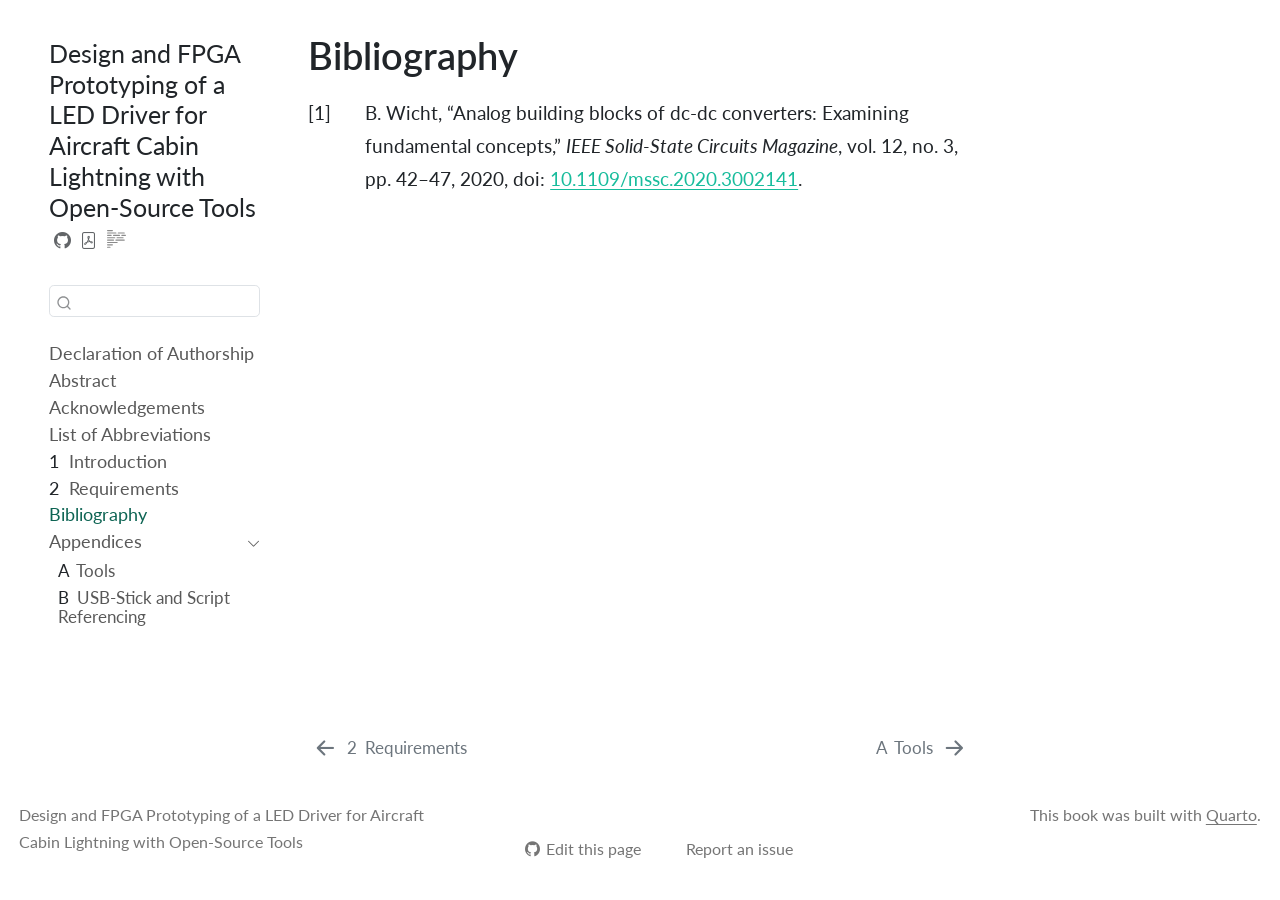
<file: references.html>
<!DOCTYPE html>
<html xmlns="http://www.w3.org/1999/xhtml" lang="en" xml:lang="en"><head>

<meta charset="utf-8">
<meta name="generator" content="quarto-1.10.19">

<meta name="viewport" content="width=device-width, initial-scale=1.0, user-scalable=yes">


<title>Bibliography – Design and FPGA Prototyping of a LED Driver for Aircraft Cabin Lightning with Open-Source Tools</title>
<style>
/* Default styles provided by pandoc.
** See https://pandoc.org/MANUAL.html#variables-for-html for config info.
*/
span.smallcaps{font-variant: small-caps;}
div.columns{display: flex; gap: 1.5em;}
div.column{flex: auto;}
@media screen {
div.columns{gap: min(4vw, 1.5em);}
div.column{overflow-x: auto;}
}
div.hanging-indent{margin-left: 1.5em; text-indent: -1.5em;}
ul.task-list{list-style: none;}
ul.task-list li input[type="checkbox"] {
  width: 0.8em;
  margin: 0 0.8em 0.2em -1em; /* quarto-specific, see https://github.com/quarto-dev/quarto-cli/issues/4556 */ 
  vertical-align: middle;
}
/* CSS for citations */
div.csl-bib-body { }
div.csl-entry {
  clear: both;
}
.hanging-indent div.csl-entry {
  margin-left:2em;
  text-indent:-2em;
}
div.csl-left-margin {
  min-width:2em;
  float:left;
}
div.csl-right-inline {
  margin-left:2em;
  padding-left:1em;
}
div.csl-indent {
  margin-left: 2em;
}</style>


<script src="site_libs/quarto-nav/quarto-nav.js"></script>
<script src="site_libs/quarto-nav/headroom.min.js"></script>
<script src="site_libs/clipboard/clipboard.min.js"></script>
<script src="site_libs/quarto-search/autocomplete.umd.js"></script>
<script src="site_libs/quarto-search/fuse.min.js"></script>
<script src="site_libs/quarto-search/quarto-search.js"></script>
<meta name="quarto:offset" content="./">
<link href="./appendix/appendix_A.html" rel="next">
<link href="./content/02_requirements.html" rel="prev">
<script src="site_libs/quarto-html/quarto.js" type="module"></script>
<script src="site_libs/quarto-html/tabsets/tabsets.js" type="module"></script>
<script src="site_libs/quarto-html/popper.min.js"></script>
<script src="site_libs/quarto-html/tippy.umd.min.js"></script>
<script src="site_libs/quarto-html/anchor.min.js"></script>
<link href="site_libs/quarto-html/tippy.css" rel="stylesheet">
<link href="site_libs/quarto-html/quarto-syntax-highlighting-5c1318cf63eba56dbef7ba16bc7d56f5.css" rel="stylesheet" id="quarto-text-highlighting-styles">
<script src="site_libs/bootstrap/bootstrap.min.js"></script>
<link href="site_libs/bootstrap/bootstrap-icons.css" rel="stylesheet">
<link href="site_libs/bootstrap/bootstrap-9d76ca62eed1c98cead66c40863d9800.min.css" rel="stylesheet" append-hash="true" id="quarto-bootstrap" data-mode="light">
<script id="quarto-search-options" type="application/json">{
  "location": "sidebar",
  "copy-button": false,
  "collapse-after": 3,
  "panel-placement": "start",
  "type": "textbox",
  "limit": 50,
  "keyboard-shortcut": [
    "f",
    "/",
    "s"
  ],
  "show-item-context": false,
  "language": {
    "search-no-results-text": "No results",
    "search-matching-documents-text": "matching documents",
    "search-copy-link-title": "Copy link to search",
    "search-hide-matches-text": "Hide additional matches",
    "search-more-match-text": "more match in this document",
    "search-more-matches-text": "more matches in this document",
    "search-clear-button-title": "Clear",
    "search-text-placeholder": "",
    "search-detached-cancel-button-title": "Cancel",
    "search-submit-button-title": "Submit",
    "search-label": "Search"
  }
}</script>


</head>

<body class="nav-sidebar floating quarto-light">

<div id="quarto-search-results"></div>
  <header id="quarto-header" class="headroom fixed-top">
  <nav class="quarto-secondary-nav">
    <div class="container-fluid d-flex">
      <button type="button" class="quarto-btn-toggle btn" data-bs-toggle="collapse" role="button" data-bs-target=".quarto-sidebar-collapse-item" aria-controls="quarto-sidebar" aria-expanded="false" aria-label="Toggle sidebar navigation" onclick="if (window.quartoToggleHeadroom) { window.quartoToggleHeadroom(); }">
        <i class="bi bi-layout-text-sidebar-reverse"></i>
      </button>
        <nav class="quarto-page-breadcrumbs" aria-label="breadcrumb"><ol class="breadcrumb"><li class="breadcrumb-item"><a href="./references.html">Bibliography</a></li></ol></nav>
        <a class="flex-grow-1" role="navigation" data-bs-toggle="collapse" data-bs-target=".quarto-sidebar-collapse-item" aria-controls="quarto-sidebar" aria-expanded="false" aria-label="Toggle sidebar navigation" onclick="if (window.quartoToggleHeadroom) { window.quartoToggleHeadroom(); }">      
        </a>
      <button type="button" class="btn quarto-search-button" aria-label="Search" onclick="window.quartoOpenSearch();">
        <i class="bi bi-search"></i>
      </button>
    </div>
  </nav>
</header>
<!-- content -->
<div id="quarto-content" class="quarto-container page-columns page-rows-contents page-layout-article">
<!-- sidebar -->
  <nav id="quarto-sidebar" class="sidebar collapse collapse-horizontal quarto-sidebar-collapse-item sidebar-navigation floating overflow-auto">
    <div class="pt-lg-2 mt-2 text-left sidebar-header">
    <div class="sidebar-title mb-0 py-0">
      <a href="./">Design and FPGA Prototyping of a LED Driver for Aircraft Cabin Lightning with Open-Source Tools</a> 
        <div class="sidebar-tools-main tools-wide">
    <a href="https://github.com/snehashree499/thesis_sneha" title="Source Code" class="quarto-navigation-tool px-1" aria-label="Source Code"><i class="bi bi-github"></i></a>
    <a href="./thesis_ssk.pdf" title="Download PDF" class="quarto-navigation-tool px-1" aria-label="Download PDF"><i class="bi bi-file-pdf"></i></a>
  <a href="" class="quarto-reader-toggle quarto-navigation-tool px-1" onclick="window.quartoToggleReader(); return false;" title="Toggle reader mode">
  <div class="quarto-reader-toggle-btn">
  <i class="bi"></i>
  </div>
</a>
</div>
    </div>
      </div>
        <div class="mt-2 flex-shrink-0 align-items-center">
        <div class="sidebar-search">
        <div id="quarto-search" class="" title="Search"></div>
        </div>
        </div>
    <div class="sidebar-menu-container"> 
    <ul class="list-unstyled mt-1">
        <li class="sidebar-item">
  <div class="sidebar-item-container"> 
  <a href="./frontmatter/02-declaration.html" class="sidebar-item-text sidebar-link">
 <span class="menu-text">Declaration of Authorship</span></a>
  </div>
</li>
        <li class="sidebar-item">
  <div class="sidebar-item-container"> 
  <a href="./frontmatter/03-abstract.html" class="sidebar-item-text sidebar-link">
 <span class="menu-text">Abstract</span></a>
  </div>
</li>
        <li class="sidebar-item">
  <div class="sidebar-item-container"> 
  <a href="./frontmatter/04-acknowledgements.html" class="sidebar-item-text sidebar-link">
 <span class="menu-text">Acknowledgements</span></a>
  </div>
</li>
        <li class="sidebar-item">
  <div class="sidebar-item-container"> 
  <a href="./index.html" class="sidebar-item-text sidebar-link">
 <span class="menu-text">List of Abbreviations</span></a>
  </div>
</li>
        <li class="sidebar-item">
  <div class="sidebar-item-container"> 
  <a href="./content/01_introduction.html" class="sidebar-item-text sidebar-link">
 <span class="menu-text"><span class="chapter-number">1</span>&nbsp; <span class="chapter-title">Introduction</span></span></a>
  </div>
</li>
        <li class="sidebar-item">
  <div class="sidebar-item-container"> 
  <a href="./content/02_requirements.html" class="sidebar-item-text sidebar-link">
 <span class="menu-text"><span class="chapter-number">2</span>&nbsp; <span class="chapter-title">Requirements</span></span></a>
  </div>
</li>
        <li class="sidebar-item">
  <div class="sidebar-item-container"> 
  <a href="./references.html" class="sidebar-item-text sidebar-link active">
 <span class="menu-text">Bibliography</span></a>
  </div>
</li>
        <li class="sidebar-item sidebar-item-section">
      <div class="sidebar-item-container"> 
            <a class="sidebar-item-text sidebar-link text-start" data-bs-toggle="collapse" data-bs-target="#quarto-sidebar-section-1" role="navigation" aria-expanded="true">
 <span class="menu-text">Appendices</span></a>
          <a class="sidebar-item-toggle text-start" data-bs-toggle="collapse" data-bs-target="#quarto-sidebar-section-1" role="navigation" aria-expanded="true" aria-label="Toggle section">
            <i class="bi bi-chevron-right ms-2"></i>
          </a> 
      </div>
      <ul id="quarto-sidebar-section-1" class="collapse list-unstyled sidebar-section depth1 show">  
          <li class="sidebar-item">
  <div class="sidebar-item-container"> 
  <a href="./appendix/appendix_A.html" class="sidebar-item-text sidebar-link">
 <span class="menu-text"><span class="chapter-number">A</span>&nbsp; <span class="chapter-title">Tools</span></span></a>
  </div>
</li>
          <li class="sidebar-item">
  <div class="sidebar-item-container"> 
  <a href="./appendix/appendix_B.html" class="sidebar-item-text sidebar-link">
 <span class="menu-text"><span class="chapter-number">B</span>&nbsp; <span class="chapter-title">USB-Stick and Script Referencing</span></span></a>
  </div>
</li>
      </ul>
  </li>
    </ul>
    </div>
</nav>
<div id="quarto-sidebar-glass" class="quarto-sidebar-collapse-item" data-bs-toggle="collapse" data-bs-target=".quarto-sidebar-collapse-item"></div>
<!-- margin-sidebar -->
    <div id="quarto-margin-sidebar" class="sidebar margin-sidebar zindex-bottom">
        
    </div>
<!-- main -->
<main class="content" id="quarto-document-content">

<header id="title-block-header" class="quarto-title-block default">
<div class="quarto-title">
<h1 class="title">Bibliography</h1>
</div>



<div class="quarto-title-meta">

    
  
    
  </div>
  


</header>


<div id="refs" class="references csl-bib-body" data-entry-spacing="0" role="list">
<div id="ref-wicht2020" class="csl-entry" role="listitem">
<div class="csl-left-margin">[1] </div><div class="csl-right-inline">B.
Wicht, <span>“Analog building blocks of dc-dc converters: Examining
fundamental concepts,”</span> <em><span>IEEE</span> Solid-State Circuits
Magazine</em>, vol. 12, no. 3, pp. 42–47, 2020, doi: <a href="https://doi.org/10.1109/mssc.2020.3002141">10.1109/mssc.2020.3002141</a>.</div>
</div>
</div>



</main> <!-- /main -->
<script id="quarto-html-after-body" type="application/javascript">
  window.document.addEventListener("DOMContentLoaded", function (event) {
    const icon = "";
    const anchorJS = new window.AnchorJS();
    anchorJS.options = {
      placement: 'right',
      icon: icon
    };
    anchorJS.add('.anchored');
    const isCodeAnnotation = (el) => {
      for (const clz of el.classList) {
        if (clz.startsWith('code-annotation-')) {                     
          return true;
        }
      }
      return false;
    }
    const onCopySuccess = function(e) {
      // button target
      const button = e.trigger;
      // don't keep focus
      button.blur();
      // flash "checked"
      button.classList.add('code-copy-button-checked');
      var currentTitle = button.getAttribute("title");
      button.setAttribute("title", "Copied!");
      let tooltip;
      if (window.bootstrap) {
        button.setAttribute("data-bs-toggle", "tooltip");
        button.setAttribute("data-bs-placement", "left");
        button.setAttribute("data-bs-title", "Copied!");
        tooltip = new bootstrap.Tooltip(button, 
          { trigger: "manual", 
            customClass: "code-copy-button-tooltip",
            offset: [0, -8]});
        tooltip.show();    
      }
      setTimeout(function() {
        if (tooltip) {
          tooltip.hide();
          button.removeAttribute("data-bs-title");
          button.removeAttribute("data-bs-toggle");
          button.removeAttribute("data-bs-placement");
        }
        button.setAttribute("title", currentTitle);
        button.classList.remove('code-copy-button-checked');
      }, 1000);
      // clear code selection
      e.clearSelection();
    }
    const getTextToCopy = function(trigger) {
      const outerScaffold = trigger.parentElement.cloneNode(true);
      const codeEl = outerScaffold.querySelector('code');
      for (const childEl of codeEl.children) {
        if (isCodeAnnotation(childEl)) {
          childEl.remove();
        }
      }
      return codeEl.innerText;
    }
    const clipboard = new window.ClipboardJS('.code-copy-button:not([data-in-quarto-modal])', {
      text: getTextToCopy
    });
    clipboard.on('success', onCopySuccess);
    if (window.document.getElementById('quarto-embedded-source-code-modal')) {
      const clipboardModal = new window.ClipboardJS('.code-copy-button[data-in-quarto-modal]', {
        text: getTextToCopy,
        container: window.document.getElementById('quarto-embedded-source-code-modal')
      });
      clipboardModal.on('success', onCopySuccess);
    }
      var localhostRegex = new RegExp(/^(?:http|https):\/\/localhost\:?[0-9]*\//);
      var mailtoRegex = new RegExp(/^mailto:/);
        var filterRegex = new RegExp('/' + window.location.host + '/');
      var isInternal = (href) => {
          return filterRegex.test(href) || localhostRegex.test(href) || mailtoRegex.test(href);
      }
      // Inspect non-navigation links and adorn them if external
     var links = window.document.querySelectorAll('a[href]:not(.nav-link):not(.navbar-brand):not(.toc-action):not(.sidebar-link):not(.sidebar-item-toggle):not(.pagination-link):not(.no-external):not([aria-hidden]):not(.dropdown-item):not(.quarto-navigation-tool):not(.about-link)');
      for (var i=0; i<links.length; i++) {
        const link = links[i];
        if (!isInternal(link.href)) {
          // undo the damage that might have been done by quarto-nav.js in the case of
          // links that we want to consider external
          if (link.dataset.originalHref !== undefined) {
            link.href = link.dataset.originalHref;
          }
        }
      }
    function tippyHover(el, contentFn, onTriggerFn, onUntriggerFn) {
      const config = {
        allowHTML: true,
        maxWidth: 500,
        delay: 100,
        arrow: false,
        appendTo: function(el) {
            return el.parentElement;
        },
        interactive: true,
        interactiveBorder: 10,
        theme: 'quarto',
        placement: 'bottom-start',
      };
      if (contentFn) {
        config.content = contentFn;
      }
      if (onTriggerFn) {
        config.onTrigger = onTriggerFn;
      }
      if (onUntriggerFn) {
        config.onUntrigger = onUntriggerFn;
      }
      window.tippy(el, config); 
    }
    const noterefs = window.document.querySelectorAll('a[role="doc-noteref"]');
    for (var i=0; i<noterefs.length; i++) {
      const ref = noterefs[i];
      tippyHover(ref, function() {
        // use id or data attribute instead here
        let href = ref.getAttribute('data-footnote-href') || ref.getAttribute('href');
        try { href = new URL(href).hash; } catch {}
        const id = href.replace(/^#\/?/, "");
        const note = window.document.getElementById(id);
        if (note) {
          return note.innerHTML;
        } else {
          return "";
        }
      });
    }
    const xrefs = window.document.querySelectorAll('a.quarto-xref');
    const processXRef = (id, note) => {
      // Strip column container classes
      const stripColumnClz = (el) => {
        el.classList.remove("page-full", "page-columns");
        if (el.children) {
          for (const child of el.children) {
            stripColumnClz(child);
          }
        }
      }
      stripColumnClz(note)
      if (id === null || id.startsWith('sec-')) {
        // Special case sections, only their first couple elements
        const container = document.createElement("div");
        if (note.children && note.children.length > 2) {
          container.appendChild(note.children[0].cloneNode(true));
          for (let i = 1; i < note.children.length; i++) {
            const child = note.children[i];
            if (child.tagName === "P" && child.innerText === "") {
              continue;
            } else {
              container.appendChild(child.cloneNode(true));
              break;
            }
          }
          if (window.Quarto?.typesetMath) {
            window.Quarto.typesetMath(container);
          }
          return container.innerHTML
        } else {
          if (window.Quarto?.typesetMath) {
            window.Quarto.typesetMath(note);
          }
          return note.innerHTML;
        }
      } else {
        // Remove any anchor links if they are present
        const anchorLink = note.querySelector('a.anchorjs-link');
        if (anchorLink) {
          anchorLink.remove();
        }
        if (window.Quarto?.typesetMath) {
          window.Quarto.typesetMath(note);
        }
        if (note.classList.contains("callout")) {
          return note.outerHTML;
        } else {
          return note.innerHTML;
        }
      }
    }
    for (var i=0; i<xrefs.length; i++) {
      const xref = xrefs[i];
      tippyHover(xref, undefined, function(instance) {
        instance.disable();
        let url = xref.getAttribute('href');
        let hash = undefined; 
        if (url.startsWith('#')) {
          hash = url;
        } else {
          try { hash = new URL(url).hash; } catch {}
        }
        if (hash) {
          const id = hash.replace(/^#\/?/, "");
          const note = window.document.getElementById(id);
          if (note !== null) {
            try {
              const html = processXRef(id, note.cloneNode(true));
              instance.setContent(html);
            } finally {
              instance.enable();
              instance.show();
            }
          } else {
            // See if we can fetch this
            fetch(url.split('#')[0])
            .then(res => res.text())
            .then(html => {
              const parser = new DOMParser();
              const htmlDoc = parser.parseFromString(html, "text/html");
              const note = htmlDoc.getElementById(id);
              if (note !== null) {
                const html = processXRef(id, note);
                instance.setContent(html);
              } 
            }).finally(() => {
              instance.enable();
              instance.show();
            });
          }
        } else {
          // See if we can fetch a full url (with no hash to target)
          // This is a special case and we should probably do some content thinning / targeting
          fetch(url)
          .then(res => res.text())
          .then(html => {
            const parser = new DOMParser();
            const htmlDoc = parser.parseFromString(html, "text/html");
            const note = htmlDoc.querySelector('main.content');
            if (note !== null) {
              // This should only happen for chapter cross references
              // (since there is no id in the URL)
              // remove the first header
              if (note.children.length > 0 && note.children[0].tagName === "HEADER") {
                note.children[0].remove();
              }
              const html = processXRef(null, note);
              instance.setContent(html);
            } 
          }).finally(() => {
            instance.enable();
            instance.show();
          });
        }
      }, function(instance) {
      });
    }
        let selectedAnnoteEl;
        const selectorForAnnotation = ( cell, annotation) => {
          let cellAttr = 'data-code-cell="' + cell + '"';
          let lineAttr = 'data-code-annotation="' +  annotation + '"';
          const selector = 'span[' + cellAttr + '][' + lineAttr + ']';
          return selector;
        }
        const selectCodeLines = (annoteEl) => {
          const doc = window.document;
          const targetCell = annoteEl.getAttribute("data-target-cell");
          const targetAnnotation = annoteEl.getAttribute("data-target-annotation");
          const annoteSpan = window.document.querySelector(selectorForAnnotation(targetCell, targetAnnotation));
          const lines = annoteSpan.getAttribute("data-code-lines").split(",");
          const lineIds = lines.map((line) => {
            return targetCell + "-" + line;
          })
          let top = null;
          let height = null;
          let parent = null;
          if (lineIds.length > 0) {
              //compute the position of the single el (top and bottom and make a div)
              const el = window.document.getElementById(lineIds[0]);
              top = el.offsetTop;
              height = el.offsetHeight;
              parent = el.parentElement.parentElement;
            if (lineIds.length > 1) {
              const lastEl = window.document.getElementById(lineIds[lineIds.length - 1]);
              const bottom = lastEl.offsetTop + lastEl.offsetHeight;
              height = bottom - top;
            }
            if (top !== null && height !== null && parent !== null) {
              // cook up a div (if necessary) and position it 
              let div = window.document.getElementById("code-annotation-line-highlight");
              if (div === null) {
                div = window.document.createElement("div");
                div.setAttribute("id", "code-annotation-line-highlight");
                div.style.position = 'absolute';
                parent.appendChild(div);
              }
              div.style.top = top - 2 + "px";
              div.style.height = height + 4 + "px";
              div.style.left = 0;
              let gutterDiv = window.document.getElementById("code-annotation-line-highlight-gutter");
              if (gutterDiv === null) {
                gutterDiv = window.document.createElement("div");
                gutterDiv.setAttribute("id", "code-annotation-line-highlight-gutter");
                gutterDiv.style.position = 'absolute';
                const codeCell = window.document.getElementById(targetCell);
                const gutter = codeCell.querySelector('.code-annotation-gutter');
                gutter.appendChild(gutterDiv);
              }
              gutterDiv.style.top = top - 2 + "px";
              gutterDiv.style.height = height + 4 + "px";
            }
            selectedAnnoteEl = annoteEl;
          }
        };
        const unselectCodeLines = () => {
          const elementsIds = ["code-annotation-line-highlight", "code-annotation-line-highlight-gutter"];
          elementsIds.forEach((elId) => {
            const div = window.document.getElementById(elId);
            if (div) {
              div.remove();
            }
          });
          selectedAnnoteEl = undefined;
        };
          // Handle positioning of the toggle
      window.addEventListener(
        "resize",
        throttle(() => {
          elRect = undefined;
          if (selectedAnnoteEl) {
            selectCodeLines(selectedAnnoteEl);
          }
        }, 10)
      );
      function throttle(fn, ms) {
      let throttle = false;
      let timer;
        return (...args) => {
          if(!throttle) { // first call gets through
              fn.apply(this, args);
              throttle = true;
          } else { // all the others get throttled
              if(timer) clearTimeout(timer); // cancel #2
              timer = setTimeout(() => {
                fn.apply(this, args);
                timer = throttle = false;
              }, ms);
          }
        };
      }
        // Attach click handler to the DT
        const annoteDls = window.document.querySelectorAll('dt[data-target-cell]');
        for (const annoteDlNode of annoteDls) {
          annoteDlNode.addEventListener('click', (event) => {
            const clickedEl = event.target;
            if (clickedEl !== selectedAnnoteEl) {
              unselectCodeLines();
              const activeEl = window.document.querySelector('dt[data-target-cell].code-annotation-active');
              if (activeEl) {
                activeEl.classList.remove('code-annotation-active');
              }
              selectCodeLines(clickedEl);
              clickedEl.classList.add('code-annotation-active');
            } else {
              // Unselect the line
              unselectCodeLines();
              clickedEl.classList.remove('code-annotation-active');
            }
          });
        }
    const findCites = (el) => {
      const parentEl = el.parentElement;
      if (parentEl) {
        const cites = parentEl.dataset.cites;
        if (cites) {
          return {
            el,
            cites: cites.split(' ')
          };
        } else {
          return findCites(el.parentElement)
        }
      } else {
        return undefined;
      }
    };
    var bibliorefs = window.document.querySelectorAll('a[role="doc-biblioref"]');
    for (var i=0; i<bibliorefs.length; i++) {
      const ref = bibliorefs[i];
      const citeInfo = findCites(ref);
      if (citeInfo) {
        tippyHover(citeInfo.el, function() {
          var popup = window.document.createElement('div');
          citeInfo.cites.forEach(function(cite) {
            var citeDiv = window.document.createElement('div');
            citeDiv.classList.add('hanging-indent');
            citeDiv.classList.add('csl-entry');
            var biblioDiv = window.document.getElementById('ref-' + cite);
            if (biblioDiv) {
              citeDiv.innerHTML = biblioDiv.innerHTML;
            }
            popup.appendChild(citeDiv);
          });
          return popup.innerHTML;
        });
      }
    }
  });
  </script>
<nav class="page-navigation">
  <div class="nav-page nav-page-previous">
      <a href="./content/02_requirements.html" class="pagination-link" aria-label="Requirements">
        <i class="bi bi-arrow-left-short"></i> <span class="nav-page-text"><span class="chapter-number">2</span>&nbsp; <span class="chapter-title">Requirements</span></span>
      </a>          
  </div>
  <div class="nav-page nav-page-next">
      <a href="./appendix/appendix_A.html" class="pagination-link" aria-label="Tools">
        <span class="nav-page-text"><span class="chapter-number">A</span>&nbsp; <span class="chapter-title">Tools</span></span> <i class="bi bi-arrow-right-short"></i>
      </a>
  </div>
</nav>
</div> <!-- /content -->
<footer class="footer">
  <div class="nav-footer">
    <div class="nav-footer-left">
<p>Design and FPGA Prototyping of a LED Driver for Aircraft Cabin Lightning with Open-Source Tools</p>
</div>   
    <div class="nav-footer-center">
      &nbsp;
    <div class="toc-actions"><ul><li><a href="https://github.com/snehashree499/thesis_sneha/edit/main/references.qmd" class="toc-action"><i class="bi bi-github"></i>Edit this page</a></li><li><a href="https://github.com/snehashree499/thesis_sneha/issues/new" class="toc-action"><i class="bi empty"></i>Report an issue</a></li></ul></div></div>
    <div class="nav-footer-right">
<p>This book was built with <a href="https://quarto.org/">Quarto</a>.</p>
</div>
  </div>
</footer>




</body></html>
</file>
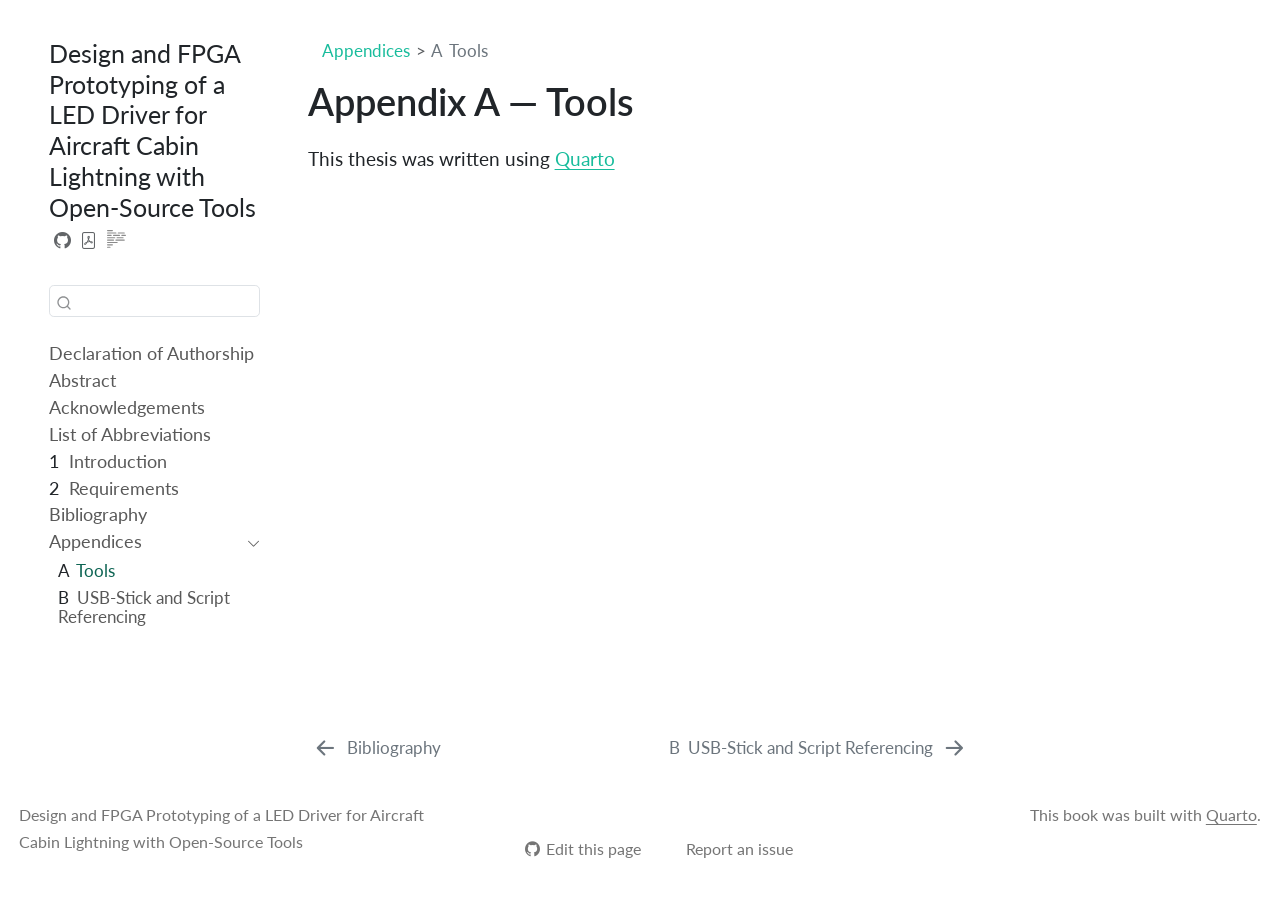
<file: appendix/appendix_A.html>
<!DOCTYPE html>
<html xmlns="http://www.w3.org/1999/xhtml" lang="en" xml:lang="en"><head>

<meta charset="utf-8">
<meta name="generator" content="quarto-1.10.19">

<meta name="viewport" content="width=device-width, initial-scale=1.0, user-scalable=yes">


<title>Appendix A — Tools – Design and FPGA Prototyping of a LED Driver for Aircraft Cabin Lightning with Open-Source Tools</title>
<style>
/* Default styles provided by pandoc.
** See https://pandoc.org/MANUAL.html#variables-for-html for config info.
*/
span.smallcaps{font-variant: small-caps;}
div.columns{display: flex; gap: 1.5em;}
div.column{flex: auto;}
@media screen {
div.columns{gap: min(4vw, 1.5em);}
div.column{overflow-x: auto;}
}
div.hanging-indent{margin-left: 1.5em; text-indent: -1.5em;}
ul.task-list{list-style: none;}
ul.task-list li input[type="checkbox"] {
  width: 0.8em;
  margin: 0 0.8em 0.2em -1em; /* quarto-specific, see https://github.com/quarto-dev/quarto-cli/issues/4556 */ 
  vertical-align: middle;
}
</style>


<script src="../site_libs/quarto-nav/quarto-nav.js"></script>
<script src="../site_libs/quarto-nav/headroom.min.js"></script>
<script src="../site_libs/clipboard/clipboard.min.js"></script>
<script src="../site_libs/quarto-search/autocomplete.umd.js"></script>
<script src="../site_libs/quarto-search/fuse.min.js"></script>
<script src="../site_libs/quarto-search/quarto-search.js"></script>
<meta name="quarto:offset" content="../">
<link href="../appendix/appendix_B.html" rel="next">
<link href="../references.html" rel="prev">
<script src="../site_libs/quarto-html/quarto.js" type="module"></script>
<script src="../site_libs/quarto-html/tabsets/tabsets.js" type="module"></script>
<script src="../site_libs/quarto-html/popper.min.js"></script>
<script src="../site_libs/quarto-html/tippy.umd.min.js"></script>
<script src="../site_libs/quarto-html/anchor.min.js"></script>
<link href="../site_libs/quarto-html/tippy.css" rel="stylesheet">
<link href="../site_libs/quarto-html/quarto-syntax-highlighting-5c1318cf63eba56dbef7ba16bc7d56f5.css" rel="stylesheet" id="quarto-text-highlighting-styles">
<script src="../site_libs/bootstrap/bootstrap.min.js"></script>
<link href="../site_libs/bootstrap/bootstrap-icons.css" rel="stylesheet">
<link href="../site_libs/bootstrap/bootstrap-9d76ca62eed1c98cead66c40863d9800.min.css" rel="stylesheet" append-hash="true" id="quarto-bootstrap" data-mode="light">
<script id="quarto-search-options" type="application/json">{
  "location": "sidebar",
  "copy-button": false,
  "collapse-after": 3,
  "panel-placement": "start",
  "type": "textbox",
  "limit": 50,
  "keyboard-shortcut": [
    "f",
    "/",
    "s"
  ],
  "show-item-context": false,
  "language": {
    "search-no-results-text": "No results",
    "search-matching-documents-text": "matching documents",
    "search-copy-link-title": "Copy link to search",
    "search-hide-matches-text": "Hide additional matches",
    "search-more-match-text": "more match in this document",
    "search-more-matches-text": "more matches in this document",
    "search-clear-button-title": "Clear",
    "search-text-placeholder": "",
    "search-detached-cancel-button-title": "Cancel",
    "search-submit-button-title": "Submit",
    "search-label": "Search"
  }
}</script>


</head>

<body class="nav-sidebar floating quarto-light">

<div id="quarto-search-results"></div>
  <header id="quarto-header" class="headroom fixed-top">
  <nav class="quarto-secondary-nav">
    <div class="container-fluid d-flex">
      <button type="button" class="quarto-btn-toggle btn" data-bs-toggle="collapse" role="button" data-bs-target=".quarto-sidebar-collapse-item" aria-controls="quarto-sidebar" aria-expanded="false" aria-label="Toggle sidebar navigation" onclick="if (window.quartoToggleHeadroom) { window.quartoToggleHeadroom(); }">
        <i class="bi bi-layout-text-sidebar-reverse"></i>
      </button>
        <nav class="quarto-page-breadcrumbs" aria-label="breadcrumb"><ol class="breadcrumb"><li class="breadcrumb-item"><a href="../appendix/appendix_A.html">Appendices</a></li><li class="breadcrumb-item"><a href="../appendix/appendix_A.html"><span class="chapter-number">A</span>&nbsp; <span class="chapter-title">Tools</span></a></li></ol></nav>
        <a class="flex-grow-1" role="navigation" data-bs-toggle="collapse" data-bs-target=".quarto-sidebar-collapse-item" aria-controls="quarto-sidebar" aria-expanded="false" aria-label="Toggle sidebar navigation" onclick="if (window.quartoToggleHeadroom) { window.quartoToggleHeadroom(); }">      
        </a>
      <button type="button" class="btn quarto-search-button" aria-label="Search" onclick="window.quartoOpenSearch();">
        <i class="bi bi-search"></i>
      </button>
    </div>
  </nav>
</header>
<!-- content -->
<div id="quarto-content" class="quarto-container page-columns page-rows-contents page-layout-article">
<!-- sidebar -->
  <nav id="quarto-sidebar" class="sidebar collapse collapse-horizontal quarto-sidebar-collapse-item sidebar-navigation floating overflow-auto">
    <div class="pt-lg-2 mt-2 text-left sidebar-header">
    <div class="sidebar-title mb-0 py-0">
      <a href="../">Design and FPGA Prototyping of a LED Driver for Aircraft Cabin Lightning with Open-Source Tools</a> 
        <div class="sidebar-tools-main tools-wide">
    <a href="https://github.com/snehashree499/thesis_sneha" title="Source Code" class="quarto-navigation-tool px-1" aria-label="Source Code"><i class="bi bi-github"></i></a>
    <a href="../thesis_ssk.pdf" title="Download PDF" class="quarto-navigation-tool px-1" aria-label="Download PDF"><i class="bi bi-file-pdf"></i></a>
  <a href="" class="quarto-reader-toggle quarto-navigation-tool px-1" onclick="window.quartoToggleReader(); return false;" title="Toggle reader mode">
  <div class="quarto-reader-toggle-btn">
  <i class="bi"></i>
  </div>
</a>
</div>
    </div>
      </div>
        <div class="mt-2 flex-shrink-0 align-items-center">
        <div class="sidebar-search">
        <div id="quarto-search" class="" title="Search"></div>
        </div>
        </div>
    <div class="sidebar-menu-container"> 
    <ul class="list-unstyled mt-1">
        <li class="sidebar-item">
  <div class="sidebar-item-container"> 
  <a href="../frontmatter/02-declaration.html" class="sidebar-item-text sidebar-link">
 <span class="menu-text">Declaration of Authorship</span></a>
  </div>
</li>
        <li class="sidebar-item">
  <div class="sidebar-item-container"> 
  <a href="../frontmatter/03-abstract.html" class="sidebar-item-text sidebar-link">
 <span class="menu-text">Abstract</span></a>
  </div>
</li>
        <li class="sidebar-item">
  <div class="sidebar-item-container"> 
  <a href="../frontmatter/04-acknowledgements.html" class="sidebar-item-text sidebar-link">
 <span class="menu-text">Acknowledgements</span></a>
  </div>
</li>
        <li class="sidebar-item">
  <div class="sidebar-item-container"> 
  <a href="../index.html" class="sidebar-item-text sidebar-link">
 <span class="menu-text">List of Abbreviations</span></a>
  </div>
</li>
        <li class="sidebar-item">
  <div class="sidebar-item-container"> 
  <a href="../content/01_introduction.html" class="sidebar-item-text sidebar-link">
 <span class="menu-text"><span class="chapter-number">1</span>&nbsp; <span class="chapter-title">Introduction</span></span></a>
  </div>
</li>
        <li class="sidebar-item">
  <div class="sidebar-item-container"> 
  <a href="../content/02_requirements.html" class="sidebar-item-text sidebar-link">
 <span class="menu-text"><span class="chapter-number">2</span>&nbsp; <span class="chapter-title">Requirements</span></span></a>
  </div>
</li>
        <li class="sidebar-item">
  <div class="sidebar-item-container"> 
  <a href="../references.html" class="sidebar-item-text sidebar-link">
 <span class="menu-text">Bibliography</span></a>
  </div>
</li>
        <li class="sidebar-item sidebar-item-section">
      <div class="sidebar-item-container"> 
            <a class="sidebar-item-text sidebar-link text-start" data-bs-toggle="collapse" data-bs-target="#quarto-sidebar-section-1" role="navigation" aria-expanded="true">
 <span class="menu-text">Appendices</span></a>
          <a class="sidebar-item-toggle text-start" data-bs-toggle="collapse" data-bs-target="#quarto-sidebar-section-1" role="navigation" aria-expanded="true" aria-label="Toggle section">
            <i class="bi bi-chevron-right ms-2"></i>
          </a> 
      </div>
      <ul id="quarto-sidebar-section-1" class="collapse list-unstyled sidebar-section depth1 show">  
          <li class="sidebar-item">
  <div class="sidebar-item-container"> 
  <a href="../appendix/appendix_A.html" class="sidebar-item-text sidebar-link active">
 <span class="menu-text"><span class="chapter-number">A</span>&nbsp; <span class="chapter-title">Tools</span></span></a>
  </div>
</li>
          <li class="sidebar-item">
  <div class="sidebar-item-container"> 
  <a href="../appendix/appendix_B.html" class="sidebar-item-text sidebar-link">
 <span class="menu-text"><span class="chapter-number">B</span>&nbsp; <span class="chapter-title">USB-Stick and Script Referencing</span></span></a>
  </div>
</li>
      </ul>
  </li>
    </ul>
    </div>
</nav>
<div id="quarto-sidebar-glass" class="quarto-sidebar-collapse-item" data-bs-toggle="collapse" data-bs-target=".quarto-sidebar-collapse-item"></div>
<!-- margin-sidebar -->
    <div id="quarto-margin-sidebar" class="sidebar margin-sidebar zindex-bottom">
        
    </div>
<!-- main -->
<main class="content" id="quarto-document-content">

<header id="title-block-header" class="quarto-title-block default"><nav class="quarto-page-breadcrumbs quarto-title-breadcrumbs d-none d-lg-block" aria-label="breadcrumb"><ol class="breadcrumb"><li class="breadcrumb-item"><a href="../appendix/appendix_A.html">Appendices</a></li><li class="breadcrumb-item"><a href="../appendix/appendix_A.html"><span class="chapter-number">A</span>&nbsp; <span class="chapter-title">Tools</span></a></li></ol></nav>
<div class="quarto-title">
<h1 class="title"><span id="sec-tools" class="quarto-section-identifier">Appendix A — Tools</span></h1>
</div>



<div class="quarto-title-meta">

    
  
    
  </div>
  


</header>


<p>This thesis was written using <a href="https://quarto.org/">Quarto</a></p>



</main> <!-- /main -->
<script id="quarto-html-after-body" type="application/javascript">
  window.document.addEventListener("DOMContentLoaded", function (event) {
    const icon = "";
    const anchorJS = new window.AnchorJS();
    anchorJS.options = {
      placement: 'right',
      icon: icon
    };
    anchorJS.add('.anchored');
    const isCodeAnnotation = (el) => {
      for (const clz of el.classList) {
        if (clz.startsWith('code-annotation-')) {                     
          return true;
        }
      }
      return false;
    }
    const onCopySuccess = function(e) {
      // button target
      const button = e.trigger;
      // don't keep focus
      button.blur();
      // flash "checked"
      button.classList.add('code-copy-button-checked');
      var currentTitle = button.getAttribute("title");
      button.setAttribute("title", "Copied!");
      let tooltip;
      if (window.bootstrap) {
        button.setAttribute("data-bs-toggle", "tooltip");
        button.setAttribute("data-bs-placement", "left");
        button.setAttribute("data-bs-title", "Copied!");
        tooltip = new bootstrap.Tooltip(button, 
          { trigger: "manual", 
            customClass: "code-copy-button-tooltip",
            offset: [0, -8]});
        tooltip.show();    
      }
      setTimeout(function() {
        if (tooltip) {
          tooltip.hide();
          button.removeAttribute("data-bs-title");
          button.removeAttribute("data-bs-toggle");
          button.removeAttribute("data-bs-placement");
        }
        button.setAttribute("title", currentTitle);
        button.classList.remove('code-copy-button-checked');
      }, 1000);
      // clear code selection
      e.clearSelection();
    }
    const getTextToCopy = function(trigger) {
      const outerScaffold = trigger.parentElement.cloneNode(true);
      const codeEl = outerScaffold.querySelector('code');
      for (const childEl of codeEl.children) {
        if (isCodeAnnotation(childEl)) {
          childEl.remove();
        }
      }
      return codeEl.innerText;
    }
    const clipboard = new window.ClipboardJS('.code-copy-button:not([data-in-quarto-modal])', {
      text: getTextToCopy
    });
    clipboard.on('success', onCopySuccess);
    if (window.document.getElementById('quarto-embedded-source-code-modal')) {
      const clipboardModal = new window.ClipboardJS('.code-copy-button[data-in-quarto-modal]', {
        text: getTextToCopy,
        container: window.document.getElementById('quarto-embedded-source-code-modal')
      });
      clipboardModal.on('success', onCopySuccess);
    }
      var localhostRegex = new RegExp(/^(?:http|https):\/\/localhost\:?[0-9]*\//);
      var mailtoRegex = new RegExp(/^mailto:/);
        var filterRegex = new RegExp('/' + window.location.host + '/');
      var isInternal = (href) => {
          return filterRegex.test(href) || localhostRegex.test(href) || mailtoRegex.test(href);
      }
      // Inspect non-navigation links and adorn them if external
     var links = window.document.querySelectorAll('a[href]:not(.nav-link):not(.navbar-brand):not(.toc-action):not(.sidebar-link):not(.sidebar-item-toggle):not(.pagination-link):not(.no-external):not([aria-hidden]):not(.dropdown-item):not(.quarto-navigation-tool):not(.about-link)');
      for (var i=0; i<links.length; i++) {
        const link = links[i];
        if (!isInternal(link.href)) {
          // undo the damage that might have been done by quarto-nav.js in the case of
          // links that we want to consider external
          if (link.dataset.originalHref !== undefined) {
            link.href = link.dataset.originalHref;
          }
        }
      }
    function tippyHover(el, contentFn, onTriggerFn, onUntriggerFn) {
      const config = {
        allowHTML: true,
        maxWidth: 500,
        delay: 100,
        arrow: false,
        appendTo: function(el) {
            return el.parentElement;
        },
        interactive: true,
        interactiveBorder: 10,
        theme: 'quarto',
        placement: 'bottom-start',
      };
      if (contentFn) {
        config.content = contentFn;
      }
      if (onTriggerFn) {
        config.onTrigger = onTriggerFn;
      }
      if (onUntriggerFn) {
        config.onUntrigger = onUntriggerFn;
      }
      window.tippy(el, config); 
    }
    const noterefs = window.document.querySelectorAll('a[role="doc-noteref"]');
    for (var i=0; i<noterefs.length; i++) {
      const ref = noterefs[i];
      tippyHover(ref, function() {
        // use id or data attribute instead here
        let href = ref.getAttribute('data-footnote-href') || ref.getAttribute('href');
        try { href = new URL(href).hash; } catch {}
        const id = href.replace(/^#\/?/, "");
        const note = window.document.getElementById(id);
        if (note) {
          return note.innerHTML;
        } else {
          return "";
        }
      });
    }
    const xrefs = window.document.querySelectorAll('a.quarto-xref');
    const processXRef = (id, note) => {
      // Strip column container classes
      const stripColumnClz = (el) => {
        el.classList.remove("page-full", "page-columns");
        if (el.children) {
          for (const child of el.children) {
            stripColumnClz(child);
          }
        }
      }
      stripColumnClz(note)
      if (id === null || id.startsWith('sec-')) {
        // Special case sections, only their first couple elements
        const container = document.createElement("div");
        if (note.children && note.children.length > 2) {
          container.appendChild(note.children[0].cloneNode(true));
          for (let i = 1; i < note.children.length; i++) {
            const child = note.children[i];
            if (child.tagName === "P" && child.innerText === "") {
              continue;
            } else {
              container.appendChild(child.cloneNode(true));
              break;
            }
          }
          if (window.Quarto?.typesetMath) {
            window.Quarto.typesetMath(container);
          }
          return container.innerHTML
        } else {
          if (window.Quarto?.typesetMath) {
            window.Quarto.typesetMath(note);
          }
          return note.innerHTML;
        }
      } else {
        // Remove any anchor links if they are present
        const anchorLink = note.querySelector('a.anchorjs-link');
        if (anchorLink) {
          anchorLink.remove();
        }
        if (window.Quarto?.typesetMath) {
          window.Quarto.typesetMath(note);
        }
        if (note.classList.contains("callout")) {
          return note.outerHTML;
        } else {
          return note.innerHTML;
        }
      }
    }
    for (var i=0; i<xrefs.length; i++) {
      const xref = xrefs[i];
      tippyHover(xref, undefined, function(instance) {
        instance.disable();
        let url = xref.getAttribute('href');
        let hash = undefined; 
        if (url.startsWith('#')) {
          hash = url;
        } else {
          try { hash = new URL(url).hash; } catch {}
        }
        if (hash) {
          const id = hash.replace(/^#\/?/, "");
          const note = window.document.getElementById(id);
          if (note !== null) {
            try {
              const html = processXRef(id, note.cloneNode(true));
              instance.setContent(html);
            } finally {
              instance.enable();
              instance.show();
            }
          } else {
            // See if we can fetch this
            fetch(url.split('#')[0])
            .then(res => res.text())
            .then(html => {
              const parser = new DOMParser();
              const htmlDoc = parser.parseFromString(html, "text/html");
              const note = htmlDoc.getElementById(id);
              if (note !== null) {
                const html = processXRef(id, note);
                instance.setContent(html);
              } 
            }).finally(() => {
              instance.enable();
              instance.show();
            });
          }
        } else {
          // See if we can fetch a full url (with no hash to target)
          // This is a special case and we should probably do some content thinning / targeting
          fetch(url)
          .then(res => res.text())
          .then(html => {
            const parser = new DOMParser();
            const htmlDoc = parser.parseFromString(html, "text/html");
            const note = htmlDoc.querySelector('main.content');
            if (note !== null) {
              // This should only happen for chapter cross references
              // (since there is no id in the URL)
              // remove the first header
              if (note.children.length > 0 && note.children[0].tagName === "HEADER") {
                note.children[0].remove();
              }
              const html = processXRef(null, note);
              instance.setContent(html);
            } 
          }).finally(() => {
            instance.enable();
            instance.show();
          });
        }
      }, function(instance) {
      });
    }
        let selectedAnnoteEl;
        const selectorForAnnotation = ( cell, annotation) => {
          let cellAttr = 'data-code-cell="' + cell + '"';
          let lineAttr = 'data-code-annotation="' +  annotation + '"';
          const selector = 'span[' + cellAttr + '][' + lineAttr + ']';
          return selector;
        }
        const selectCodeLines = (annoteEl) => {
          const doc = window.document;
          const targetCell = annoteEl.getAttribute("data-target-cell");
          const targetAnnotation = annoteEl.getAttribute("data-target-annotation");
          const annoteSpan = window.document.querySelector(selectorForAnnotation(targetCell, targetAnnotation));
          const lines = annoteSpan.getAttribute("data-code-lines").split(",");
          const lineIds = lines.map((line) => {
            return targetCell + "-" + line;
          })
          let top = null;
          let height = null;
          let parent = null;
          if (lineIds.length > 0) {
              //compute the position of the single el (top and bottom and make a div)
              const el = window.document.getElementById(lineIds[0]);
              top = el.offsetTop;
              height = el.offsetHeight;
              parent = el.parentElement.parentElement;
            if (lineIds.length > 1) {
              const lastEl = window.document.getElementById(lineIds[lineIds.length - 1]);
              const bottom = lastEl.offsetTop + lastEl.offsetHeight;
              height = bottom - top;
            }
            if (top !== null && height !== null && parent !== null) {
              // cook up a div (if necessary) and position it 
              let div = window.document.getElementById("code-annotation-line-highlight");
              if (div === null) {
                div = window.document.createElement("div");
                div.setAttribute("id", "code-annotation-line-highlight");
                div.style.position = 'absolute';
                parent.appendChild(div);
              }
              div.style.top = top - 2 + "px";
              div.style.height = height + 4 + "px";
              div.style.left = 0;
              let gutterDiv = window.document.getElementById("code-annotation-line-highlight-gutter");
              if (gutterDiv === null) {
                gutterDiv = window.document.createElement("div");
                gutterDiv.setAttribute("id", "code-annotation-line-highlight-gutter");
                gutterDiv.style.position = 'absolute';
                const codeCell = window.document.getElementById(targetCell);
                const gutter = codeCell.querySelector('.code-annotation-gutter');
                gutter.appendChild(gutterDiv);
              }
              gutterDiv.style.top = top - 2 + "px";
              gutterDiv.style.height = height + 4 + "px";
            }
            selectedAnnoteEl = annoteEl;
          }
        };
        const unselectCodeLines = () => {
          const elementsIds = ["code-annotation-line-highlight", "code-annotation-line-highlight-gutter"];
          elementsIds.forEach((elId) => {
            const div = window.document.getElementById(elId);
            if (div) {
              div.remove();
            }
          });
          selectedAnnoteEl = undefined;
        };
          // Handle positioning of the toggle
      window.addEventListener(
        "resize",
        throttle(() => {
          elRect = undefined;
          if (selectedAnnoteEl) {
            selectCodeLines(selectedAnnoteEl);
          }
        }, 10)
      );
      function throttle(fn, ms) {
      let throttle = false;
      let timer;
        return (...args) => {
          if(!throttle) { // first call gets through
              fn.apply(this, args);
              throttle = true;
          } else { // all the others get throttled
              if(timer) clearTimeout(timer); // cancel #2
              timer = setTimeout(() => {
                fn.apply(this, args);
                timer = throttle = false;
              }, ms);
          }
        };
      }
        // Attach click handler to the DT
        const annoteDls = window.document.querySelectorAll('dt[data-target-cell]');
        for (const annoteDlNode of annoteDls) {
          annoteDlNode.addEventListener('click', (event) => {
            const clickedEl = event.target;
            if (clickedEl !== selectedAnnoteEl) {
              unselectCodeLines();
              const activeEl = window.document.querySelector('dt[data-target-cell].code-annotation-active');
              if (activeEl) {
                activeEl.classList.remove('code-annotation-active');
              }
              selectCodeLines(clickedEl);
              clickedEl.classList.add('code-annotation-active');
            } else {
              // Unselect the line
              unselectCodeLines();
              clickedEl.classList.remove('code-annotation-active');
            }
          });
        }
    const findCites = (el) => {
      const parentEl = el.parentElement;
      if (parentEl) {
        const cites = parentEl.dataset.cites;
        if (cites) {
          return {
            el,
            cites: cites.split(' ')
          };
        } else {
          return findCites(el.parentElement)
        }
      } else {
        return undefined;
      }
    };
    var bibliorefs = window.document.querySelectorAll('a[role="doc-biblioref"]');
    for (var i=0; i<bibliorefs.length; i++) {
      const ref = bibliorefs[i];
      const citeInfo = findCites(ref);
      if (citeInfo) {
        tippyHover(citeInfo.el, function() {
          var popup = window.document.createElement('div');
          citeInfo.cites.forEach(function(cite) {
            var citeDiv = window.document.createElement('div');
            citeDiv.classList.add('hanging-indent');
            citeDiv.classList.add('csl-entry');
            var biblioDiv = window.document.getElementById('ref-' + cite);
            if (biblioDiv) {
              citeDiv.innerHTML = biblioDiv.innerHTML;
            }
            popup.appendChild(citeDiv);
          });
          return popup.innerHTML;
        });
      }
    }
  });
  </script>
<nav class="page-navigation">
  <div class="nav-page nav-page-previous">
      <a href="../references.html" class="pagination-link" aria-label="Bibliography">
        <i class="bi bi-arrow-left-short"></i> <span class="nav-page-text">Bibliography</span>
      </a>          
  </div>
  <div class="nav-page nav-page-next">
      <a href="../appendix/appendix_B.html" class="pagination-link" aria-label="USB-Stick and Script Referencing">
        <span class="nav-page-text"><span class="chapter-number">B</span>&nbsp; <span class="chapter-title">USB-Stick and Script Referencing</span></span> <i class="bi bi-arrow-right-short"></i>
      </a>
  </div>
</nav>
</div> <!-- /content -->
<footer class="footer">
  <div class="nav-footer">
    <div class="nav-footer-left">
<p>Design and FPGA Prototyping of a LED Driver for Aircraft Cabin Lightning with Open-Source Tools</p>
</div>   
    <div class="nav-footer-center">
      &nbsp;
    <div class="toc-actions"><ul><li><a href="https://github.com/snehashree499/thesis_sneha/edit/main/appendix/appendix_A.qmd" class="toc-action"><i class="bi bi-github"></i>Edit this page</a></li><li><a href="https://github.com/snehashree499/thesis_sneha/issues/new" class="toc-action"><i class="bi empty"></i>Report an issue</a></li></ul></div></div>
    <div class="nav-footer-right">
<p>This book was built with <a href="https://quarto.org/">Quarto</a>.</p>
</div>
  </div>
</footer>




</body></html>
</file>
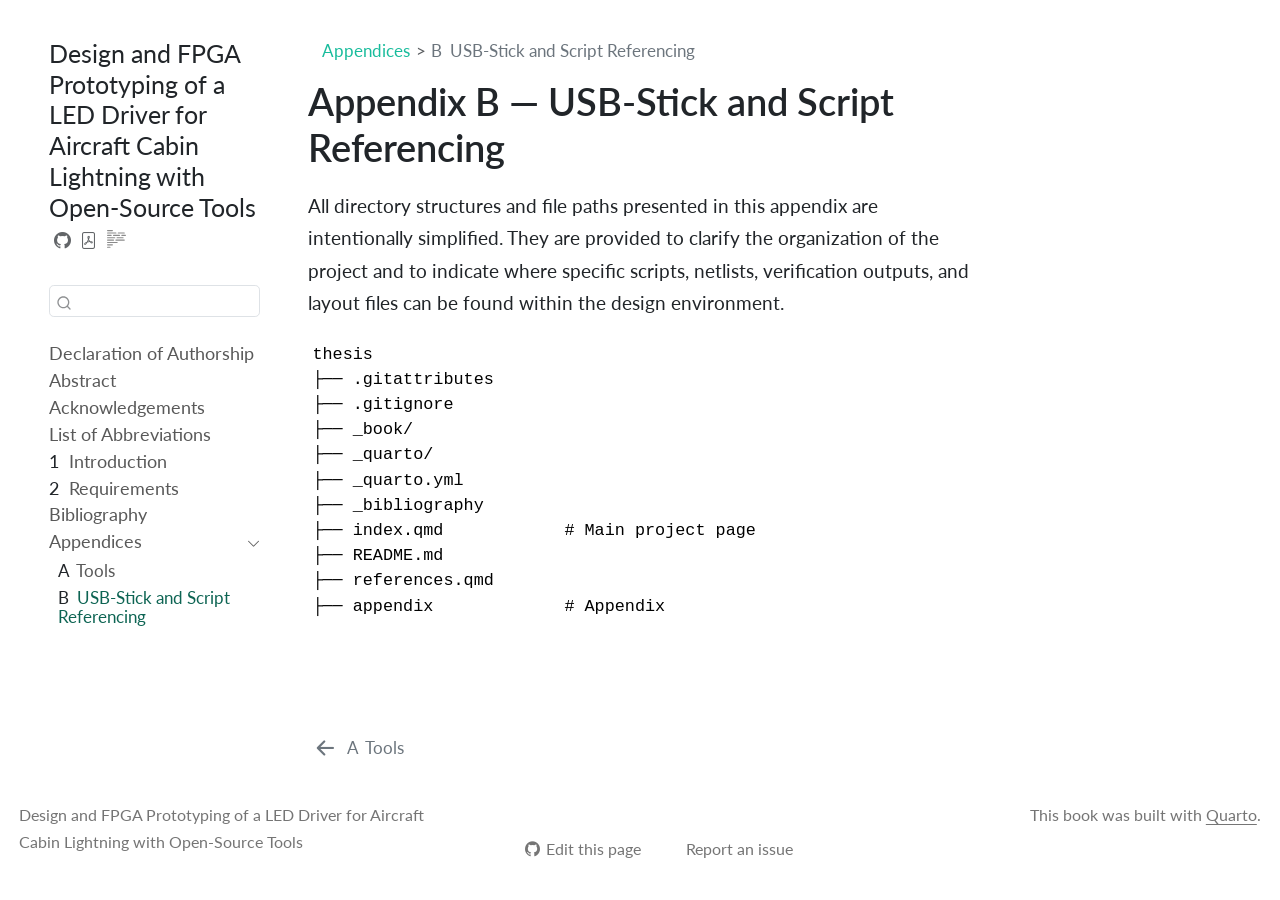
<file: appendix/appendix_B.html>
<!DOCTYPE html>
<html xmlns="http://www.w3.org/1999/xhtml" lang="en" xml:lang="en"><head>

<meta charset="utf-8">
<meta name="generator" content="quarto-1.10.19">

<meta name="viewport" content="width=device-width, initial-scale=1.0, user-scalable=yes">


<title>Appendix B — USB-Stick and Script Referencing – Design and FPGA Prototyping of a LED Driver for Aircraft Cabin Lightning with Open-Source Tools</title>
<style>
/* Default styles provided by pandoc.
** See https://pandoc.org/MANUAL.html#variables-for-html for config info.
*/
span.smallcaps{font-variant: small-caps;}
div.columns{display: flex; gap: 1.5em;}
div.column{flex: auto;}
@media screen {
div.columns{gap: min(4vw, 1.5em);}
div.column{overflow-x: auto;}
}
div.hanging-indent{margin-left: 1.5em; text-indent: -1.5em;}
ul.task-list{list-style: none;}
ul.task-list li input[type="checkbox"] {
  width: 0.8em;
  margin: 0 0.8em 0.2em -1em; /* quarto-specific, see https://github.com/quarto-dev/quarto-cli/issues/4556 */ 
  vertical-align: middle;
}
</style>


<script src="../site_libs/quarto-nav/quarto-nav.js"></script>
<script src="../site_libs/quarto-nav/headroom.min.js"></script>
<script src="../site_libs/clipboard/clipboard.min.js"></script>
<script src="../site_libs/quarto-search/autocomplete.umd.js"></script>
<script src="../site_libs/quarto-search/fuse.min.js"></script>
<script src="../site_libs/quarto-search/quarto-search.js"></script>
<meta name="quarto:offset" content="../">
<link href="../appendix/appendix_A.html" rel="prev">
<script src="../site_libs/quarto-html/quarto.js" type="module"></script>
<script src="../site_libs/quarto-html/tabsets/tabsets.js" type="module"></script>
<script src="../site_libs/quarto-html/popper.min.js"></script>
<script src="../site_libs/quarto-html/tippy.umd.min.js"></script>
<script src="../site_libs/quarto-html/anchor.min.js"></script>
<link href="../site_libs/quarto-html/tippy.css" rel="stylesheet">
<link href="../site_libs/quarto-html/quarto-syntax-highlighting-5c1318cf63eba56dbef7ba16bc7d56f5.css" rel="stylesheet" id="quarto-text-highlighting-styles">
<script src="../site_libs/bootstrap/bootstrap.min.js"></script>
<link href="../site_libs/bootstrap/bootstrap-icons.css" rel="stylesheet">
<link href="../site_libs/bootstrap/bootstrap-9d76ca62eed1c98cead66c40863d9800.min.css" rel="stylesheet" append-hash="true" id="quarto-bootstrap" data-mode="light">
<script id="quarto-search-options" type="application/json">{
  "location": "sidebar",
  "copy-button": false,
  "collapse-after": 3,
  "panel-placement": "start",
  "type": "textbox",
  "limit": 50,
  "keyboard-shortcut": [
    "f",
    "/",
    "s"
  ],
  "show-item-context": false,
  "language": {
    "search-no-results-text": "No results",
    "search-matching-documents-text": "matching documents",
    "search-copy-link-title": "Copy link to search",
    "search-hide-matches-text": "Hide additional matches",
    "search-more-match-text": "more match in this document",
    "search-more-matches-text": "more matches in this document",
    "search-clear-button-title": "Clear",
    "search-text-placeholder": "",
    "search-detached-cancel-button-title": "Cancel",
    "search-submit-button-title": "Submit",
    "search-label": "Search"
  }
}</script>


</head>

<body class="nav-sidebar floating quarto-light">

<div id="quarto-search-results"></div>
  <header id="quarto-header" class="headroom fixed-top">
  <nav class="quarto-secondary-nav">
    <div class="container-fluid d-flex">
      <button type="button" class="quarto-btn-toggle btn" data-bs-toggle="collapse" role="button" data-bs-target=".quarto-sidebar-collapse-item" aria-controls="quarto-sidebar" aria-expanded="false" aria-label="Toggle sidebar navigation" onclick="if (window.quartoToggleHeadroom) { window.quartoToggleHeadroom(); }">
        <i class="bi bi-layout-text-sidebar-reverse"></i>
      </button>
        <nav class="quarto-page-breadcrumbs" aria-label="breadcrumb"><ol class="breadcrumb"><li class="breadcrumb-item"><a href="../appendix/appendix_A.html">Appendices</a></li><li class="breadcrumb-item"><a href="../appendix/appendix_B.html"><span class="chapter-number">B</span>&nbsp; <span class="chapter-title">USB-Stick and Script Referencing</span></a></li></ol></nav>
        <a class="flex-grow-1" role="navigation" data-bs-toggle="collapse" data-bs-target=".quarto-sidebar-collapse-item" aria-controls="quarto-sidebar" aria-expanded="false" aria-label="Toggle sidebar navigation" onclick="if (window.quartoToggleHeadroom) { window.quartoToggleHeadroom(); }">      
        </a>
      <button type="button" class="btn quarto-search-button" aria-label="Search" onclick="window.quartoOpenSearch();">
        <i class="bi bi-search"></i>
      </button>
    </div>
  </nav>
</header>
<!-- content -->
<div id="quarto-content" class="quarto-container page-columns page-rows-contents page-layout-article">
<!-- sidebar -->
  <nav id="quarto-sidebar" class="sidebar collapse collapse-horizontal quarto-sidebar-collapse-item sidebar-navigation floating overflow-auto">
    <div class="pt-lg-2 mt-2 text-left sidebar-header">
    <div class="sidebar-title mb-0 py-0">
      <a href="../">Design and FPGA Prototyping of a LED Driver for Aircraft Cabin Lightning with Open-Source Tools</a> 
        <div class="sidebar-tools-main tools-wide">
    <a href="https://github.com/snehashree499/thesis_sneha" title="Source Code" class="quarto-navigation-tool px-1" aria-label="Source Code"><i class="bi bi-github"></i></a>
    <a href="../thesis_ssk.pdf" title="Download PDF" class="quarto-navigation-tool px-1" aria-label="Download PDF"><i class="bi bi-file-pdf"></i></a>
  <a href="" class="quarto-reader-toggle quarto-navigation-tool px-1" onclick="window.quartoToggleReader(); return false;" title="Toggle reader mode">
  <div class="quarto-reader-toggle-btn">
  <i class="bi"></i>
  </div>
</a>
</div>
    </div>
      </div>
        <div class="mt-2 flex-shrink-0 align-items-center">
        <div class="sidebar-search">
        <div id="quarto-search" class="" title="Search"></div>
        </div>
        </div>
    <div class="sidebar-menu-container"> 
    <ul class="list-unstyled mt-1">
        <li class="sidebar-item">
  <div class="sidebar-item-container"> 
  <a href="../frontmatter/02-declaration.html" class="sidebar-item-text sidebar-link">
 <span class="menu-text">Declaration of Authorship</span></a>
  </div>
</li>
        <li class="sidebar-item">
  <div class="sidebar-item-container"> 
  <a href="../frontmatter/03-abstract.html" class="sidebar-item-text sidebar-link">
 <span class="menu-text">Abstract</span></a>
  </div>
</li>
        <li class="sidebar-item">
  <div class="sidebar-item-container"> 
  <a href="../frontmatter/04-acknowledgements.html" class="sidebar-item-text sidebar-link">
 <span class="menu-text">Acknowledgements</span></a>
  </div>
</li>
        <li class="sidebar-item">
  <div class="sidebar-item-container"> 
  <a href="../index.html" class="sidebar-item-text sidebar-link">
 <span class="menu-text">List of Abbreviations</span></a>
  </div>
</li>
        <li class="sidebar-item">
  <div class="sidebar-item-container"> 
  <a href="../content/01_introduction.html" class="sidebar-item-text sidebar-link">
 <span class="menu-text"><span class="chapter-number">1</span>&nbsp; <span class="chapter-title">Introduction</span></span></a>
  </div>
</li>
        <li class="sidebar-item">
  <div class="sidebar-item-container"> 
  <a href="../content/02_requirements.html" class="sidebar-item-text sidebar-link">
 <span class="menu-text"><span class="chapter-number">2</span>&nbsp; <span class="chapter-title">Requirements</span></span></a>
  </div>
</li>
        <li class="sidebar-item">
  <div class="sidebar-item-container"> 
  <a href="../references.html" class="sidebar-item-text sidebar-link">
 <span class="menu-text">Bibliography</span></a>
  </div>
</li>
        <li class="sidebar-item sidebar-item-section">
      <div class="sidebar-item-container"> 
            <a class="sidebar-item-text sidebar-link text-start" data-bs-toggle="collapse" data-bs-target="#quarto-sidebar-section-1" role="navigation" aria-expanded="true">
 <span class="menu-text">Appendices</span></a>
          <a class="sidebar-item-toggle text-start" data-bs-toggle="collapse" data-bs-target="#quarto-sidebar-section-1" role="navigation" aria-expanded="true" aria-label="Toggle section">
            <i class="bi bi-chevron-right ms-2"></i>
          </a> 
      </div>
      <ul id="quarto-sidebar-section-1" class="collapse list-unstyled sidebar-section depth1 show">  
          <li class="sidebar-item">
  <div class="sidebar-item-container"> 
  <a href="../appendix/appendix_A.html" class="sidebar-item-text sidebar-link">
 <span class="menu-text"><span class="chapter-number">A</span>&nbsp; <span class="chapter-title">Tools</span></span></a>
  </div>
</li>
          <li class="sidebar-item">
  <div class="sidebar-item-container"> 
  <a href="../appendix/appendix_B.html" class="sidebar-item-text sidebar-link active">
 <span class="menu-text"><span class="chapter-number">B</span>&nbsp; <span class="chapter-title">USB-Stick and Script Referencing</span></span></a>
  </div>
</li>
      </ul>
  </li>
    </ul>
    </div>
</nav>
<div id="quarto-sidebar-glass" class="quarto-sidebar-collapse-item" data-bs-toggle="collapse" data-bs-target=".quarto-sidebar-collapse-item"></div>
<!-- margin-sidebar -->
    <div id="quarto-margin-sidebar" class="sidebar margin-sidebar zindex-bottom">
        
    </div>
<!-- main -->
<main class="content" id="quarto-document-content">

<header id="title-block-header" class="quarto-title-block default"><nav class="quarto-page-breadcrumbs quarto-title-breadcrumbs d-none d-lg-block" aria-label="breadcrumb"><ol class="breadcrumb"><li class="breadcrumb-item"><a href="../appendix/appendix_A.html">Appendices</a></li><li class="breadcrumb-item"><a href="../appendix/appendix_B.html"><span class="chapter-number">B</span>&nbsp; <span class="chapter-title">USB-Stick and Script Referencing</span></a></li></ol></nav>
<div class="quarto-title">
<h1 class="title">Appendix B — USB-Stick and Script Referencing</h1>
</div>



<div class="quarto-title-meta">

    
  
    
  </div>
  


</header>


<p>All directory structures and file paths presented in this appendix are intentionally simplified. They are provided to clarify the organization of the project and to indicate where specific scripts, netlists, verification outputs, and layout files can be found within the design environment.</p>
<pre class="t"><code>thesis
├── .gitattributes
├── .gitignore
├── _book/
├── _quarto/
├── _quarto.yml
├── _bibliography
├── index.qmd            # Main project page
├── README.md
├── references.qmd
├── appendix             # Appendix</code></pre>



</main> <!-- /main -->
<script id="quarto-html-after-body" type="application/javascript">
  window.document.addEventListener("DOMContentLoaded", function (event) {
    const icon = "";
    const anchorJS = new window.AnchorJS();
    anchorJS.options = {
      placement: 'right',
      icon: icon
    };
    anchorJS.add('.anchored');
    const isCodeAnnotation = (el) => {
      for (const clz of el.classList) {
        if (clz.startsWith('code-annotation-')) {                     
          return true;
        }
      }
      return false;
    }
    const onCopySuccess = function(e) {
      // button target
      const button = e.trigger;
      // don't keep focus
      button.blur();
      // flash "checked"
      button.classList.add('code-copy-button-checked');
      var currentTitle = button.getAttribute("title");
      button.setAttribute("title", "Copied!");
      let tooltip;
      if (window.bootstrap) {
        button.setAttribute("data-bs-toggle", "tooltip");
        button.setAttribute("data-bs-placement", "left");
        button.setAttribute("data-bs-title", "Copied!");
        tooltip = new bootstrap.Tooltip(button, 
          { trigger: "manual", 
            customClass: "code-copy-button-tooltip",
            offset: [0, -8]});
        tooltip.show();    
      }
      setTimeout(function() {
        if (tooltip) {
          tooltip.hide();
          button.removeAttribute("data-bs-title");
          button.removeAttribute("data-bs-toggle");
          button.removeAttribute("data-bs-placement");
        }
        button.setAttribute("title", currentTitle);
        button.classList.remove('code-copy-button-checked');
      }, 1000);
      // clear code selection
      e.clearSelection();
    }
    const getTextToCopy = function(trigger) {
      const outerScaffold = trigger.parentElement.cloneNode(true);
      const codeEl = outerScaffold.querySelector('code');
      for (const childEl of codeEl.children) {
        if (isCodeAnnotation(childEl)) {
          childEl.remove();
        }
      }
      return codeEl.innerText;
    }
    const clipboard = new window.ClipboardJS('.code-copy-button:not([data-in-quarto-modal])', {
      text: getTextToCopy
    });
    clipboard.on('success', onCopySuccess);
    if (window.document.getElementById('quarto-embedded-source-code-modal')) {
      const clipboardModal = new window.ClipboardJS('.code-copy-button[data-in-quarto-modal]', {
        text: getTextToCopy,
        container: window.document.getElementById('quarto-embedded-source-code-modal')
      });
      clipboardModal.on('success', onCopySuccess);
    }
      var localhostRegex = new RegExp(/^(?:http|https):\/\/localhost\:?[0-9]*\//);
      var mailtoRegex = new RegExp(/^mailto:/);
        var filterRegex = new RegExp('/' + window.location.host + '/');
      var isInternal = (href) => {
          return filterRegex.test(href) || localhostRegex.test(href) || mailtoRegex.test(href);
      }
      // Inspect non-navigation links and adorn them if external
     var links = window.document.querySelectorAll('a[href]:not(.nav-link):not(.navbar-brand):not(.toc-action):not(.sidebar-link):not(.sidebar-item-toggle):not(.pagination-link):not(.no-external):not([aria-hidden]):not(.dropdown-item):not(.quarto-navigation-tool):not(.about-link)');
      for (var i=0; i<links.length; i++) {
        const link = links[i];
        if (!isInternal(link.href)) {
          // undo the damage that might have been done by quarto-nav.js in the case of
          // links that we want to consider external
          if (link.dataset.originalHref !== undefined) {
            link.href = link.dataset.originalHref;
          }
        }
      }
    function tippyHover(el, contentFn, onTriggerFn, onUntriggerFn) {
      const config = {
        allowHTML: true,
        maxWidth: 500,
        delay: 100,
        arrow: false,
        appendTo: function(el) {
            return el.parentElement;
        },
        interactive: true,
        interactiveBorder: 10,
        theme: 'quarto',
        placement: 'bottom-start',
      };
      if (contentFn) {
        config.content = contentFn;
      }
      if (onTriggerFn) {
        config.onTrigger = onTriggerFn;
      }
      if (onUntriggerFn) {
        config.onUntrigger = onUntriggerFn;
      }
      window.tippy(el, config); 
    }
    const noterefs = window.document.querySelectorAll('a[role="doc-noteref"]');
    for (var i=0; i<noterefs.length; i++) {
      const ref = noterefs[i];
      tippyHover(ref, function() {
        // use id or data attribute instead here
        let href = ref.getAttribute('data-footnote-href') || ref.getAttribute('href');
        try { href = new URL(href).hash; } catch {}
        const id = href.replace(/^#\/?/, "");
        const note = window.document.getElementById(id);
        if (note) {
          return note.innerHTML;
        } else {
          return "";
        }
      });
    }
    const xrefs = window.document.querySelectorAll('a.quarto-xref');
    const processXRef = (id, note) => {
      // Strip column container classes
      const stripColumnClz = (el) => {
        el.classList.remove("page-full", "page-columns");
        if (el.children) {
          for (const child of el.children) {
            stripColumnClz(child);
          }
        }
      }
      stripColumnClz(note)
      if (id === null || id.startsWith('sec-')) {
        // Special case sections, only their first couple elements
        const container = document.createElement("div");
        if (note.children && note.children.length > 2) {
          container.appendChild(note.children[0].cloneNode(true));
          for (let i = 1; i < note.children.length; i++) {
            const child = note.children[i];
            if (child.tagName === "P" && child.innerText === "") {
              continue;
            } else {
              container.appendChild(child.cloneNode(true));
              break;
            }
          }
          if (window.Quarto?.typesetMath) {
            window.Quarto.typesetMath(container);
          }
          return container.innerHTML
        } else {
          if (window.Quarto?.typesetMath) {
            window.Quarto.typesetMath(note);
          }
          return note.innerHTML;
        }
      } else {
        // Remove any anchor links if they are present
        const anchorLink = note.querySelector('a.anchorjs-link');
        if (anchorLink) {
          anchorLink.remove();
        }
        if (window.Quarto?.typesetMath) {
          window.Quarto.typesetMath(note);
        }
        if (note.classList.contains("callout")) {
          return note.outerHTML;
        } else {
          return note.innerHTML;
        }
      }
    }
    for (var i=0; i<xrefs.length; i++) {
      const xref = xrefs[i];
      tippyHover(xref, undefined, function(instance) {
        instance.disable();
        let url = xref.getAttribute('href');
        let hash = undefined; 
        if (url.startsWith('#')) {
          hash = url;
        } else {
          try { hash = new URL(url).hash; } catch {}
        }
        if (hash) {
          const id = hash.replace(/^#\/?/, "");
          const note = window.document.getElementById(id);
          if (note !== null) {
            try {
              const html = processXRef(id, note.cloneNode(true));
              instance.setContent(html);
            } finally {
              instance.enable();
              instance.show();
            }
          } else {
            // See if we can fetch this
            fetch(url.split('#')[0])
            .then(res => res.text())
            .then(html => {
              const parser = new DOMParser();
              const htmlDoc = parser.parseFromString(html, "text/html");
              const note = htmlDoc.getElementById(id);
              if (note !== null) {
                const html = processXRef(id, note);
                instance.setContent(html);
              } 
            }).finally(() => {
              instance.enable();
              instance.show();
            });
          }
        } else {
          // See if we can fetch a full url (with no hash to target)
          // This is a special case and we should probably do some content thinning / targeting
          fetch(url)
          .then(res => res.text())
          .then(html => {
            const parser = new DOMParser();
            const htmlDoc = parser.parseFromString(html, "text/html");
            const note = htmlDoc.querySelector('main.content');
            if (note !== null) {
              // This should only happen for chapter cross references
              // (since there is no id in the URL)
              // remove the first header
              if (note.children.length > 0 && note.children[0].tagName === "HEADER") {
                note.children[0].remove();
              }
              const html = processXRef(null, note);
              instance.setContent(html);
            } 
          }).finally(() => {
            instance.enable();
            instance.show();
          });
        }
      }, function(instance) {
      });
    }
        let selectedAnnoteEl;
        const selectorForAnnotation = ( cell, annotation) => {
          let cellAttr = 'data-code-cell="' + cell + '"';
          let lineAttr = 'data-code-annotation="' +  annotation + '"';
          const selector = 'span[' + cellAttr + '][' + lineAttr + ']';
          return selector;
        }
        const selectCodeLines = (annoteEl) => {
          const doc = window.document;
          const targetCell = annoteEl.getAttribute("data-target-cell");
          const targetAnnotation = annoteEl.getAttribute("data-target-annotation");
          const annoteSpan = window.document.querySelector(selectorForAnnotation(targetCell, targetAnnotation));
          const lines = annoteSpan.getAttribute("data-code-lines").split(",");
          const lineIds = lines.map((line) => {
            return targetCell + "-" + line;
          })
          let top = null;
          let height = null;
          let parent = null;
          if (lineIds.length > 0) {
              //compute the position of the single el (top and bottom and make a div)
              const el = window.document.getElementById(lineIds[0]);
              top = el.offsetTop;
              height = el.offsetHeight;
              parent = el.parentElement.parentElement;
            if (lineIds.length > 1) {
              const lastEl = window.document.getElementById(lineIds[lineIds.length - 1]);
              const bottom = lastEl.offsetTop + lastEl.offsetHeight;
              height = bottom - top;
            }
            if (top !== null && height !== null && parent !== null) {
              // cook up a div (if necessary) and position it 
              let div = window.document.getElementById("code-annotation-line-highlight");
              if (div === null) {
                div = window.document.createElement("div");
                div.setAttribute("id", "code-annotation-line-highlight");
                div.style.position = 'absolute';
                parent.appendChild(div);
              }
              div.style.top = top - 2 + "px";
              div.style.height = height + 4 + "px";
              div.style.left = 0;
              let gutterDiv = window.document.getElementById("code-annotation-line-highlight-gutter");
              if (gutterDiv === null) {
                gutterDiv = window.document.createElement("div");
                gutterDiv.setAttribute("id", "code-annotation-line-highlight-gutter");
                gutterDiv.style.position = 'absolute';
                const codeCell = window.document.getElementById(targetCell);
                const gutter = codeCell.querySelector('.code-annotation-gutter');
                gutter.appendChild(gutterDiv);
              }
              gutterDiv.style.top = top - 2 + "px";
              gutterDiv.style.height = height + 4 + "px";
            }
            selectedAnnoteEl = annoteEl;
          }
        };
        const unselectCodeLines = () => {
          const elementsIds = ["code-annotation-line-highlight", "code-annotation-line-highlight-gutter"];
          elementsIds.forEach((elId) => {
            const div = window.document.getElementById(elId);
            if (div) {
              div.remove();
            }
          });
          selectedAnnoteEl = undefined;
        };
          // Handle positioning of the toggle
      window.addEventListener(
        "resize",
        throttle(() => {
          elRect = undefined;
          if (selectedAnnoteEl) {
            selectCodeLines(selectedAnnoteEl);
          }
        }, 10)
      );
      function throttle(fn, ms) {
      let throttle = false;
      let timer;
        return (...args) => {
          if(!throttle) { // first call gets through
              fn.apply(this, args);
              throttle = true;
          } else { // all the others get throttled
              if(timer) clearTimeout(timer); // cancel #2
              timer = setTimeout(() => {
                fn.apply(this, args);
                timer = throttle = false;
              }, ms);
          }
        };
      }
        // Attach click handler to the DT
        const annoteDls = window.document.querySelectorAll('dt[data-target-cell]');
        for (const annoteDlNode of annoteDls) {
          annoteDlNode.addEventListener('click', (event) => {
            const clickedEl = event.target;
            if (clickedEl !== selectedAnnoteEl) {
              unselectCodeLines();
              const activeEl = window.document.querySelector('dt[data-target-cell].code-annotation-active');
              if (activeEl) {
                activeEl.classList.remove('code-annotation-active');
              }
              selectCodeLines(clickedEl);
              clickedEl.classList.add('code-annotation-active');
            } else {
              // Unselect the line
              unselectCodeLines();
              clickedEl.classList.remove('code-annotation-active');
            }
          });
        }
    const findCites = (el) => {
      const parentEl = el.parentElement;
      if (parentEl) {
        const cites = parentEl.dataset.cites;
        if (cites) {
          return {
            el,
            cites: cites.split(' ')
          };
        } else {
          return findCites(el.parentElement)
        }
      } else {
        return undefined;
      }
    };
    var bibliorefs = window.document.querySelectorAll('a[role="doc-biblioref"]');
    for (var i=0; i<bibliorefs.length; i++) {
      const ref = bibliorefs[i];
      const citeInfo = findCites(ref);
      if (citeInfo) {
        tippyHover(citeInfo.el, function() {
          var popup = window.document.createElement('div');
          citeInfo.cites.forEach(function(cite) {
            var citeDiv = window.document.createElement('div');
            citeDiv.classList.add('hanging-indent');
            citeDiv.classList.add('csl-entry');
            var biblioDiv = window.document.getElementById('ref-' + cite);
            if (biblioDiv) {
              citeDiv.innerHTML = biblioDiv.innerHTML;
            }
            popup.appendChild(citeDiv);
          });
          return popup.innerHTML;
        });
      }
    }
  });
  </script>
<nav class="page-navigation">
  <div class="nav-page nav-page-previous">
      <a href="../appendix/appendix_A.html" class="pagination-link" aria-label="Tools">
        <i class="bi bi-arrow-left-short"></i> <span class="nav-page-text"><span class="chapter-number">A</span>&nbsp; <span class="chapter-title">Tools</span></span>
      </a>          
  </div>
  <div class="nav-page nav-page-next">
  </div>
</nav>
</div> <!-- /content -->
<footer class="footer">
  <div class="nav-footer">
    <div class="nav-footer-left">
<p>Design and FPGA Prototyping of a LED Driver for Aircraft Cabin Lightning with Open-Source Tools</p>
</div>   
    <div class="nav-footer-center">
      &nbsp;
    <div class="toc-actions"><ul><li><a href="https://github.com/snehashree499/thesis_sneha/edit/main/appendix/appendix_B.qmd" class="toc-action"><i class="bi bi-github"></i>Edit this page</a></li><li><a href="https://github.com/snehashree499/thesis_sneha/issues/new" class="toc-action"><i class="bi empty"></i>Report an issue</a></li></ul></div></div>
    <div class="nav-footer-right">
<p>This book was built with <a href="https://quarto.org/">Quarto</a>.</p>
</div>
  </div>
</footer>




</body></html>
</file>
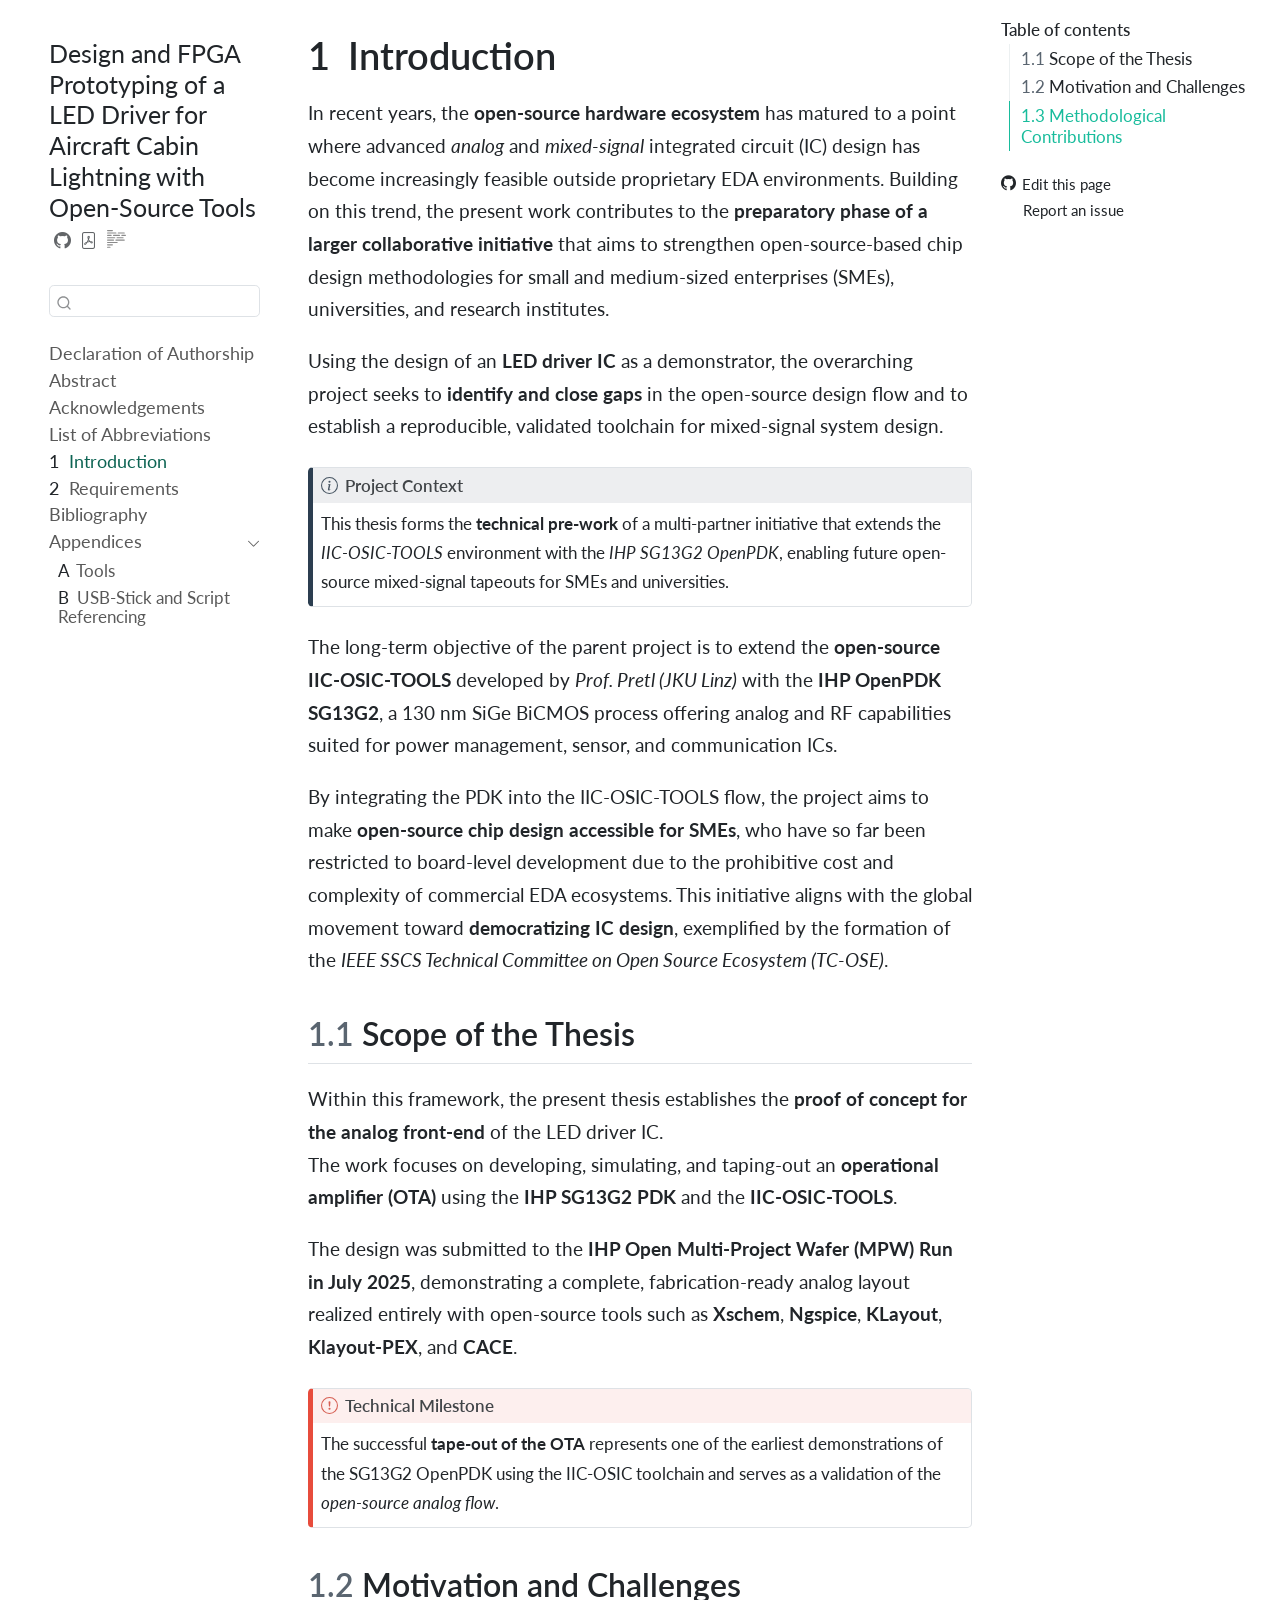
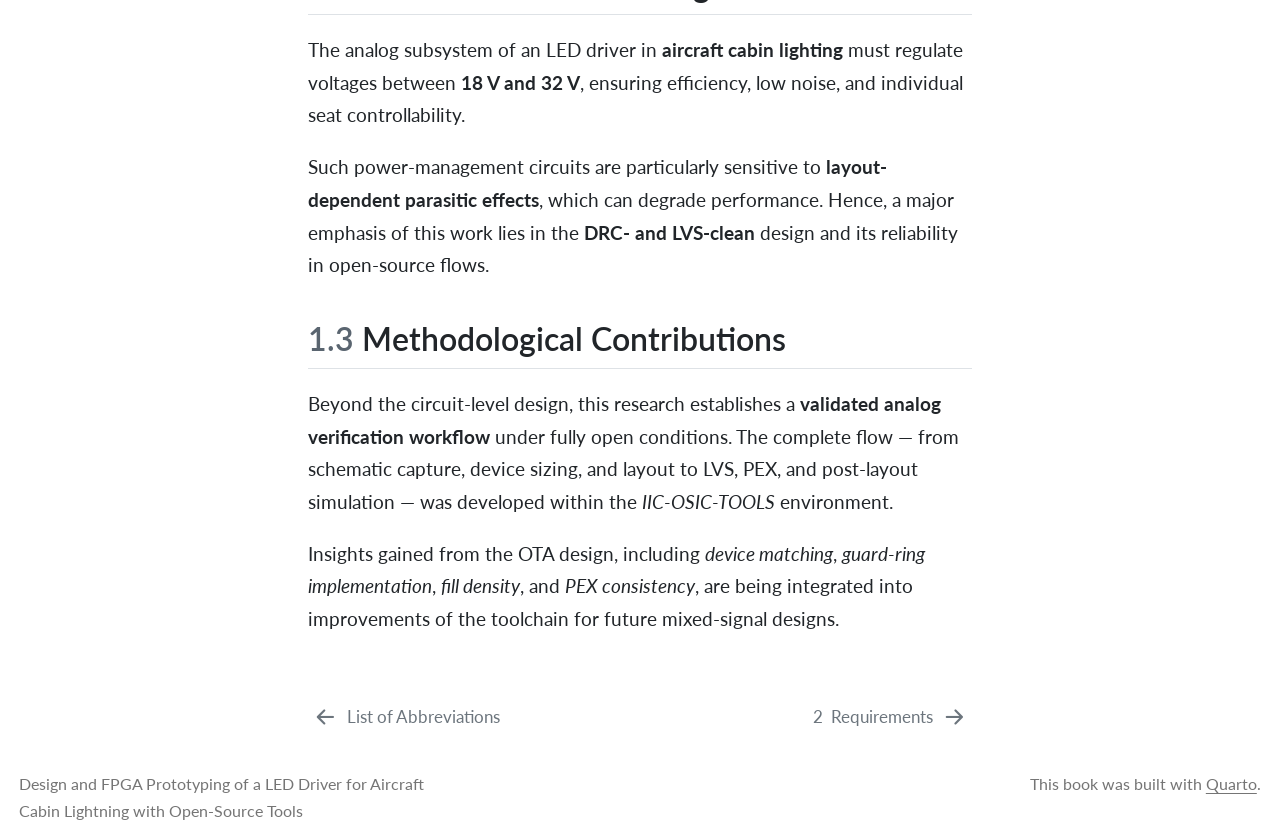
<file: content/01_introduction.html>
<!DOCTYPE html>
<html xmlns="http://www.w3.org/1999/xhtml" lang="en" xml:lang="en"><head>

<meta charset="utf-8">
<meta name="generator" content="quarto-1.10.19">

<meta name="viewport" content="width=device-width, initial-scale=1.0, user-scalable=yes">


<title>1&nbsp; Introduction – Design and FPGA Prototyping of a LED Driver for Aircraft Cabin Lightning with Open-Source Tools</title>
<style>
/* Default styles provided by pandoc.
** See https://pandoc.org/MANUAL.html#variables-for-html for config info.
*/
span.smallcaps{font-variant: small-caps;}
div.columns{display: flex; gap: 1.5em;}
div.column{flex: auto;}
@media screen {
div.columns{gap: min(4vw, 1.5em);}
div.column{overflow-x: auto;}
}
div.hanging-indent{margin-left: 1.5em; text-indent: -1.5em;}
ul.task-list{list-style: none;}
ul.task-list li input[type="checkbox"] {
  width: 0.8em;
  margin: 0 0.8em 0.2em -1em; /* quarto-specific, see https://github.com/quarto-dev/quarto-cli/issues/4556 */ 
  vertical-align: middle;
}
</style>


<script src="../site_libs/quarto-nav/quarto-nav.js"></script>
<script src="../site_libs/quarto-nav/headroom.min.js"></script>
<script src="../site_libs/clipboard/clipboard.min.js"></script>
<script src="../site_libs/quarto-search/autocomplete.umd.js"></script>
<script src="../site_libs/quarto-search/fuse.min.js"></script>
<script src="../site_libs/quarto-search/quarto-search.js"></script>
<meta name="quarto:offset" content="../">
<link href="../content/02_requirements.html" rel="next">
<link href="../index.html" rel="prev">
<script src="../site_libs/quarto-html/quarto.js" type="module"></script>
<script src="../site_libs/quarto-html/tabsets/tabsets.js" type="module"></script>
<script src="../site_libs/quarto-html/popper.min.js"></script>
<script src="../site_libs/quarto-html/tippy.umd.min.js"></script>
<script src="../site_libs/quarto-html/anchor.min.js"></script>
<link href="../site_libs/quarto-html/tippy.css" rel="stylesheet">
<link href="../site_libs/quarto-html/quarto-syntax-highlighting-5c1318cf63eba56dbef7ba16bc7d56f5.css" rel="stylesheet" id="quarto-text-highlighting-styles">
<script src="../site_libs/bootstrap/bootstrap.min.js"></script>
<link href="../site_libs/bootstrap/bootstrap-icons.css" rel="stylesheet">
<link href="../site_libs/bootstrap/bootstrap-9d76ca62eed1c98cead66c40863d9800.min.css" rel="stylesheet" append-hash="true" id="quarto-bootstrap" data-mode="light">
<script id="quarto-search-options" type="application/json">{
  "location": "sidebar",
  "copy-button": false,
  "collapse-after": 3,
  "panel-placement": "start",
  "type": "textbox",
  "limit": 50,
  "keyboard-shortcut": [
    "f",
    "/",
    "s"
  ],
  "show-item-context": false,
  "language": {
    "search-no-results-text": "No results",
    "search-matching-documents-text": "matching documents",
    "search-copy-link-title": "Copy link to search",
    "search-hide-matches-text": "Hide additional matches",
    "search-more-match-text": "more match in this document",
    "search-more-matches-text": "more matches in this document",
    "search-clear-button-title": "Clear",
    "search-text-placeholder": "",
    "search-detached-cancel-button-title": "Cancel",
    "search-submit-button-title": "Submit",
    "search-label": "Search"
  }
}</script>


</head>

<body class="nav-sidebar floating quarto-light">

<div id="quarto-search-results"></div>
  <header id="quarto-header" class="headroom fixed-top">
  <nav class="quarto-secondary-nav">
    <div class="container-fluid d-flex">
      <button type="button" class="quarto-btn-toggle btn" data-bs-toggle="collapse" role="button" data-bs-target=".quarto-sidebar-collapse-item" aria-controls="quarto-sidebar" aria-expanded="false" aria-label="Toggle sidebar navigation" onclick="if (window.quartoToggleHeadroom) { window.quartoToggleHeadroom(); }">
        <i class="bi bi-layout-text-sidebar-reverse"></i>
      </button>
        <nav class="quarto-page-breadcrumbs" aria-label="breadcrumb"><ol class="breadcrumb"><li class="breadcrumb-item"><a href="../content/01_introduction.html"><span class="chapter-number">1</span>&nbsp; <span class="chapter-title">Introduction</span></a></li></ol></nav>
        <a class="flex-grow-1" role="navigation" data-bs-toggle="collapse" data-bs-target=".quarto-sidebar-collapse-item" aria-controls="quarto-sidebar" aria-expanded="false" aria-label="Toggle sidebar navigation" onclick="if (window.quartoToggleHeadroom) { window.quartoToggleHeadroom(); }">      
        </a>
      <button type="button" class="btn quarto-search-button" aria-label="Search" onclick="window.quartoOpenSearch();">
        <i class="bi bi-search"></i>
      </button>
    </div>
  </nav>
</header>
<!-- content -->
<div id="quarto-content" class="quarto-container page-columns page-rows-contents page-layout-article">
<!-- sidebar -->
  <nav id="quarto-sidebar" class="sidebar collapse collapse-horizontal quarto-sidebar-collapse-item sidebar-navigation floating overflow-auto">
    <div class="pt-lg-2 mt-2 text-left sidebar-header">
    <div class="sidebar-title mb-0 py-0">
      <a href="../">Design and FPGA Prototyping of a LED Driver for Aircraft Cabin Lightning with Open-Source Tools</a> 
        <div class="sidebar-tools-main tools-wide">
    <a href="https://github.com/snehashree499/thesis_sneha" title="Source Code" class="quarto-navigation-tool px-1" aria-label="Source Code"><i class="bi bi-github"></i></a>
    <a href="../thesis_ssk.pdf" title="Download PDF" class="quarto-navigation-tool px-1" aria-label="Download PDF"><i class="bi bi-file-pdf"></i></a>
  <a href="" class="quarto-reader-toggle quarto-navigation-tool px-1" onclick="window.quartoToggleReader(); return false;" title="Toggle reader mode">
  <div class="quarto-reader-toggle-btn">
  <i class="bi"></i>
  </div>
</a>
</div>
    </div>
      </div>
        <div class="mt-2 flex-shrink-0 align-items-center">
        <div class="sidebar-search">
        <div id="quarto-search" class="" title="Search"></div>
        </div>
        </div>
    <div class="sidebar-menu-container"> 
    <ul class="list-unstyled mt-1">
        <li class="sidebar-item">
  <div class="sidebar-item-container"> 
  <a href="../frontmatter/02-declaration.html" class="sidebar-item-text sidebar-link">
 <span class="menu-text">Declaration of Authorship</span></a>
  </div>
</li>
        <li class="sidebar-item">
  <div class="sidebar-item-container"> 
  <a href="../frontmatter/03-abstract.html" class="sidebar-item-text sidebar-link">
 <span class="menu-text">Abstract</span></a>
  </div>
</li>
        <li class="sidebar-item">
  <div class="sidebar-item-container"> 
  <a href="../frontmatter/04-acknowledgements.html" class="sidebar-item-text sidebar-link">
 <span class="menu-text">Acknowledgements</span></a>
  </div>
</li>
        <li class="sidebar-item">
  <div class="sidebar-item-container"> 
  <a href="../index.html" class="sidebar-item-text sidebar-link">
 <span class="menu-text">List of Abbreviations</span></a>
  </div>
</li>
        <li class="sidebar-item">
  <div class="sidebar-item-container"> 
  <a href="../content/01_introduction.html" class="sidebar-item-text sidebar-link active">
 <span class="menu-text"><span class="chapter-number">1</span>&nbsp; <span class="chapter-title">Introduction</span></span></a>
  </div>
</li>
        <li class="sidebar-item">
  <div class="sidebar-item-container"> 
  <a href="../content/02_requirements.html" class="sidebar-item-text sidebar-link">
 <span class="menu-text"><span class="chapter-number">2</span>&nbsp; <span class="chapter-title">Requirements</span></span></a>
  </div>
</li>
        <li class="sidebar-item">
  <div class="sidebar-item-container"> 
  <a href="../references.html" class="sidebar-item-text sidebar-link">
 <span class="menu-text">Bibliography</span></a>
  </div>
</li>
        <li class="sidebar-item sidebar-item-section">
      <div class="sidebar-item-container"> 
            <a class="sidebar-item-text sidebar-link text-start" data-bs-toggle="collapse" data-bs-target="#quarto-sidebar-section-1" role="navigation" aria-expanded="true">
 <span class="menu-text">Appendices</span></a>
          <a class="sidebar-item-toggle text-start" data-bs-toggle="collapse" data-bs-target="#quarto-sidebar-section-1" role="navigation" aria-expanded="true" aria-label="Toggle section">
            <i class="bi bi-chevron-right ms-2"></i>
          </a> 
      </div>
      <ul id="quarto-sidebar-section-1" class="collapse list-unstyled sidebar-section depth1 show">  
          <li class="sidebar-item">
  <div class="sidebar-item-container"> 
  <a href="../appendix/appendix_A.html" class="sidebar-item-text sidebar-link">
 <span class="menu-text"><span class="chapter-number">A</span>&nbsp; <span class="chapter-title">Tools</span></span></a>
  </div>
</li>
          <li class="sidebar-item">
  <div class="sidebar-item-container"> 
  <a href="../appendix/appendix_B.html" class="sidebar-item-text sidebar-link">
 <span class="menu-text"><span class="chapter-number">B</span>&nbsp; <span class="chapter-title">USB-Stick and Script Referencing</span></span></a>
  </div>
</li>
      </ul>
  </li>
    </ul>
    </div>
</nav>
<div id="quarto-sidebar-glass" class="quarto-sidebar-collapse-item" data-bs-toggle="collapse" data-bs-target=".quarto-sidebar-collapse-item"></div>
<!-- margin-sidebar -->
    <div id="quarto-margin-sidebar" class="sidebar margin-sidebar">
        <nav id="TOC" role="doc-toc" class="toc-active">
    <h2 id="toc-title">Table of contents</h2>
   
  <ul>
  <li><a href="#scope-of-the-thesis" id="toc-scope-of-the-thesis" class="nav-link active" data-scroll-target="#scope-of-the-thesis"><span class="header-section-number">1.1</span> Scope of the Thesis</a></li>
  <li><a href="#motivation-and-challenges" id="toc-motivation-and-challenges" class="nav-link" data-scroll-target="#motivation-and-challenges"><span class="header-section-number">1.2</span> Motivation and Challenges</a></li>
  <li><a href="#methodological-contributions" id="toc-methodological-contributions" class="nav-link" data-scroll-target="#methodological-contributions"><span class="header-section-number">1.3</span> Methodological Contributions</a></li>
  </ul>
<div class="toc-actions"><ul><li><a href="https://github.com/snehashree499/thesis_sneha/edit/main/content/01_introduction.qmd" class="toc-action"><i class="bi bi-github"></i>Edit this page</a></li><li><a href="https://github.com/snehashree499/thesis_sneha/issues/new" class="toc-action"><i class="bi empty"></i>Report an issue</a></li></ul></div></nav>
    </div>
<!-- main -->
<main class="content" id="quarto-document-content">

<header id="title-block-header" class="quarto-title-block default">
<div class="quarto-title">
<h1 class="title"><span class="chapter-number">1</span>&nbsp; <span class="chapter-title">Introduction</span></h1>
</div>



<div class="quarto-title-meta">

    
  
    
  </div>
  


</header>


<p>In recent years, the <strong>open-source hardware ecosystem</strong> has matured to a point where advanced <em>analog</em> and <em>mixed-signal</em> integrated circuit (IC) design has become increasingly feasible outside proprietary EDA environments. Building on this trend, the present work contributes to the <strong>preparatory phase of a larger collaborative initiative</strong> that aims to strengthen open-source-based chip design methodologies for small and medium-sized enterprises (SMEs), universities, and research institutes.</p>
<p>Using the design of an <strong>LED driver IC</strong> as a demonstrator, the overarching project seeks to <strong>identify and close gaps</strong> in the open-source design flow and to establish a reproducible, validated toolchain for mixed-signal system design.</p>
<div class="callout callout-style-default callout-note callout-titled">
<div class="callout-header d-flex align-content-center">
<div class="callout-icon-container">
<i class="callout-icon"></i>
</div>
<div class="callout-title-container flex-fill">
<span class="screen-reader-only">Note</span>Project Context
</div>
</div>
<div class="callout-body-container callout-body">
<p>This thesis forms the <strong>technical pre-work</strong> of a multi-partner initiative that extends the <em>IIC-OSIC-TOOLS</em> environment with the <em>IHP SG13G2 OpenPDK</em>, enabling future open-source mixed-signal tapeouts for SMEs and universities.</p>
</div>
</div>
<p>The long-term objective of the parent project is to extend the <strong>open-source IIC-OSIC-TOOLS</strong> developed by <em>Prof.&nbsp;Pretl (JKU Linz)</em> with the <strong>IHP OpenPDK SG13G2</strong>, a 130 nm SiGe BiCMOS process offering analog and RF capabilities suited for power management, sensor, and communication ICs.</p>
<p>By integrating the PDK into the IIC-OSIC-TOOLS flow, the project aims to make <strong>open-source chip design accessible for SMEs</strong>, who have so far been restricted to board-level development due to the prohibitive cost and complexity of commercial EDA ecosystems. This initiative aligns with the global movement toward <strong>democratizing IC design</strong>, exemplified by the formation of the <em>IEEE SSCS Technical Committee on Open Source Ecosystem (TC-OSE)</em>.</p>
<section id="scope-of-the-thesis" class="level2" data-number="1.1">
<h2 data-number="1.1" class="anchored" data-anchor-id="scope-of-the-thesis"><span class="header-section-number">1.1</span> Scope of the Thesis</h2>
<p>Within this framework, the present thesis establishes the <strong>proof of concept for the analog front-end</strong> of the LED driver IC.<br>
The work focuses on developing, simulating, and taping-out an <strong>operational amplifier (OTA)</strong> using the <strong>IHP SG13G2 PDK</strong> and the <strong>IIC-OSIC-TOOLS</strong>.</p>
<p>The design was submitted to the <strong>IHP Open Multi-Project Wafer (MPW) Run in July 2025</strong>, demonstrating a complete, fabrication-ready analog layout realized entirely with open-source tools such as <strong>Xschem</strong>, <strong>Ngspice</strong>, <strong>KLayout</strong>, <strong>Klayout-PEX</strong>, and <strong>CACE</strong>.</p>
<div class="callout callout-style-default callout-important callout-titled">
<div class="callout-header d-flex align-content-center">
<div class="callout-icon-container">
<i class="callout-icon"></i>
</div>
<div class="callout-title-container flex-fill">
<span class="screen-reader-only">Important</span>Technical Milestone
</div>
</div>
<div class="callout-body-container callout-body">
<p>The successful <strong>tape-out of the OTA</strong> represents one of the earliest demonstrations of the SG13G2 OpenPDK using the IIC-OSIC toolchain and serves as a validation of the <em>open-source analog flow</em>.</p>
</div>
</div>
</section>
<section id="motivation-and-challenges" class="level2" data-number="1.2">
<h2 data-number="1.2" class="anchored" data-anchor-id="motivation-and-challenges"><span class="header-section-number">1.2</span> Motivation and Challenges</h2>
<p>The analog subsystem of an LED driver in <strong>aircraft cabin lighting</strong> must regulate voltages between <strong>18 V and 32 V</strong>, ensuring efficiency, low noise, and individual seat controllability.</p>
<p>Such power-management circuits are particularly sensitive to <strong>layout-dependent parasitic effects</strong>, which can degrade performance. Hence, a major emphasis of this work lies in the <strong>DRC- and LVS-clean</strong> design and its reliability in open-source flows.</p>
</section>
<section id="methodological-contributions" class="level2" data-number="1.3">
<h2 data-number="1.3" class="anchored" data-anchor-id="methodological-contributions"><span class="header-section-number">1.3</span> Methodological Contributions</h2>
<p>Beyond the circuit-level design, this research establishes a <strong>validated analog verification workflow</strong> under fully open conditions. The complete flow — from schematic capture, device sizing, and layout to LVS, PEX, and post-layout simulation — was developed within the <em>IIC-OSIC-TOOLS</em> environment.</p>
<p>Insights gained from the OTA design, including <em>device matching</em>, <em>guard-ring implementation</em>, <em>fill density</em>, and <em>PEX consistency</em>, are being integrated into improvements of the toolchain for future mixed-signal designs.</p>


</section>

</main> <!-- /main -->
<script id="quarto-html-after-body" type="application/javascript">
  window.document.addEventListener("DOMContentLoaded", function (event) {
    const icon = "";
    const anchorJS = new window.AnchorJS();
    anchorJS.options = {
      placement: 'right',
      icon: icon
    };
    anchorJS.add('.anchored');
    const isCodeAnnotation = (el) => {
      for (const clz of el.classList) {
        if (clz.startsWith('code-annotation-')) {                     
          return true;
        }
      }
      return false;
    }
    const onCopySuccess = function(e) {
      // button target
      const button = e.trigger;
      // don't keep focus
      button.blur();
      // flash "checked"
      button.classList.add('code-copy-button-checked');
      var currentTitle = button.getAttribute("title");
      button.setAttribute("title", "Copied!");
      let tooltip;
      if (window.bootstrap) {
        button.setAttribute("data-bs-toggle", "tooltip");
        button.setAttribute("data-bs-placement", "left");
        button.setAttribute("data-bs-title", "Copied!");
        tooltip = new bootstrap.Tooltip(button, 
          { trigger: "manual", 
            customClass: "code-copy-button-tooltip",
            offset: [0, -8]});
        tooltip.show();    
      }
      setTimeout(function() {
        if (tooltip) {
          tooltip.hide();
          button.removeAttribute("data-bs-title");
          button.removeAttribute("data-bs-toggle");
          button.removeAttribute("data-bs-placement");
        }
        button.setAttribute("title", currentTitle);
        button.classList.remove('code-copy-button-checked');
      }, 1000);
      // clear code selection
      e.clearSelection();
    }
    const getTextToCopy = function(trigger) {
      const outerScaffold = trigger.parentElement.cloneNode(true);
      const codeEl = outerScaffold.querySelector('code');
      for (const childEl of codeEl.children) {
        if (isCodeAnnotation(childEl)) {
          childEl.remove();
        }
      }
      return codeEl.innerText;
    }
    const clipboard = new window.ClipboardJS('.code-copy-button:not([data-in-quarto-modal])', {
      text: getTextToCopy
    });
    clipboard.on('success', onCopySuccess);
    if (window.document.getElementById('quarto-embedded-source-code-modal')) {
      const clipboardModal = new window.ClipboardJS('.code-copy-button[data-in-quarto-modal]', {
        text: getTextToCopy,
        container: window.document.getElementById('quarto-embedded-source-code-modal')
      });
      clipboardModal.on('success', onCopySuccess);
    }
      var localhostRegex = new RegExp(/^(?:http|https):\/\/localhost\:?[0-9]*\//);
      var mailtoRegex = new RegExp(/^mailto:/);
        var filterRegex = new RegExp('/' + window.location.host + '/');
      var isInternal = (href) => {
          return filterRegex.test(href) || localhostRegex.test(href) || mailtoRegex.test(href);
      }
      // Inspect non-navigation links and adorn them if external
     var links = window.document.querySelectorAll('a[href]:not(.nav-link):not(.navbar-brand):not(.toc-action):not(.sidebar-link):not(.sidebar-item-toggle):not(.pagination-link):not(.no-external):not([aria-hidden]):not(.dropdown-item):not(.quarto-navigation-tool):not(.about-link)');
      for (var i=0; i<links.length; i++) {
        const link = links[i];
        if (!isInternal(link.href)) {
          // undo the damage that might have been done by quarto-nav.js in the case of
          // links that we want to consider external
          if (link.dataset.originalHref !== undefined) {
            link.href = link.dataset.originalHref;
          }
        }
      }
    function tippyHover(el, contentFn, onTriggerFn, onUntriggerFn) {
      const config = {
        allowHTML: true,
        maxWidth: 500,
        delay: 100,
        arrow: false,
        appendTo: function(el) {
            return el.parentElement;
        },
        interactive: true,
        interactiveBorder: 10,
        theme: 'quarto',
        placement: 'bottom-start',
      };
      if (contentFn) {
        config.content = contentFn;
      }
      if (onTriggerFn) {
        config.onTrigger = onTriggerFn;
      }
      if (onUntriggerFn) {
        config.onUntrigger = onUntriggerFn;
      }
      window.tippy(el, config); 
    }
    const noterefs = window.document.querySelectorAll('a[role="doc-noteref"]');
    for (var i=0; i<noterefs.length; i++) {
      const ref = noterefs[i];
      tippyHover(ref, function() {
        // use id or data attribute instead here
        let href = ref.getAttribute('data-footnote-href') || ref.getAttribute('href');
        try { href = new URL(href).hash; } catch {}
        const id = href.replace(/^#\/?/, "");
        const note = window.document.getElementById(id);
        if (note) {
          return note.innerHTML;
        } else {
          return "";
        }
      });
    }
    const xrefs = window.document.querySelectorAll('a.quarto-xref');
    const processXRef = (id, note) => {
      // Strip column container classes
      const stripColumnClz = (el) => {
        el.classList.remove("page-full", "page-columns");
        if (el.children) {
          for (const child of el.children) {
            stripColumnClz(child);
          }
        }
      }
      stripColumnClz(note)
      if (id === null || id.startsWith('sec-')) {
        // Special case sections, only their first couple elements
        const container = document.createElement("div");
        if (note.children && note.children.length > 2) {
          container.appendChild(note.children[0].cloneNode(true));
          for (let i = 1; i < note.children.length; i++) {
            const child = note.children[i];
            if (child.tagName === "P" && child.innerText === "") {
              continue;
            } else {
              container.appendChild(child.cloneNode(true));
              break;
            }
          }
          if (window.Quarto?.typesetMath) {
            window.Quarto.typesetMath(container);
          }
          return container.innerHTML
        } else {
          if (window.Quarto?.typesetMath) {
            window.Quarto.typesetMath(note);
          }
          return note.innerHTML;
        }
      } else {
        // Remove any anchor links if they are present
        const anchorLink = note.querySelector('a.anchorjs-link');
        if (anchorLink) {
          anchorLink.remove();
        }
        if (window.Quarto?.typesetMath) {
          window.Quarto.typesetMath(note);
        }
        if (note.classList.contains("callout")) {
          return note.outerHTML;
        } else {
          return note.innerHTML;
        }
      }
    }
    for (var i=0; i<xrefs.length; i++) {
      const xref = xrefs[i];
      tippyHover(xref, undefined, function(instance) {
        instance.disable();
        let url = xref.getAttribute('href');
        let hash = undefined; 
        if (url.startsWith('#')) {
          hash = url;
        } else {
          try { hash = new URL(url).hash; } catch {}
        }
        if (hash) {
          const id = hash.replace(/^#\/?/, "");
          const note = window.document.getElementById(id);
          if (note !== null) {
            try {
              const html = processXRef(id, note.cloneNode(true));
              instance.setContent(html);
            } finally {
              instance.enable();
              instance.show();
            }
          } else {
            // See if we can fetch this
            fetch(url.split('#')[0])
            .then(res => res.text())
            .then(html => {
              const parser = new DOMParser();
              const htmlDoc = parser.parseFromString(html, "text/html");
              const note = htmlDoc.getElementById(id);
              if (note !== null) {
                const html = processXRef(id, note);
                instance.setContent(html);
              } 
            }).finally(() => {
              instance.enable();
              instance.show();
            });
          }
        } else {
          // See if we can fetch a full url (with no hash to target)
          // This is a special case and we should probably do some content thinning / targeting
          fetch(url)
          .then(res => res.text())
          .then(html => {
            const parser = new DOMParser();
            const htmlDoc = parser.parseFromString(html, "text/html");
            const note = htmlDoc.querySelector('main.content');
            if (note !== null) {
              // This should only happen for chapter cross references
              // (since there is no id in the URL)
              // remove the first header
              if (note.children.length > 0 && note.children[0].tagName === "HEADER") {
                note.children[0].remove();
              }
              const html = processXRef(null, note);
              instance.setContent(html);
            } 
          }).finally(() => {
            instance.enable();
            instance.show();
          });
        }
      }, function(instance) {
      });
    }
        let selectedAnnoteEl;
        const selectorForAnnotation = ( cell, annotation) => {
          let cellAttr = 'data-code-cell="' + cell + '"';
          let lineAttr = 'data-code-annotation="' +  annotation + '"';
          const selector = 'span[' + cellAttr + '][' + lineAttr + ']';
          return selector;
        }
        const selectCodeLines = (annoteEl) => {
          const doc = window.document;
          const targetCell = annoteEl.getAttribute("data-target-cell");
          const targetAnnotation = annoteEl.getAttribute("data-target-annotation");
          const annoteSpan = window.document.querySelector(selectorForAnnotation(targetCell, targetAnnotation));
          const lines = annoteSpan.getAttribute("data-code-lines").split(",");
          const lineIds = lines.map((line) => {
            return targetCell + "-" + line;
          })
          let top = null;
          let height = null;
          let parent = null;
          if (lineIds.length > 0) {
              //compute the position of the single el (top and bottom and make a div)
              const el = window.document.getElementById(lineIds[0]);
              top = el.offsetTop;
              height = el.offsetHeight;
              parent = el.parentElement.parentElement;
            if (lineIds.length > 1) {
              const lastEl = window.document.getElementById(lineIds[lineIds.length - 1]);
              const bottom = lastEl.offsetTop + lastEl.offsetHeight;
              height = bottom - top;
            }
            if (top !== null && height !== null && parent !== null) {
              // cook up a div (if necessary) and position it 
              let div = window.document.getElementById("code-annotation-line-highlight");
              if (div === null) {
                div = window.document.createElement("div");
                div.setAttribute("id", "code-annotation-line-highlight");
                div.style.position = 'absolute';
                parent.appendChild(div);
              }
              div.style.top = top - 2 + "px";
              div.style.height = height + 4 + "px";
              div.style.left = 0;
              let gutterDiv = window.document.getElementById("code-annotation-line-highlight-gutter");
              if (gutterDiv === null) {
                gutterDiv = window.document.createElement("div");
                gutterDiv.setAttribute("id", "code-annotation-line-highlight-gutter");
                gutterDiv.style.position = 'absolute';
                const codeCell = window.document.getElementById(targetCell);
                const gutter = codeCell.querySelector('.code-annotation-gutter');
                gutter.appendChild(gutterDiv);
              }
              gutterDiv.style.top = top - 2 + "px";
              gutterDiv.style.height = height + 4 + "px";
            }
            selectedAnnoteEl = annoteEl;
          }
        };
        const unselectCodeLines = () => {
          const elementsIds = ["code-annotation-line-highlight", "code-annotation-line-highlight-gutter"];
          elementsIds.forEach((elId) => {
            const div = window.document.getElementById(elId);
            if (div) {
              div.remove();
            }
          });
          selectedAnnoteEl = undefined;
        };
          // Handle positioning of the toggle
      window.addEventListener(
        "resize",
        throttle(() => {
          elRect = undefined;
          if (selectedAnnoteEl) {
            selectCodeLines(selectedAnnoteEl);
          }
        }, 10)
      );
      function throttle(fn, ms) {
      let throttle = false;
      let timer;
        return (...args) => {
          if(!throttle) { // first call gets through
              fn.apply(this, args);
              throttle = true;
          } else { // all the others get throttled
              if(timer) clearTimeout(timer); // cancel #2
              timer = setTimeout(() => {
                fn.apply(this, args);
                timer = throttle = false;
              }, ms);
          }
        };
      }
        // Attach click handler to the DT
        const annoteDls = window.document.querySelectorAll('dt[data-target-cell]');
        for (const annoteDlNode of annoteDls) {
          annoteDlNode.addEventListener('click', (event) => {
            const clickedEl = event.target;
            if (clickedEl !== selectedAnnoteEl) {
              unselectCodeLines();
              const activeEl = window.document.querySelector('dt[data-target-cell].code-annotation-active');
              if (activeEl) {
                activeEl.classList.remove('code-annotation-active');
              }
              selectCodeLines(clickedEl);
              clickedEl.classList.add('code-annotation-active');
            } else {
              // Unselect the line
              unselectCodeLines();
              clickedEl.classList.remove('code-annotation-active');
            }
          });
        }
    const findCites = (el) => {
      const parentEl = el.parentElement;
      if (parentEl) {
        const cites = parentEl.dataset.cites;
        if (cites) {
          return {
            el,
            cites: cites.split(' ')
          };
        } else {
          return findCites(el.parentElement)
        }
      } else {
        return undefined;
      }
    };
    var bibliorefs = window.document.querySelectorAll('a[role="doc-biblioref"]');
    for (var i=0; i<bibliorefs.length; i++) {
      const ref = bibliorefs[i];
      const citeInfo = findCites(ref);
      if (citeInfo) {
        tippyHover(citeInfo.el, function() {
          var popup = window.document.createElement('div');
          citeInfo.cites.forEach(function(cite) {
            var citeDiv = window.document.createElement('div');
            citeDiv.classList.add('hanging-indent');
            citeDiv.classList.add('csl-entry');
            var biblioDiv = window.document.getElementById('ref-' + cite);
            if (biblioDiv) {
              citeDiv.innerHTML = biblioDiv.innerHTML;
            }
            popup.appendChild(citeDiv);
          });
          return popup.innerHTML;
        });
      }
    }
  });
  </script>
<nav class="page-navigation">
  <div class="nav-page nav-page-previous">
      <a href="../index.html" class="pagination-link" aria-label="List of Abbreviations">
        <i class="bi bi-arrow-left-short"></i> <span class="nav-page-text">List of Abbreviations</span>
      </a>          
  </div>
  <div class="nav-page nav-page-next">
      <a href="../content/02_requirements.html" class="pagination-link" aria-label="Requirements">
        <span class="nav-page-text"><span class="chapter-number">2</span>&nbsp; <span class="chapter-title">Requirements</span></span> <i class="bi bi-arrow-right-short"></i>
      </a>
  </div>
</nav>
</div> <!-- /content -->
<footer class="footer">
  <div class="nav-footer">
    <div class="nav-footer-left">
<p>Design and FPGA Prototyping of a LED Driver for Aircraft Cabin Lightning with Open-Source Tools</p>
</div>   
    <div class="nav-footer-center">
      &nbsp;
    <div class="toc-actions d-sm-block d-md-none"><ul><li><a href="https://github.com/snehashree499/thesis_sneha/edit/main/content/01_introduction.qmd" class="toc-action"><i class="bi bi-github"></i>Edit this page</a></li><li><a href="https://github.com/snehashree499/thesis_sneha/issues/new" class="toc-action"><i class="bi empty"></i>Report an issue</a></li></ul></div></div>
    <div class="nav-footer-right">
<p>This book was built with <a href="https://quarto.org/">Quarto</a>.</p>
</div>
  </div>
</footer>




</body></html>
</file>
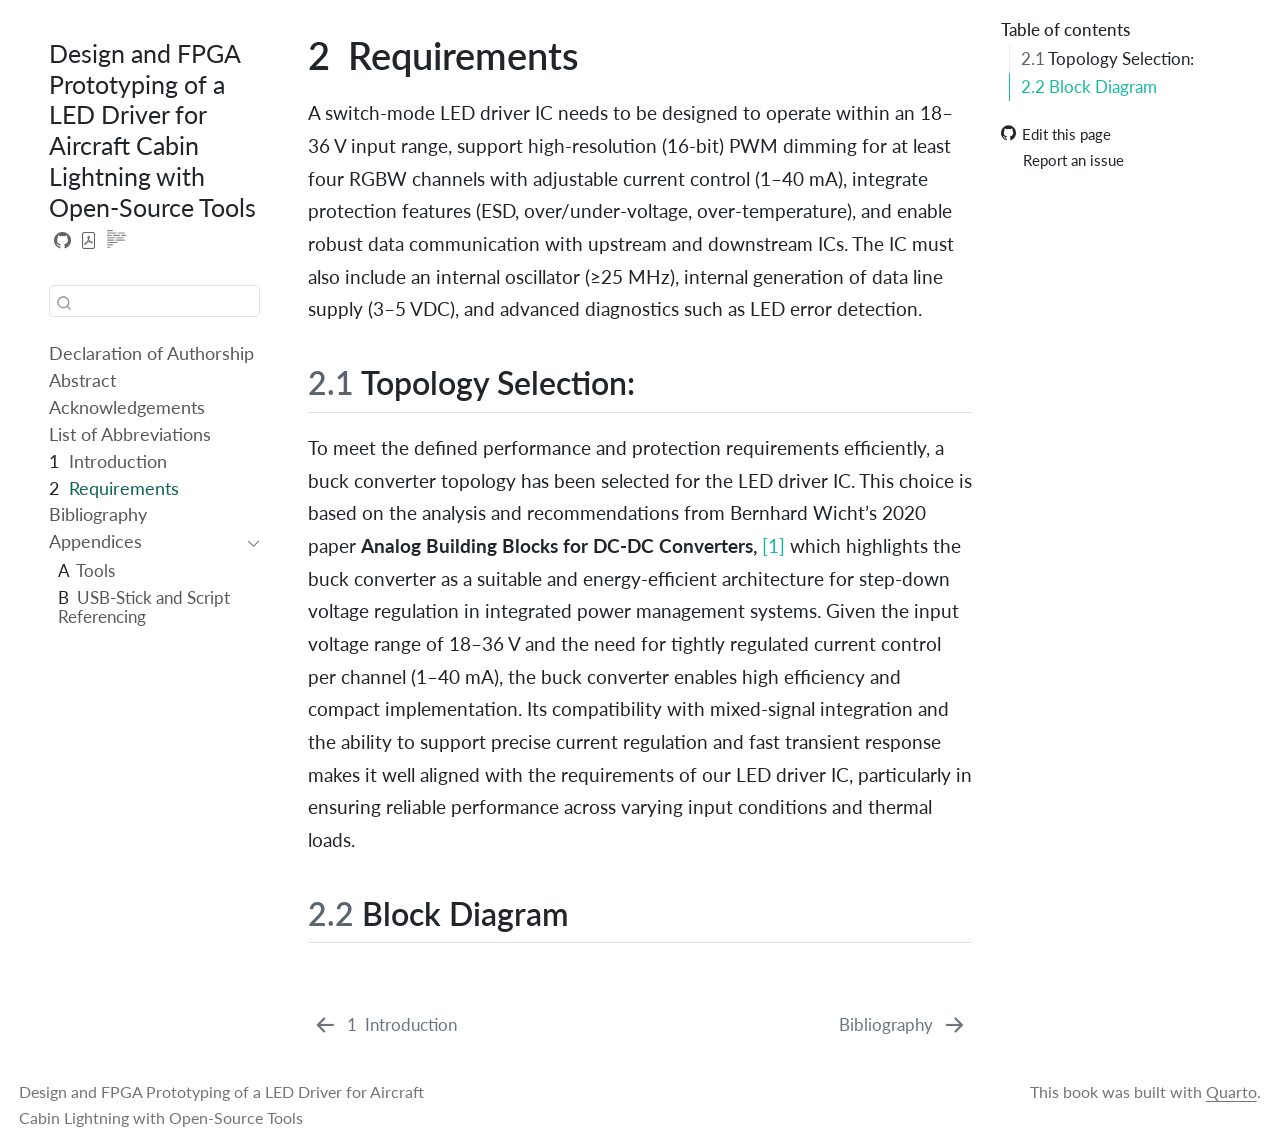
<file: content/02_requirements.html>
<!DOCTYPE html>
<html xmlns="http://www.w3.org/1999/xhtml" lang="en" xml:lang="en"><head>

<meta charset="utf-8">
<meta name="generator" content="quarto-1.10.19">

<meta name="viewport" content="width=device-width, initial-scale=1.0, user-scalable=yes">


<title>2&nbsp; Requirements – Design and FPGA Prototyping of a LED Driver for Aircraft Cabin Lightning with Open-Source Tools</title>
<style>
/* Default styles provided by pandoc.
** See https://pandoc.org/MANUAL.html#variables-for-html for config info.
*/
span.smallcaps{font-variant: small-caps;}
div.columns{display: flex; gap: 1.5em;}
div.column{flex: auto;}
@media screen {
div.columns{gap: min(4vw, 1.5em);}
div.column{overflow-x: auto;}
}
div.hanging-indent{margin-left: 1.5em; text-indent: -1.5em;}
ul.task-list{list-style: none;}
ul.task-list li input[type="checkbox"] {
  width: 0.8em;
  margin: 0 0.8em 0.2em -1em; /* quarto-specific, see https://github.com/quarto-dev/quarto-cli/issues/4556 */ 
  vertical-align: middle;
}
/* CSS for citations */
div.csl-bib-body { }
div.csl-entry {
  clear: both;
  margin-bottom: 0em;
}
.hanging-indent div.csl-entry {
  margin-left:2em;
  text-indent:-2em;
}
div.csl-left-margin {
  min-width:2em;
  float:left;
}
div.csl-right-inline {
  margin-left:2em;
  padding-left:1em;
}
div.csl-indent {
  margin-left: 2em;
}</style>


<script src="../site_libs/quarto-nav/quarto-nav.js"></script>
<script src="../site_libs/quarto-nav/headroom.min.js"></script>
<script src="../site_libs/clipboard/clipboard.min.js"></script>
<script src="../site_libs/quarto-search/autocomplete.umd.js"></script>
<script src="../site_libs/quarto-search/fuse.min.js"></script>
<script src="../site_libs/quarto-search/quarto-search.js"></script>
<meta name="quarto:offset" content="../">
<link href="../references.html" rel="next">
<link href="../content/01_introduction.html" rel="prev">
<script src="../site_libs/quarto-html/quarto.js" type="module"></script>
<script src="../site_libs/quarto-html/tabsets/tabsets.js" type="module"></script>
<script src="../site_libs/quarto-html/popper.min.js"></script>
<script src="../site_libs/quarto-html/tippy.umd.min.js"></script>
<script src="../site_libs/quarto-html/anchor.min.js"></script>
<link href="../site_libs/quarto-html/tippy.css" rel="stylesheet">
<link href="../site_libs/quarto-html/quarto-syntax-highlighting-5c1318cf63eba56dbef7ba16bc7d56f5.css" rel="stylesheet" id="quarto-text-highlighting-styles">
<script src="../site_libs/bootstrap/bootstrap.min.js"></script>
<link href="../site_libs/bootstrap/bootstrap-icons.css" rel="stylesheet">
<link href="../site_libs/bootstrap/bootstrap-9d76ca62eed1c98cead66c40863d9800.min.css" rel="stylesheet" append-hash="true" id="quarto-bootstrap" data-mode="light">
<script id="quarto-search-options" type="application/json">{
  "location": "sidebar",
  "copy-button": false,
  "collapse-after": 3,
  "panel-placement": "start",
  "type": "textbox",
  "limit": 50,
  "keyboard-shortcut": [
    "f",
    "/",
    "s"
  ],
  "show-item-context": false,
  "language": {
    "search-no-results-text": "No results",
    "search-matching-documents-text": "matching documents",
    "search-copy-link-title": "Copy link to search",
    "search-hide-matches-text": "Hide additional matches",
    "search-more-match-text": "more match in this document",
    "search-more-matches-text": "more matches in this document",
    "search-clear-button-title": "Clear",
    "search-text-placeholder": "",
    "search-detached-cancel-button-title": "Cancel",
    "search-submit-button-title": "Submit",
    "search-label": "Search"
  }
}</script>


</head>

<body class="nav-sidebar floating quarto-light">

<div id="quarto-search-results"></div>
  <header id="quarto-header" class="headroom fixed-top">
  <nav class="quarto-secondary-nav">
    <div class="container-fluid d-flex">
      <button type="button" class="quarto-btn-toggle btn" data-bs-toggle="collapse" role="button" data-bs-target=".quarto-sidebar-collapse-item" aria-controls="quarto-sidebar" aria-expanded="false" aria-label="Toggle sidebar navigation" onclick="if (window.quartoToggleHeadroom) { window.quartoToggleHeadroom(); }">
        <i class="bi bi-layout-text-sidebar-reverse"></i>
      </button>
        <nav class="quarto-page-breadcrumbs" aria-label="breadcrumb"><ol class="breadcrumb"><li class="breadcrumb-item"><a href="../content/02_requirements.html"><span class="chapter-number">2</span>&nbsp; <span class="chapter-title">Requirements</span></a></li></ol></nav>
        <a class="flex-grow-1" role="navigation" data-bs-toggle="collapse" data-bs-target=".quarto-sidebar-collapse-item" aria-controls="quarto-sidebar" aria-expanded="false" aria-label="Toggle sidebar navigation" onclick="if (window.quartoToggleHeadroom) { window.quartoToggleHeadroom(); }">      
        </a>
      <button type="button" class="btn quarto-search-button" aria-label="Search" onclick="window.quartoOpenSearch();">
        <i class="bi bi-search"></i>
      </button>
    </div>
  </nav>
</header>
<!-- content -->
<div id="quarto-content" class="quarto-container page-columns page-rows-contents page-layout-article">
<!-- sidebar -->
  <nav id="quarto-sidebar" class="sidebar collapse collapse-horizontal quarto-sidebar-collapse-item sidebar-navigation floating overflow-auto">
    <div class="pt-lg-2 mt-2 text-left sidebar-header">
    <div class="sidebar-title mb-0 py-0">
      <a href="../">Design and FPGA Prototyping of a LED Driver for Aircraft Cabin Lightning with Open-Source Tools</a> 
        <div class="sidebar-tools-main tools-wide">
    <a href="https://github.com/snehashree499/thesis_sneha" title="Source Code" class="quarto-navigation-tool px-1" aria-label="Source Code"><i class="bi bi-github"></i></a>
    <a href="../thesis_ssk.pdf" title="Download PDF" class="quarto-navigation-tool px-1" aria-label="Download PDF"><i class="bi bi-file-pdf"></i></a>
  <a href="" class="quarto-reader-toggle quarto-navigation-tool px-1" onclick="window.quartoToggleReader(); return false;" title="Toggle reader mode">
  <div class="quarto-reader-toggle-btn">
  <i class="bi"></i>
  </div>
</a>
</div>
    </div>
      </div>
        <div class="mt-2 flex-shrink-0 align-items-center">
        <div class="sidebar-search">
        <div id="quarto-search" class="" title="Search"></div>
        </div>
        </div>
    <div class="sidebar-menu-container"> 
    <ul class="list-unstyled mt-1">
        <li class="sidebar-item">
  <div class="sidebar-item-container"> 
  <a href="../frontmatter/02-declaration.html" class="sidebar-item-text sidebar-link">
 <span class="menu-text">Declaration of Authorship</span></a>
  </div>
</li>
        <li class="sidebar-item">
  <div class="sidebar-item-container"> 
  <a href="../frontmatter/03-abstract.html" class="sidebar-item-text sidebar-link">
 <span class="menu-text">Abstract</span></a>
  </div>
</li>
        <li class="sidebar-item">
  <div class="sidebar-item-container"> 
  <a href="../frontmatter/04-acknowledgements.html" class="sidebar-item-text sidebar-link">
 <span class="menu-text">Acknowledgements</span></a>
  </div>
</li>
        <li class="sidebar-item">
  <div class="sidebar-item-container"> 
  <a href="../index.html" class="sidebar-item-text sidebar-link">
 <span class="menu-text">List of Abbreviations</span></a>
  </div>
</li>
        <li class="sidebar-item">
  <div class="sidebar-item-container"> 
  <a href="../content/01_introduction.html" class="sidebar-item-text sidebar-link">
 <span class="menu-text"><span class="chapter-number">1</span>&nbsp; <span class="chapter-title">Introduction</span></span></a>
  </div>
</li>
        <li class="sidebar-item">
  <div class="sidebar-item-container"> 
  <a href="../content/02_requirements.html" class="sidebar-item-text sidebar-link active">
 <span class="menu-text"><span class="chapter-number">2</span>&nbsp; <span class="chapter-title">Requirements</span></span></a>
  </div>
</li>
        <li class="sidebar-item">
  <div class="sidebar-item-container"> 
  <a href="../references.html" class="sidebar-item-text sidebar-link">
 <span class="menu-text">Bibliography</span></a>
  </div>
</li>
        <li class="sidebar-item sidebar-item-section">
      <div class="sidebar-item-container"> 
            <a class="sidebar-item-text sidebar-link text-start" data-bs-toggle="collapse" data-bs-target="#quarto-sidebar-section-1" role="navigation" aria-expanded="true">
 <span class="menu-text">Appendices</span></a>
          <a class="sidebar-item-toggle text-start" data-bs-toggle="collapse" data-bs-target="#quarto-sidebar-section-1" role="navigation" aria-expanded="true" aria-label="Toggle section">
            <i class="bi bi-chevron-right ms-2"></i>
          </a> 
      </div>
      <ul id="quarto-sidebar-section-1" class="collapse list-unstyled sidebar-section depth1 show">  
          <li class="sidebar-item">
  <div class="sidebar-item-container"> 
  <a href="../appendix/appendix_A.html" class="sidebar-item-text sidebar-link">
 <span class="menu-text"><span class="chapter-number">A</span>&nbsp; <span class="chapter-title">Tools</span></span></a>
  </div>
</li>
          <li class="sidebar-item">
  <div class="sidebar-item-container"> 
  <a href="../appendix/appendix_B.html" class="sidebar-item-text sidebar-link">
 <span class="menu-text"><span class="chapter-number">B</span>&nbsp; <span class="chapter-title">USB-Stick and Script Referencing</span></span></a>
  </div>
</li>
      </ul>
  </li>
    </ul>
    </div>
</nav>
<div id="quarto-sidebar-glass" class="quarto-sidebar-collapse-item" data-bs-toggle="collapse" data-bs-target=".quarto-sidebar-collapse-item"></div>
<!-- margin-sidebar -->
    <div id="quarto-margin-sidebar" class="sidebar margin-sidebar">
        <nav id="TOC" role="doc-toc" class="toc-active">
    <h2 id="toc-title">Table of contents</h2>
   
  <ul>
  <li><a href="#topology-selection" id="toc-topology-selection" class="nav-link active" data-scroll-target="#topology-selection"><span class="header-section-number">2.1</span> Topology Selection:</a></li>
  <li><a href="#block-diagram" id="toc-block-diagram" class="nav-link" data-scroll-target="#block-diagram"><span class="header-section-number">2.2</span> Block Diagram</a></li>
  </ul>
<div class="toc-actions"><ul><li><a href="https://github.com/snehashree499/thesis_sneha/edit/main/content/02_requirements.qmd" class="toc-action"><i class="bi bi-github"></i>Edit this page</a></li><li><a href="https://github.com/snehashree499/thesis_sneha/issues/new" class="toc-action"><i class="bi empty"></i>Report an issue</a></li></ul></div></nav>
    </div>
<!-- main -->
<main class="content" id="quarto-document-content">

<header id="title-block-header" class="quarto-title-block default">
<div class="quarto-title">
<h1 class="title"><span class="chapter-number">2</span>&nbsp; <span class="chapter-title">Requirements</span></h1>
</div>



<div class="quarto-title-meta">

    
  
    
  </div>
  


</header>


<p>A switch-mode LED driver IC needs to be designed to operate within an 18–36 V input range, support high-resolution (16-bit) PWM dimming for at least four RGBW channels with adjustable current control (1–40 mA), integrate protection features (ESD, over/under-voltage, over-temperature), and enable robust data communication with upstream and downstream ICs. The IC must also include an internal oscillator (≥25 MHz), internal generation of data line supply (3–5 VDC), and advanced diagnostics such as LED error detection.</p>
<section id="topology-selection" class="level2" data-number="2.1">
<h2 data-number="2.1" class="anchored" data-anchor-id="topology-selection"><span class="header-section-number">2.1</span> Topology Selection:</h2>
<p>To meet the defined performance and protection requirements efficiently, a buck converter topology has been selected for the LED driver IC. This choice is based on the analysis and recommendations from Bernhard Wicht’s 2020 paper <strong>Analog Building Blocks for DC-DC Converters,</strong> <span class="citation" data-cites="wicht2020"><a href="../references.html#ref-wicht2020" role="doc-biblioref">[1]</a></span> which highlights the buck converter as a suitable and energy-efficient architecture for step-down voltage regulation in integrated power management systems. Given the input voltage range of 18–36 V and the need for tightly regulated current control per channel (1–40 mA), the buck converter enables high efficiency and compact implementation. Its compatibility with mixed-signal integration and the ability to support precise current regulation and fast transient response makes it well aligned with the requirements of our LED driver IC, particularly in ensuring reliable performance across varying input conditions and thermal loads.</p>
</section>
<section id="block-diagram" class="level2" data-number="2.2">
<h2 data-number="2.2" class="anchored" data-anchor-id="block-diagram"><span class="header-section-number">2.2</span> Block Diagram</h2>


<div id="refs" class="references csl-bib-body" data-entry-spacing="0" role="list" style="display: none">
<div id="ref-wicht2020" class="csl-entry" role="listitem">
<div class="csl-left-margin">[1] </div><div class="csl-right-inline">B. Wicht, <span>“Analog building blocks of dc-dc converters: Examining fundamental concepts,”</span> <em><span>IEEE</span> Solid-State Circuits Magazine</em>, vol. 12, no. 3, pp. 42–47, 2020, doi: <a href="https://doi.org/10.1109/mssc.2020.3002141">10.1109/mssc.2020.3002141</a>.</div>
</div>
</div>
</section>

</main> <!-- /main -->
<script id="quarto-html-after-body" type="application/javascript">
  window.document.addEventListener("DOMContentLoaded", function (event) {
    const icon = "";
    const anchorJS = new window.AnchorJS();
    anchorJS.options = {
      placement: 'right',
      icon: icon
    };
    anchorJS.add('.anchored');
    const isCodeAnnotation = (el) => {
      for (const clz of el.classList) {
        if (clz.startsWith('code-annotation-')) {                     
          return true;
        }
      }
      return false;
    }
    const onCopySuccess = function(e) {
      // button target
      const button = e.trigger;
      // don't keep focus
      button.blur();
      // flash "checked"
      button.classList.add('code-copy-button-checked');
      var currentTitle = button.getAttribute("title");
      button.setAttribute("title", "Copied!");
      let tooltip;
      if (window.bootstrap) {
        button.setAttribute("data-bs-toggle", "tooltip");
        button.setAttribute("data-bs-placement", "left");
        button.setAttribute("data-bs-title", "Copied!");
        tooltip = new bootstrap.Tooltip(button, 
          { trigger: "manual", 
            customClass: "code-copy-button-tooltip",
            offset: [0, -8]});
        tooltip.show();    
      }
      setTimeout(function() {
        if (tooltip) {
          tooltip.hide();
          button.removeAttribute("data-bs-title");
          button.removeAttribute("data-bs-toggle");
          button.removeAttribute("data-bs-placement");
        }
        button.setAttribute("title", currentTitle);
        button.classList.remove('code-copy-button-checked');
      }, 1000);
      // clear code selection
      e.clearSelection();
    }
    const getTextToCopy = function(trigger) {
      const outerScaffold = trigger.parentElement.cloneNode(true);
      const codeEl = outerScaffold.querySelector('code');
      for (const childEl of codeEl.children) {
        if (isCodeAnnotation(childEl)) {
          childEl.remove();
        }
      }
      return codeEl.innerText;
    }
    const clipboard = new window.ClipboardJS('.code-copy-button:not([data-in-quarto-modal])', {
      text: getTextToCopy
    });
    clipboard.on('success', onCopySuccess);
    if (window.document.getElementById('quarto-embedded-source-code-modal')) {
      const clipboardModal = new window.ClipboardJS('.code-copy-button[data-in-quarto-modal]', {
        text: getTextToCopy,
        container: window.document.getElementById('quarto-embedded-source-code-modal')
      });
      clipboardModal.on('success', onCopySuccess);
    }
      var localhostRegex = new RegExp(/^(?:http|https):\/\/localhost\:?[0-9]*\//);
      var mailtoRegex = new RegExp(/^mailto:/);
        var filterRegex = new RegExp('/' + window.location.host + '/');
      var isInternal = (href) => {
          return filterRegex.test(href) || localhostRegex.test(href) || mailtoRegex.test(href);
      }
      // Inspect non-navigation links and adorn them if external
     var links = window.document.querySelectorAll('a[href]:not(.nav-link):not(.navbar-brand):not(.toc-action):not(.sidebar-link):not(.sidebar-item-toggle):not(.pagination-link):not(.no-external):not([aria-hidden]):not(.dropdown-item):not(.quarto-navigation-tool):not(.about-link)');
      for (var i=0; i<links.length; i++) {
        const link = links[i];
        if (!isInternal(link.href)) {
          // undo the damage that might have been done by quarto-nav.js in the case of
          // links that we want to consider external
          if (link.dataset.originalHref !== undefined) {
            link.href = link.dataset.originalHref;
          }
        }
      }
    function tippyHover(el, contentFn, onTriggerFn, onUntriggerFn) {
      const config = {
        allowHTML: true,
        maxWidth: 500,
        delay: 100,
        arrow: false,
        appendTo: function(el) {
            return el.parentElement;
        },
        interactive: true,
        interactiveBorder: 10,
        theme: 'quarto',
        placement: 'bottom-start',
      };
      if (contentFn) {
        config.content = contentFn;
      }
      if (onTriggerFn) {
        config.onTrigger = onTriggerFn;
      }
      if (onUntriggerFn) {
        config.onUntrigger = onUntriggerFn;
      }
      window.tippy(el, config); 
    }
    const noterefs = window.document.querySelectorAll('a[role="doc-noteref"]');
    for (var i=0; i<noterefs.length; i++) {
      const ref = noterefs[i];
      tippyHover(ref, function() {
        // use id or data attribute instead here
        let href = ref.getAttribute('data-footnote-href') || ref.getAttribute('href');
        try { href = new URL(href).hash; } catch {}
        const id = href.replace(/^#\/?/, "");
        const note = window.document.getElementById(id);
        if (note) {
          return note.innerHTML;
        } else {
          return "";
        }
      });
    }
    const xrefs = window.document.querySelectorAll('a.quarto-xref');
    const processXRef = (id, note) => {
      // Strip column container classes
      const stripColumnClz = (el) => {
        el.classList.remove("page-full", "page-columns");
        if (el.children) {
          for (const child of el.children) {
            stripColumnClz(child);
          }
        }
      }
      stripColumnClz(note)
      if (id === null || id.startsWith('sec-')) {
        // Special case sections, only their first couple elements
        const container = document.createElement("div");
        if (note.children && note.children.length > 2) {
          container.appendChild(note.children[0].cloneNode(true));
          for (let i = 1; i < note.children.length; i++) {
            const child = note.children[i];
            if (child.tagName === "P" && child.innerText === "") {
              continue;
            } else {
              container.appendChild(child.cloneNode(true));
              break;
            }
          }
          if (window.Quarto?.typesetMath) {
            window.Quarto.typesetMath(container);
          }
          return container.innerHTML
        } else {
          if (window.Quarto?.typesetMath) {
            window.Quarto.typesetMath(note);
          }
          return note.innerHTML;
        }
      } else {
        // Remove any anchor links if they are present
        const anchorLink = note.querySelector('a.anchorjs-link');
        if (anchorLink) {
          anchorLink.remove();
        }
        if (window.Quarto?.typesetMath) {
          window.Quarto.typesetMath(note);
        }
        if (note.classList.contains("callout")) {
          return note.outerHTML;
        } else {
          return note.innerHTML;
        }
      }
    }
    for (var i=0; i<xrefs.length; i++) {
      const xref = xrefs[i];
      tippyHover(xref, undefined, function(instance) {
        instance.disable();
        let url = xref.getAttribute('href');
        let hash = undefined; 
        if (url.startsWith('#')) {
          hash = url;
        } else {
          try { hash = new URL(url).hash; } catch {}
        }
        if (hash) {
          const id = hash.replace(/^#\/?/, "");
          const note = window.document.getElementById(id);
          if (note !== null) {
            try {
              const html = processXRef(id, note.cloneNode(true));
              instance.setContent(html);
            } finally {
              instance.enable();
              instance.show();
            }
          } else {
            // See if we can fetch this
            fetch(url.split('#')[0])
            .then(res => res.text())
            .then(html => {
              const parser = new DOMParser();
              const htmlDoc = parser.parseFromString(html, "text/html");
              const note = htmlDoc.getElementById(id);
              if (note !== null) {
                const html = processXRef(id, note);
                instance.setContent(html);
              } 
            }).finally(() => {
              instance.enable();
              instance.show();
            });
          }
        } else {
          // See if we can fetch a full url (with no hash to target)
          // This is a special case and we should probably do some content thinning / targeting
          fetch(url)
          .then(res => res.text())
          .then(html => {
            const parser = new DOMParser();
            const htmlDoc = parser.parseFromString(html, "text/html");
            const note = htmlDoc.querySelector('main.content');
            if (note !== null) {
              // This should only happen for chapter cross references
              // (since there is no id in the URL)
              // remove the first header
              if (note.children.length > 0 && note.children[0].tagName === "HEADER") {
                note.children[0].remove();
              }
              const html = processXRef(null, note);
              instance.setContent(html);
            } 
          }).finally(() => {
            instance.enable();
            instance.show();
          });
        }
      }, function(instance) {
      });
    }
        let selectedAnnoteEl;
        const selectorForAnnotation = ( cell, annotation) => {
          let cellAttr = 'data-code-cell="' + cell + '"';
          let lineAttr = 'data-code-annotation="' +  annotation + '"';
          const selector = 'span[' + cellAttr + '][' + lineAttr + ']';
          return selector;
        }
        const selectCodeLines = (annoteEl) => {
          const doc = window.document;
          const targetCell = annoteEl.getAttribute("data-target-cell");
          const targetAnnotation = annoteEl.getAttribute("data-target-annotation");
          const annoteSpan = window.document.querySelector(selectorForAnnotation(targetCell, targetAnnotation));
          const lines = annoteSpan.getAttribute("data-code-lines").split(",");
          const lineIds = lines.map((line) => {
            return targetCell + "-" + line;
          })
          let top = null;
          let height = null;
          let parent = null;
          if (lineIds.length > 0) {
              //compute the position of the single el (top and bottom and make a div)
              const el = window.document.getElementById(lineIds[0]);
              top = el.offsetTop;
              height = el.offsetHeight;
              parent = el.parentElement.parentElement;
            if (lineIds.length > 1) {
              const lastEl = window.document.getElementById(lineIds[lineIds.length - 1]);
              const bottom = lastEl.offsetTop + lastEl.offsetHeight;
              height = bottom - top;
            }
            if (top !== null && height !== null && parent !== null) {
              // cook up a div (if necessary) and position it 
              let div = window.document.getElementById("code-annotation-line-highlight");
              if (div === null) {
                div = window.document.createElement("div");
                div.setAttribute("id", "code-annotation-line-highlight");
                div.style.position = 'absolute';
                parent.appendChild(div);
              }
              div.style.top = top - 2 + "px";
              div.style.height = height + 4 + "px";
              div.style.left = 0;
              let gutterDiv = window.document.getElementById("code-annotation-line-highlight-gutter");
              if (gutterDiv === null) {
                gutterDiv = window.document.createElement("div");
                gutterDiv.setAttribute("id", "code-annotation-line-highlight-gutter");
                gutterDiv.style.position = 'absolute';
                const codeCell = window.document.getElementById(targetCell);
                const gutter = codeCell.querySelector('.code-annotation-gutter');
                gutter.appendChild(gutterDiv);
              }
              gutterDiv.style.top = top - 2 + "px";
              gutterDiv.style.height = height + 4 + "px";
            }
            selectedAnnoteEl = annoteEl;
          }
        };
        const unselectCodeLines = () => {
          const elementsIds = ["code-annotation-line-highlight", "code-annotation-line-highlight-gutter"];
          elementsIds.forEach((elId) => {
            const div = window.document.getElementById(elId);
            if (div) {
              div.remove();
            }
          });
          selectedAnnoteEl = undefined;
        };
          // Handle positioning of the toggle
      window.addEventListener(
        "resize",
        throttle(() => {
          elRect = undefined;
          if (selectedAnnoteEl) {
            selectCodeLines(selectedAnnoteEl);
          }
        }, 10)
      );
      function throttle(fn, ms) {
      let throttle = false;
      let timer;
        return (...args) => {
          if(!throttle) { // first call gets through
              fn.apply(this, args);
              throttle = true;
          } else { // all the others get throttled
              if(timer) clearTimeout(timer); // cancel #2
              timer = setTimeout(() => {
                fn.apply(this, args);
                timer = throttle = false;
              }, ms);
          }
        };
      }
        // Attach click handler to the DT
        const annoteDls = window.document.querySelectorAll('dt[data-target-cell]');
        for (const annoteDlNode of annoteDls) {
          annoteDlNode.addEventListener('click', (event) => {
            const clickedEl = event.target;
            if (clickedEl !== selectedAnnoteEl) {
              unselectCodeLines();
              const activeEl = window.document.querySelector('dt[data-target-cell].code-annotation-active');
              if (activeEl) {
                activeEl.classList.remove('code-annotation-active');
              }
              selectCodeLines(clickedEl);
              clickedEl.classList.add('code-annotation-active');
            } else {
              // Unselect the line
              unselectCodeLines();
              clickedEl.classList.remove('code-annotation-active');
            }
          });
        }
    const findCites = (el) => {
      const parentEl = el.parentElement;
      if (parentEl) {
        const cites = parentEl.dataset.cites;
        if (cites) {
          return {
            el,
            cites: cites.split(' ')
          };
        } else {
          return findCites(el.parentElement)
        }
      } else {
        return undefined;
      }
    };
    var bibliorefs = window.document.querySelectorAll('a[role="doc-biblioref"]');
    for (var i=0; i<bibliorefs.length; i++) {
      const ref = bibliorefs[i];
      const citeInfo = findCites(ref);
      if (citeInfo) {
        tippyHover(citeInfo.el, function() {
          var popup = window.document.createElement('div');
          citeInfo.cites.forEach(function(cite) {
            var citeDiv = window.document.createElement('div');
            citeDiv.classList.add('hanging-indent');
            citeDiv.classList.add('csl-entry');
            var biblioDiv = window.document.getElementById('ref-' + cite);
            if (biblioDiv) {
              citeDiv.innerHTML = biblioDiv.innerHTML;
            }
            popup.appendChild(citeDiv);
          });
          return popup.innerHTML;
        });
      }
    }
  });
  </script>
<nav class="page-navigation">
  <div class="nav-page nav-page-previous">
      <a href="../content/01_introduction.html" class="pagination-link" aria-label="Introduction">
        <i class="bi bi-arrow-left-short"></i> <span class="nav-page-text"><span class="chapter-number">1</span>&nbsp; <span class="chapter-title">Introduction</span></span>
      </a>          
  </div>
  <div class="nav-page nav-page-next">
      <a href="../references.html" class="pagination-link" aria-label="Bibliography">
        <span class="nav-page-text">Bibliography</span> <i class="bi bi-arrow-right-short"></i>
      </a>
  </div>
</nav>
</div> <!-- /content -->
<footer class="footer">
  <div class="nav-footer">
    <div class="nav-footer-left">
<p>Design and FPGA Prototyping of a LED Driver for Aircraft Cabin Lightning with Open-Source Tools</p>
</div>   
    <div class="nav-footer-center">
      &nbsp;
    <div class="toc-actions d-sm-block d-md-none"><ul><li><a href="https://github.com/snehashree499/thesis_sneha/edit/main/content/02_requirements.qmd" class="toc-action"><i class="bi bi-github"></i>Edit this page</a></li><li><a href="https://github.com/snehashree499/thesis_sneha/issues/new" class="toc-action"><i class="bi empty"></i>Report an issue</a></li></ul></div></div>
    <div class="nav-footer-right">
<p>This book was built with <a href="https://quarto.org/">Quarto</a>.</p>
</div>
  </div>
</footer>




</body></html>
</file>
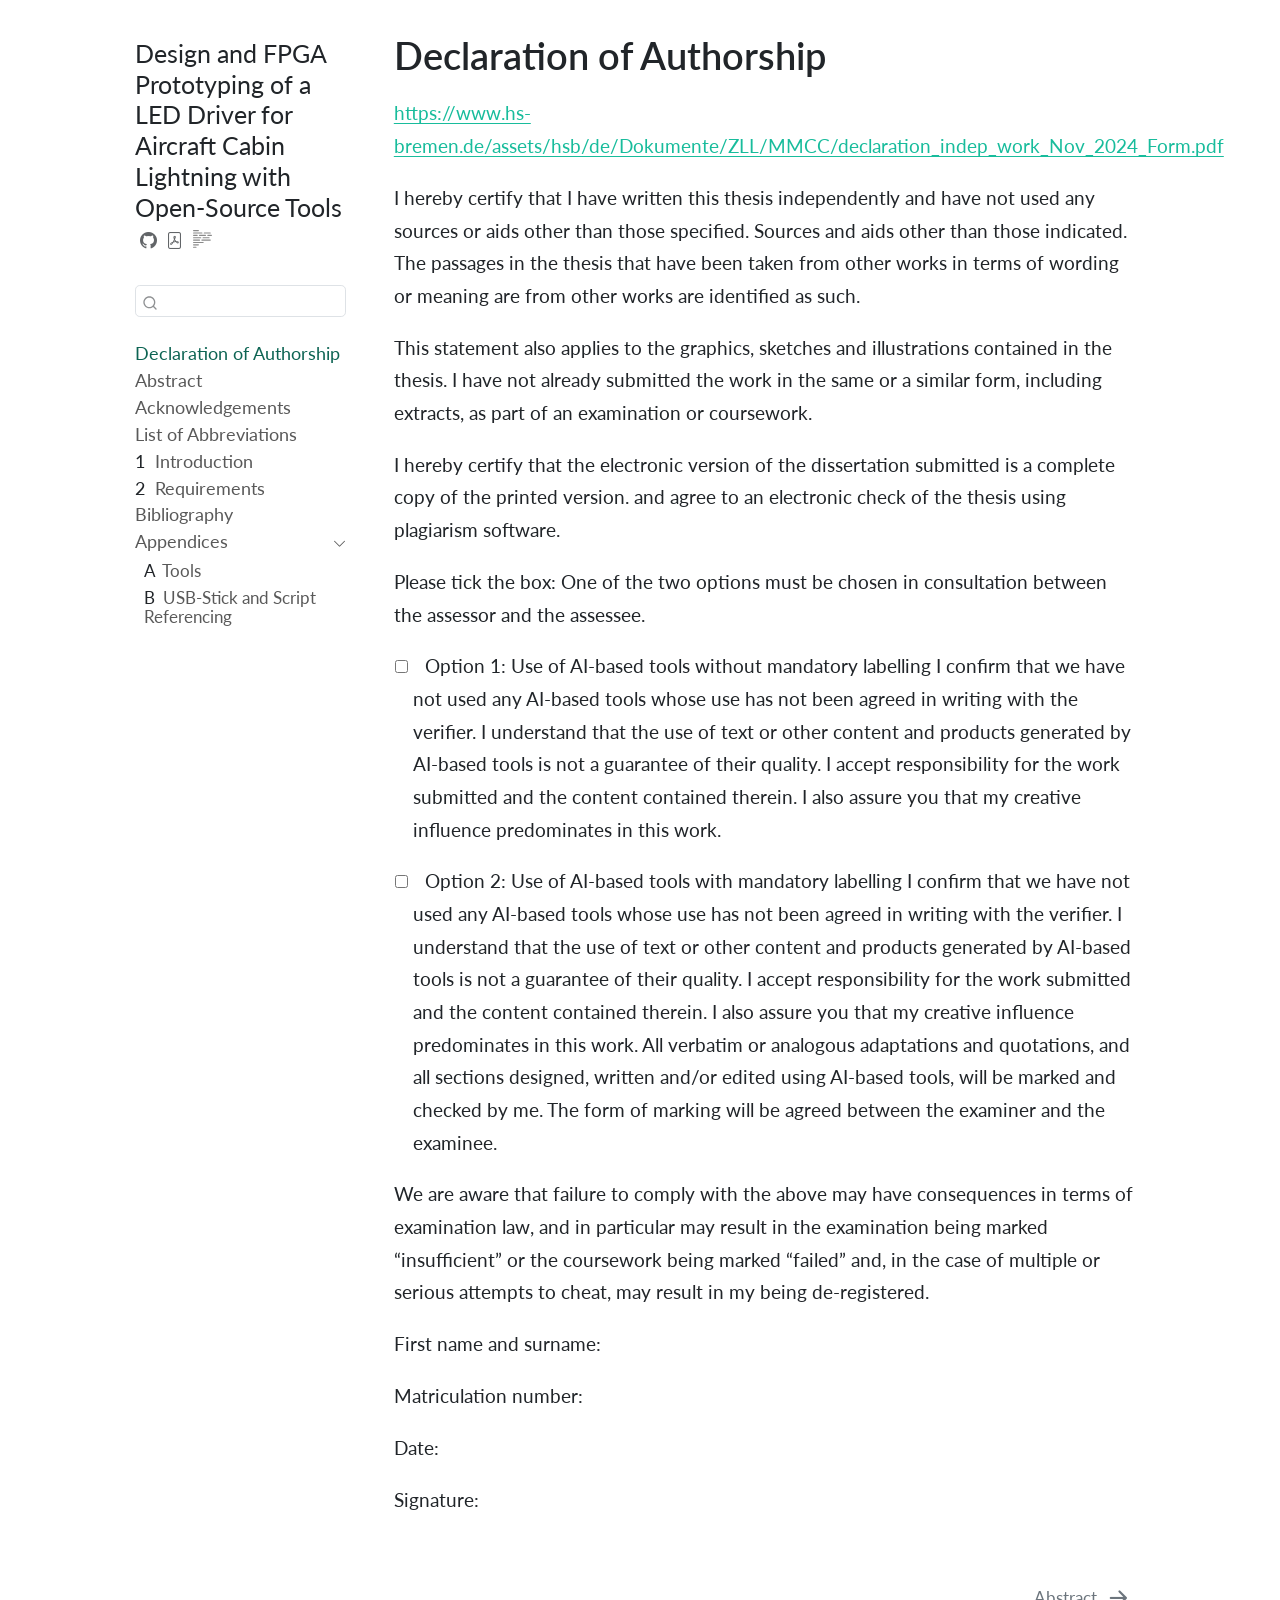
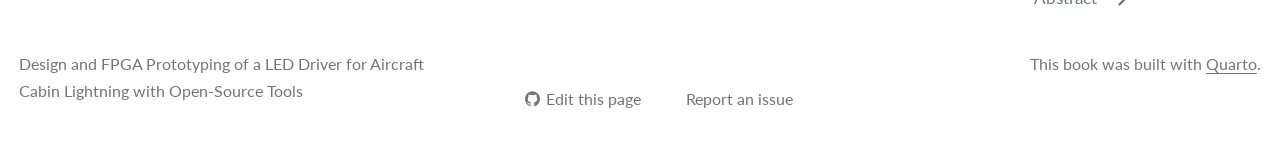
<file: frontmatter/02-declaration.html>
<!DOCTYPE html>
<html xmlns="http://www.w3.org/1999/xhtml" lang="en" xml:lang="en"><head>

<meta charset="utf-8">
<meta name="generator" content="quarto-1.10.19">

<meta name="viewport" content="width=device-width, initial-scale=1.0, user-scalable=yes">


<title>Declaration of Authorship – Design and FPGA Prototyping of a LED Driver for Aircraft Cabin Lightning with Open-Source Tools</title>
<style>
/* Default styles provided by pandoc.
** See https://pandoc.org/MANUAL.html#variables-for-html for config info.
*/
span.smallcaps{font-variant: small-caps;}
div.columns{display: flex; gap: 1.5em;}
div.column{flex: auto;}
@media screen {
div.columns{gap: min(4vw, 1.5em);}
div.column{overflow-x: auto;}
}
div.hanging-indent{margin-left: 1.5em; text-indent: -1.5em;}
ul.task-list{list-style: none;}
ul.task-list li input[type="checkbox"] {
  width: 0.8em;
  margin: 0 0.8em 0.2em -1em; /* quarto-specific, see https://github.com/quarto-dev/quarto-cli/issues/4556 */ 
  vertical-align: middle;
}
</style>


<script src="../site_libs/quarto-nav/quarto-nav.js"></script>
<script src="../site_libs/quarto-nav/headroom.min.js"></script>
<script src="../site_libs/clipboard/clipboard.min.js"></script>
<script src="../site_libs/quarto-search/autocomplete.umd.js"></script>
<script src="../site_libs/quarto-search/fuse.min.js"></script>
<script src="../site_libs/quarto-search/quarto-search.js"></script>
<meta name="quarto:offset" content="../">
<link href="../frontmatter/03-abstract.html" rel="next">
<script src="../site_libs/quarto-html/quarto.js" type="module"></script>
<script src="../site_libs/quarto-html/tabsets/tabsets.js" type="module"></script>
<script src="../site_libs/quarto-html/popper.min.js"></script>
<script src="../site_libs/quarto-html/tippy.umd.min.js"></script>
<script src="../site_libs/quarto-html/anchor.min.js"></script>
<link href="../site_libs/quarto-html/tippy.css" rel="stylesheet">
<link href="../site_libs/quarto-html/quarto-syntax-highlighting-5c1318cf63eba56dbef7ba16bc7d56f5.css" rel="stylesheet" id="quarto-text-highlighting-styles">
<script src="../site_libs/bootstrap/bootstrap.min.js"></script>
<link href="../site_libs/bootstrap/bootstrap-icons.css" rel="stylesheet">
<link href="../site_libs/bootstrap/bootstrap-9d76ca62eed1c98cead66c40863d9800.min.css" rel="stylesheet" append-hash="true" id="quarto-bootstrap" data-mode="light">
<script id="quarto-search-options" type="application/json">{
  "location": "sidebar",
  "copy-button": false,
  "collapse-after": 3,
  "panel-placement": "start",
  "type": "textbox",
  "limit": 50,
  "keyboard-shortcut": [
    "f",
    "/",
    "s"
  ],
  "show-item-context": false,
  "language": {
    "search-no-results-text": "No results",
    "search-matching-documents-text": "matching documents",
    "search-copy-link-title": "Copy link to search",
    "search-hide-matches-text": "Hide additional matches",
    "search-more-match-text": "more match in this document",
    "search-more-matches-text": "more matches in this document",
    "search-clear-button-title": "Clear",
    "search-text-placeholder": "",
    "search-detached-cancel-button-title": "Cancel",
    "search-submit-button-title": "Submit",
    "search-label": "Search"
  }
}</script>


</head>

<body class="nav-sidebar floating fullcontent quarto-light">

<div id="quarto-search-results"></div>
  <header id="quarto-header" class="headroom fixed-top">
  <nav class="quarto-secondary-nav">
    <div class="container-fluid d-flex">
      <button type="button" class="quarto-btn-toggle btn" data-bs-toggle="collapse" role="button" data-bs-target=".quarto-sidebar-collapse-item" aria-controls="quarto-sidebar" aria-expanded="false" aria-label="Toggle sidebar navigation" onclick="if (window.quartoToggleHeadroom) { window.quartoToggleHeadroom(); }">
        <i class="bi bi-layout-text-sidebar-reverse"></i>
      </button>
        <nav class="quarto-page-breadcrumbs" aria-label="breadcrumb"><ol class="breadcrumb"><li class="breadcrumb-item"><a href="../frontmatter/02-declaration.html">Declaration of Authorship</a></li></ol></nav>
        <a class="flex-grow-1" role="navigation" data-bs-toggle="collapse" data-bs-target=".quarto-sidebar-collapse-item" aria-controls="quarto-sidebar" aria-expanded="false" aria-label="Toggle sidebar navigation" onclick="if (window.quartoToggleHeadroom) { window.quartoToggleHeadroom(); }">      
        </a>
      <button type="button" class="btn quarto-search-button" aria-label="Search" onclick="window.quartoOpenSearch();">
        <i class="bi bi-search"></i>
      </button>
    </div>
  </nav>
</header>
<!-- content -->
<div id="quarto-content" class="quarto-container page-columns page-rows-contents page-layout-article">
<!-- sidebar -->
  <nav id="quarto-sidebar" class="sidebar collapse collapse-horizontal quarto-sidebar-collapse-item sidebar-navigation floating overflow-auto">
    <div class="pt-lg-2 mt-2 text-left sidebar-header">
    <div class="sidebar-title mb-0 py-0">
      <a href="../">Design and FPGA Prototyping of a LED Driver for Aircraft Cabin Lightning with Open-Source Tools</a> 
        <div class="sidebar-tools-main tools-wide">
    <a href="https://github.com/snehashree499/thesis_sneha" title="Source Code" class="quarto-navigation-tool px-1" aria-label="Source Code"><i class="bi bi-github"></i></a>
    <a href="../thesis_ssk.pdf" title="Download PDF" class="quarto-navigation-tool px-1" aria-label="Download PDF"><i class="bi bi-file-pdf"></i></a>
  <a href="" class="quarto-reader-toggle quarto-navigation-tool px-1" onclick="window.quartoToggleReader(); return false;" title="Toggle reader mode">
  <div class="quarto-reader-toggle-btn">
  <i class="bi"></i>
  </div>
</a>
</div>
    </div>
      </div>
        <div class="mt-2 flex-shrink-0 align-items-center">
        <div class="sidebar-search">
        <div id="quarto-search" class="" title="Search"></div>
        </div>
        </div>
    <div class="sidebar-menu-container"> 
    <ul class="list-unstyled mt-1">
        <li class="sidebar-item">
  <div class="sidebar-item-container"> 
  <a href="../frontmatter/02-declaration.html" class="sidebar-item-text sidebar-link active">
 <span class="menu-text">Declaration of Authorship</span></a>
  </div>
</li>
        <li class="sidebar-item">
  <div class="sidebar-item-container"> 
  <a href="../frontmatter/03-abstract.html" class="sidebar-item-text sidebar-link">
 <span class="menu-text">Abstract</span></a>
  </div>
</li>
        <li class="sidebar-item">
  <div class="sidebar-item-container"> 
  <a href="../frontmatter/04-acknowledgements.html" class="sidebar-item-text sidebar-link">
 <span class="menu-text">Acknowledgements</span></a>
  </div>
</li>
        <li class="sidebar-item">
  <div class="sidebar-item-container"> 
  <a href="../index.html" class="sidebar-item-text sidebar-link">
 <span class="menu-text">List of Abbreviations</span></a>
  </div>
</li>
        <li class="sidebar-item">
  <div class="sidebar-item-container"> 
  <a href="../content/01_introduction.html" class="sidebar-item-text sidebar-link">
 <span class="menu-text"><span class="chapter-number">1</span>&nbsp; <span class="chapter-title">Introduction</span></span></a>
  </div>
</li>
        <li class="sidebar-item">
  <div class="sidebar-item-container"> 
  <a href="../content/02_requirements.html" class="sidebar-item-text sidebar-link">
 <span class="menu-text"><span class="chapter-number">2</span>&nbsp; <span class="chapter-title">Requirements</span></span></a>
  </div>
</li>
        <li class="sidebar-item">
  <div class="sidebar-item-container"> 
  <a href="../references.html" class="sidebar-item-text sidebar-link">
 <span class="menu-text">Bibliography</span></a>
  </div>
</li>
        <li class="sidebar-item sidebar-item-section">
      <div class="sidebar-item-container"> 
            <a class="sidebar-item-text sidebar-link text-start" data-bs-toggle="collapse" data-bs-target="#quarto-sidebar-section-1" role="navigation" aria-expanded="true">
 <span class="menu-text">Appendices</span></a>
          <a class="sidebar-item-toggle text-start" data-bs-toggle="collapse" data-bs-target="#quarto-sidebar-section-1" role="navigation" aria-expanded="true" aria-label="Toggle section">
            <i class="bi bi-chevron-right ms-2"></i>
          </a> 
      </div>
      <ul id="quarto-sidebar-section-1" class="collapse list-unstyled sidebar-section depth1 show">  
          <li class="sidebar-item">
  <div class="sidebar-item-container"> 
  <a href="../appendix/appendix_A.html" class="sidebar-item-text sidebar-link">
 <span class="menu-text"><span class="chapter-number">A</span>&nbsp; <span class="chapter-title">Tools</span></span></a>
  </div>
</li>
          <li class="sidebar-item">
  <div class="sidebar-item-container"> 
  <a href="../appendix/appendix_B.html" class="sidebar-item-text sidebar-link">
 <span class="menu-text"><span class="chapter-number">B</span>&nbsp; <span class="chapter-title">USB-Stick and Script Referencing</span></span></a>
  </div>
</li>
      </ul>
  </li>
    </ul>
    </div>
</nav>
<div id="quarto-sidebar-glass" class="quarto-sidebar-collapse-item" data-bs-toggle="collapse" data-bs-target=".quarto-sidebar-collapse-item"></div>
<!-- margin-sidebar -->
    
<!-- main -->
<main class="content" id="quarto-document-content">

<header id="title-block-header" class="quarto-title-block default">
<div class="quarto-title">
<h1 class="title">Declaration of Authorship</h1>
</div>



<div class="quarto-title-meta">

    
  
    
  </div>
  


</header>


<p><a href="https://www.hs-bremen.de/assets/hsb/de/Dokumente/ZLL/MMCC/declaration_indep_work_Nov_2024_Form.pdf">https://www.hs-bremen.de/assets/hsb/de/Dokumente/ZLL/MMCC/declaration_indep_work_Nov_2024_Form.pdf</a></p>
<p>I hereby certify that I have written this thesis independently and have not used any sources or aids other than those specified. Sources and aids other than those indicated. The passages in the thesis that have been taken from other works in terms of wording or meaning are from other works are identified as such.</p>
<p>This statement also applies to the graphics, sketches and illustrations contained in the thesis. I have not already submitted the work in the same or a similar form, including extracts, as part of an examination or coursework.</p>
<p>I hereby certify that the electronic version of the dissertation submitted is a complete copy of the printed version. and agree to an electronic check of the thesis using plagiarism software.</p>
<p>Please tick the box: One of the two options must be chosen in consultation between the assessor and the assessee.</p>
<ul class="task-list">
<li><p><label><input type="checkbox">Option 1: Use of AI-based tools without mandatory labelling I confirm that we have not used any AI-based tools whose use has not been agreed in writing with the verifier. I understand that the use of text or other content and products generated by AI-based tools is not a guarantee of their quality. I accept responsibility for the work submitted and the content contained therein. I also assure you that my creative influence predominates in this work.</label></p></li>
<li><p><label><input type="checkbox">Option 2: Use of AI-based tools with mandatory labelling I confirm that we have not used any AI-based tools whose use has not been agreed in writing with the verifier. I understand that the use of text or other content and products generated by AI-based tools is not a guarantee of their quality. I accept responsibility for the work submitted and the content contained therein. I also assure you that my creative influence predominates in this work. All verbatim or analogous adaptations and quotations, and all sections designed, written and/or edited using AI-based tools, will be marked and checked by me. The form of marking will be agreed between the examiner and the examinee.</label></p></li>
</ul>
<p>We are aware that failure to comply with the above may have consequences in terms of examination law, and in particular may result in the examination being marked “insufficient” or the coursework being marked “failed” and, in the case of multiple or serious attempts to cheat, may result in my being de-registered.</p>
<p>First name and surname:</p>
<p>Matriculation number:</p>
<p>Date:</p>
<p>Signature:</p>



</main> <!-- /main -->
<script id="quarto-html-after-body" type="application/javascript">
  window.document.addEventListener("DOMContentLoaded", function (event) {
    const icon = "";
    const anchorJS = new window.AnchorJS();
    anchorJS.options = {
      placement: 'right',
      icon: icon
    };
    anchorJS.add('.anchored');
    const isCodeAnnotation = (el) => {
      for (const clz of el.classList) {
        if (clz.startsWith('code-annotation-')) {                     
          return true;
        }
      }
      return false;
    }
    const onCopySuccess = function(e) {
      // button target
      const button = e.trigger;
      // don't keep focus
      button.blur();
      // flash "checked"
      button.classList.add('code-copy-button-checked');
      var currentTitle = button.getAttribute("title");
      button.setAttribute("title", "Copied!");
      let tooltip;
      if (window.bootstrap) {
        button.setAttribute("data-bs-toggle", "tooltip");
        button.setAttribute("data-bs-placement", "left");
        button.setAttribute("data-bs-title", "Copied!");
        tooltip = new bootstrap.Tooltip(button, 
          { trigger: "manual", 
            customClass: "code-copy-button-tooltip",
            offset: [0, -8]});
        tooltip.show();    
      }
      setTimeout(function() {
        if (tooltip) {
          tooltip.hide();
          button.removeAttribute("data-bs-title");
          button.removeAttribute("data-bs-toggle");
          button.removeAttribute("data-bs-placement");
        }
        button.setAttribute("title", currentTitle);
        button.classList.remove('code-copy-button-checked');
      }, 1000);
      // clear code selection
      e.clearSelection();
    }
    const getTextToCopy = function(trigger) {
      const outerScaffold = trigger.parentElement.cloneNode(true);
      const codeEl = outerScaffold.querySelector('code');
      for (const childEl of codeEl.children) {
        if (isCodeAnnotation(childEl)) {
          childEl.remove();
        }
      }
      return codeEl.innerText;
    }
    const clipboard = new window.ClipboardJS('.code-copy-button:not([data-in-quarto-modal])', {
      text: getTextToCopy
    });
    clipboard.on('success', onCopySuccess);
    if (window.document.getElementById('quarto-embedded-source-code-modal')) {
      const clipboardModal = new window.ClipboardJS('.code-copy-button[data-in-quarto-modal]', {
        text: getTextToCopy,
        container: window.document.getElementById('quarto-embedded-source-code-modal')
      });
      clipboardModal.on('success', onCopySuccess);
    }
      var localhostRegex = new RegExp(/^(?:http|https):\/\/localhost\:?[0-9]*\//);
      var mailtoRegex = new RegExp(/^mailto:/);
        var filterRegex = new RegExp('/' + window.location.host + '/');
      var isInternal = (href) => {
          return filterRegex.test(href) || localhostRegex.test(href) || mailtoRegex.test(href);
      }
      // Inspect non-navigation links and adorn them if external
     var links = window.document.querySelectorAll('a[href]:not(.nav-link):not(.navbar-brand):not(.toc-action):not(.sidebar-link):not(.sidebar-item-toggle):not(.pagination-link):not(.no-external):not([aria-hidden]):not(.dropdown-item):not(.quarto-navigation-tool):not(.about-link)');
      for (var i=0; i<links.length; i++) {
        const link = links[i];
        if (!isInternal(link.href)) {
          // undo the damage that might have been done by quarto-nav.js in the case of
          // links that we want to consider external
          if (link.dataset.originalHref !== undefined) {
            link.href = link.dataset.originalHref;
          }
        }
      }
    function tippyHover(el, contentFn, onTriggerFn, onUntriggerFn) {
      const config = {
        allowHTML: true,
        maxWidth: 500,
        delay: 100,
        arrow: false,
        appendTo: function(el) {
            return el.parentElement;
        },
        interactive: true,
        interactiveBorder: 10,
        theme: 'quarto',
        placement: 'bottom-start',
      };
      if (contentFn) {
        config.content = contentFn;
      }
      if (onTriggerFn) {
        config.onTrigger = onTriggerFn;
      }
      if (onUntriggerFn) {
        config.onUntrigger = onUntriggerFn;
      }
      window.tippy(el, config); 
    }
    const noterefs = window.document.querySelectorAll('a[role="doc-noteref"]');
    for (var i=0; i<noterefs.length; i++) {
      const ref = noterefs[i];
      tippyHover(ref, function() {
        // use id or data attribute instead here
        let href = ref.getAttribute('data-footnote-href') || ref.getAttribute('href');
        try { href = new URL(href).hash; } catch {}
        const id = href.replace(/^#\/?/, "");
        const note = window.document.getElementById(id);
        if (note) {
          return note.innerHTML;
        } else {
          return "";
        }
      });
    }
    const xrefs = window.document.querySelectorAll('a.quarto-xref');
    const processXRef = (id, note) => {
      // Strip column container classes
      const stripColumnClz = (el) => {
        el.classList.remove("page-full", "page-columns");
        if (el.children) {
          for (const child of el.children) {
            stripColumnClz(child);
          }
        }
      }
      stripColumnClz(note)
      if (id === null || id.startsWith('sec-')) {
        // Special case sections, only their first couple elements
        const container = document.createElement("div");
        if (note.children && note.children.length > 2) {
          container.appendChild(note.children[0].cloneNode(true));
          for (let i = 1; i < note.children.length; i++) {
            const child = note.children[i];
            if (child.tagName === "P" && child.innerText === "") {
              continue;
            } else {
              container.appendChild(child.cloneNode(true));
              break;
            }
          }
          if (window.Quarto?.typesetMath) {
            window.Quarto.typesetMath(container);
          }
          return container.innerHTML
        } else {
          if (window.Quarto?.typesetMath) {
            window.Quarto.typesetMath(note);
          }
          return note.innerHTML;
        }
      } else {
        // Remove any anchor links if they are present
        const anchorLink = note.querySelector('a.anchorjs-link');
        if (anchorLink) {
          anchorLink.remove();
        }
        if (window.Quarto?.typesetMath) {
          window.Quarto.typesetMath(note);
        }
        if (note.classList.contains("callout")) {
          return note.outerHTML;
        } else {
          return note.innerHTML;
        }
      }
    }
    for (var i=0; i<xrefs.length; i++) {
      const xref = xrefs[i];
      tippyHover(xref, undefined, function(instance) {
        instance.disable();
        let url = xref.getAttribute('href');
        let hash = undefined; 
        if (url.startsWith('#')) {
          hash = url;
        } else {
          try { hash = new URL(url).hash; } catch {}
        }
        if (hash) {
          const id = hash.replace(/^#\/?/, "");
          const note = window.document.getElementById(id);
          if (note !== null) {
            try {
              const html = processXRef(id, note.cloneNode(true));
              instance.setContent(html);
            } finally {
              instance.enable();
              instance.show();
            }
          } else {
            // See if we can fetch this
            fetch(url.split('#')[0])
            .then(res => res.text())
            .then(html => {
              const parser = new DOMParser();
              const htmlDoc = parser.parseFromString(html, "text/html");
              const note = htmlDoc.getElementById(id);
              if (note !== null) {
                const html = processXRef(id, note);
                instance.setContent(html);
              } 
            }).finally(() => {
              instance.enable();
              instance.show();
            });
          }
        } else {
          // See if we can fetch a full url (with no hash to target)
          // This is a special case and we should probably do some content thinning / targeting
          fetch(url)
          .then(res => res.text())
          .then(html => {
            const parser = new DOMParser();
            const htmlDoc = parser.parseFromString(html, "text/html");
            const note = htmlDoc.querySelector('main.content');
            if (note !== null) {
              // This should only happen for chapter cross references
              // (since there is no id in the URL)
              // remove the first header
              if (note.children.length > 0 && note.children[0].tagName === "HEADER") {
                note.children[0].remove();
              }
              const html = processXRef(null, note);
              instance.setContent(html);
            } 
          }).finally(() => {
            instance.enable();
            instance.show();
          });
        }
      }, function(instance) {
      });
    }
        let selectedAnnoteEl;
        const selectorForAnnotation = ( cell, annotation) => {
          let cellAttr = 'data-code-cell="' + cell + '"';
          let lineAttr = 'data-code-annotation="' +  annotation + '"';
          const selector = 'span[' + cellAttr + '][' + lineAttr + ']';
          return selector;
        }
        const selectCodeLines = (annoteEl) => {
          const doc = window.document;
          const targetCell = annoteEl.getAttribute("data-target-cell");
          const targetAnnotation = annoteEl.getAttribute("data-target-annotation");
          const annoteSpan = window.document.querySelector(selectorForAnnotation(targetCell, targetAnnotation));
          const lines = annoteSpan.getAttribute("data-code-lines").split(",");
          const lineIds = lines.map((line) => {
            return targetCell + "-" + line;
          })
          let top = null;
          let height = null;
          let parent = null;
          if (lineIds.length > 0) {
              //compute the position of the single el (top and bottom and make a div)
              const el = window.document.getElementById(lineIds[0]);
              top = el.offsetTop;
              height = el.offsetHeight;
              parent = el.parentElement.parentElement;
            if (lineIds.length > 1) {
              const lastEl = window.document.getElementById(lineIds[lineIds.length - 1]);
              const bottom = lastEl.offsetTop + lastEl.offsetHeight;
              height = bottom - top;
            }
            if (top !== null && height !== null && parent !== null) {
              // cook up a div (if necessary) and position it 
              let div = window.document.getElementById("code-annotation-line-highlight");
              if (div === null) {
                div = window.document.createElement("div");
                div.setAttribute("id", "code-annotation-line-highlight");
                div.style.position = 'absolute';
                parent.appendChild(div);
              }
              div.style.top = top - 2 + "px";
              div.style.height = height + 4 + "px";
              div.style.left = 0;
              let gutterDiv = window.document.getElementById("code-annotation-line-highlight-gutter");
              if (gutterDiv === null) {
                gutterDiv = window.document.createElement("div");
                gutterDiv.setAttribute("id", "code-annotation-line-highlight-gutter");
                gutterDiv.style.position = 'absolute';
                const codeCell = window.document.getElementById(targetCell);
                const gutter = codeCell.querySelector('.code-annotation-gutter');
                gutter.appendChild(gutterDiv);
              }
              gutterDiv.style.top = top - 2 + "px";
              gutterDiv.style.height = height + 4 + "px";
            }
            selectedAnnoteEl = annoteEl;
          }
        };
        const unselectCodeLines = () => {
          const elementsIds = ["code-annotation-line-highlight", "code-annotation-line-highlight-gutter"];
          elementsIds.forEach((elId) => {
            const div = window.document.getElementById(elId);
            if (div) {
              div.remove();
            }
          });
          selectedAnnoteEl = undefined;
        };
          // Handle positioning of the toggle
      window.addEventListener(
        "resize",
        throttle(() => {
          elRect = undefined;
          if (selectedAnnoteEl) {
            selectCodeLines(selectedAnnoteEl);
          }
        }, 10)
      );
      function throttle(fn, ms) {
      let throttle = false;
      let timer;
        return (...args) => {
          if(!throttle) { // first call gets through
              fn.apply(this, args);
              throttle = true;
          } else { // all the others get throttled
              if(timer) clearTimeout(timer); // cancel #2
              timer = setTimeout(() => {
                fn.apply(this, args);
                timer = throttle = false;
              }, ms);
          }
        };
      }
        // Attach click handler to the DT
        const annoteDls = window.document.querySelectorAll('dt[data-target-cell]');
        for (const annoteDlNode of annoteDls) {
          annoteDlNode.addEventListener('click', (event) => {
            const clickedEl = event.target;
            if (clickedEl !== selectedAnnoteEl) {
              unselectCodeLines();
              const activeEl = window.document.querySelector('dt[data-target-cell].code-annotation-active');
              if (activeEl) {
                activeEl.classList.remove('code-annotation-active');
              }
              selectCodeLines(clickedEl);
              clickedEl.classList.add('code-annotation-active');
            } else {
              // Unselect the line
              unselectCodeLines();
              clickedEl.classList.remove('code-annotation-active');
            }
          });
        }
    const findCites = (el) => {
      const parentEl = el.parentElement;
      if (parentEl) {
        const cites = parentEl.dataset.cites;
        if (cites) {
          return {
            el,
            cites: cites.split(' ')
          };
        } else {
          return findCites(el.parentElement)
        }
      } else {
        return undefined;
      }
    };
    var bibliorefs = window.document.querySelectorAll('a[role="doc-biblioref"]');
    for (var i=0; i<bibliorefs.length; i++) {
      const ref = bibliorefs[i];
      const citeInfo = findCites(ref);
      if (citeInfo) {
        tippyHover(citeInfo.el, function() {
          var popup = window.document.createElement('div');
          citeInfo.cites.forEach(function(cite) {
            var citeDiv = window.document.createElement('div');
            citeDiv.classList.add('hanging-indent');
            citeDiv.classList.add('csl-entry');
            var biblioDiv = window.document.getElementById('ref-' + cite);
            if (biblioDiv) {
              citeDiv.innerHTML = biblioDiv.innerHTML;
            }
            popup.appendChild(citeDiv);
          });
          return popup.innerHTML;
        });
      }
    }
  });
  </script>
<nav class="page-navigation">
  <div class="nav-page nav-page-previous">
  </div>
  <div class="nav-page nav-page-next">
      <a href="../frontmatter/03-abstract.html" class="pagination-link" aria-label="Abstract">
        <span class="nav-page-text">Abstract</span> <i class="bi bi-arrow-right-short"></i>
      </a>
  </div>
</nav>
</div> <!-- /content -->
<footer class="footer">
  <div class="nav-footer">
    <div class="nav-footer-left">
<p>Design and FPGA Prototyping of a LED Driver for Aircraft Cabin Lightning with Open-Source Tools</p>
</div>   
    <div class="nav-footer-center">
      &nbsp;
    <div class="toc-actions"><ul><li><a href="https://github.com/snehashree499/thesis_sneha/edit/main/frontmatter/02-declaration.qmd" class="toc-action"><i class="bi bi-github"></i>Edit this page</a></li><li><a href="https://github.com/snehashree499/thesis_sneha/issues/new" class="toc-action"><i class="bi empty"></i>Report an issue</a></li></ul></div></div>
    <div class="nav-footer-right">
<p>This book was built with <a href="https://quarto.org/">Quarto</a>.</p>
</div>
  </div>
</footer>




</body></html>
</file>
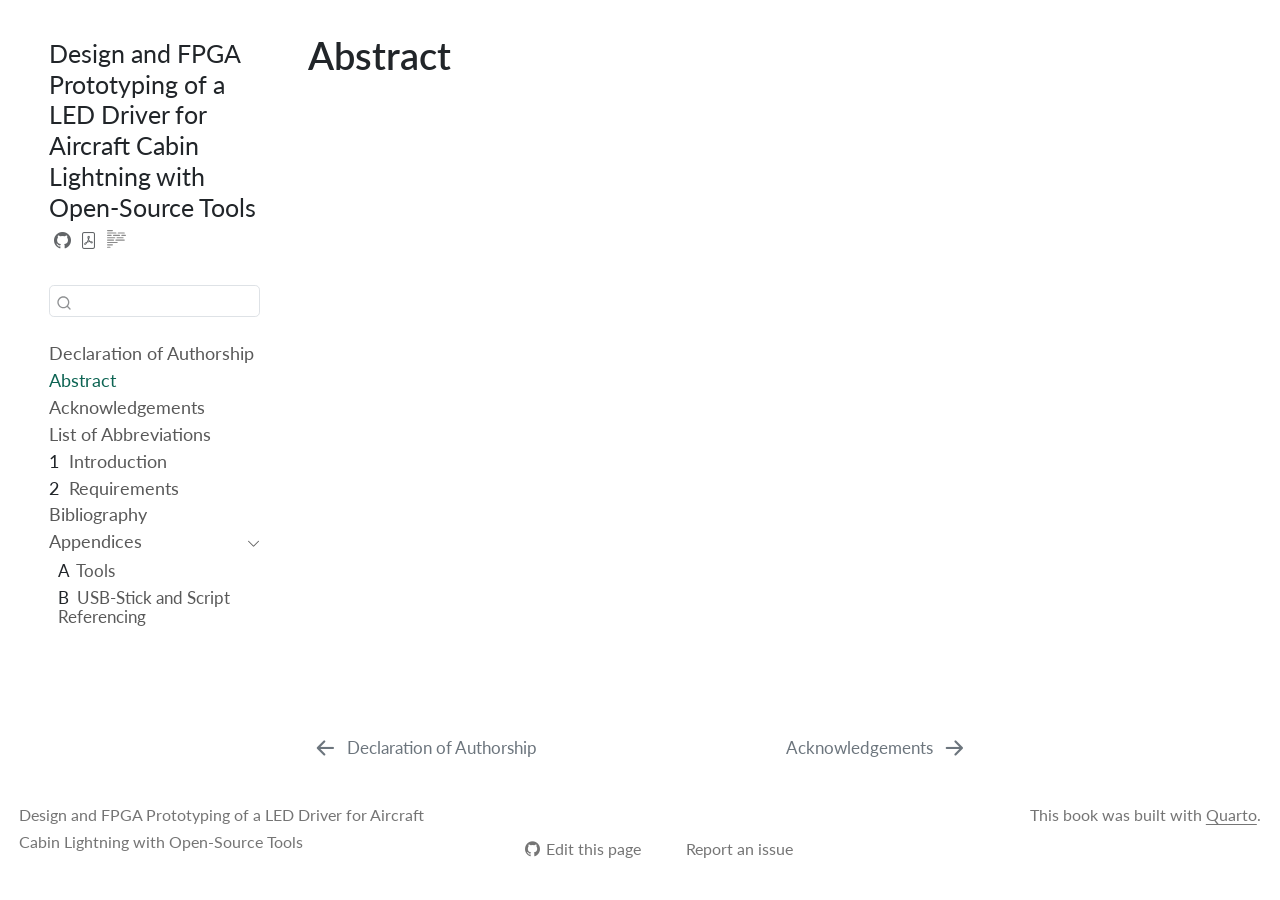
<file: frontmatter/03-abstract.html>
<!DOCTYPE html>
<html xmlns="http://www.w3.org/1999/xhtml" lang="en" xml:lang="en"><head>

<meta charset="utf-8">
<meta name="generator" content="quarto-1.10.19">

<meta name="viewport" content="width=device-width, initial-scale=1.0, user-scalable=yes">


<title>Abstract – Design and FPGA Prototyping of a LED Driver for Aircraft Cabin Lightning with Open-Source Tools</title>
<style>
/* Default styles provided by pandoc.
** See https://pandoc.org/MANUAL.html#variables-for-html for config info.
*/
span.smallcaps{font-variant: small-caps;}
div.columns{display: flex; gap: 1.5em;}
div.column{flex: auto;}
@media screen {
div.columns{gap: min(4vw, 1.5em);}
div.column{overflow-x: auto;}
}
div.hanging-indent{margin-left: 1.5em; text-indent: -1.5em;}
ul.task-list{list-style: none;}
ul.task-list li input[type="checkbox"] {
  width: 0.8em;
  margin: 0 0.8em 0.2em -1em; /* quarto-specific, see https://github.com/quarto-dev/quarto-cli/issues/4556 */ 
  vertical-align: middle;
}
</style>


<script src="../site_libs/quarto-nav/quarto-nav.js"></script>
<script src="../site_libs/quarto-nav/headroom.min.js"></script>
<script src="../site_libs/clipboard/clipboard.min.js"></script>
<script src="../site_libs/quarto-search/autocomplete.umd.js"></script>
<script src="../site_libs/quarto-search/fuse.min.js"></script>
<script src="../site_libs/quarto-search/quarto-search.js"></script>
<meta name="quarto:offset" content="../">
<link href="../frontmatter/04-acknowledgements.html" rel="next">
<link href="../frontmatter/02-declaration.html" rel="prev">
<script src="../site_libs/quarto-html/quarto.js" type="module"></script>
<script src="../site_libs/quarto-html/tabsets/tabsets.js" type="module"></script>
<script src="../site_libs/quarto-html/popper.min.js"></script>
<script src="../site_libs/quarto-html/tippy.umd.min.js"></script>
<script src="../site_libs/quarto-html/anchor.min.js"></script>
<link href="../site_libs/quarto-html/tippy.css" rel="stylesheet">
<link href="../site_libs/quarto-html/quarto-syntax-highlighting-5c1318cf63eba56dbef7ba16bc7d56f5.css" rel="stylesheet" id="quarto-text-highlighting-styles">
<script src="../site_libs/bootstrap/bootstrap.min.js"></script>
<link href="../site_libs/bootstrap/bootstrap-icons.css" rel="stylesheet">
<link href="../site_libs/bootstrap/bootstrap-9d76ca62eed1c98cead66c40863d9800.min.css" rel="stylesheet" append-hash="true" id="quarto-bootstrap" data-mode="light">
<script id="quarto-search-options" type="application/json">{
  "location": "sidebar",
  "copy-button": false,
  "collapse-after": 3,
  "panel-placement": "start",
  "type": "textbox",
  "limit": 50,
  "keyboard-shortcut": [
    "f",
    "/",
    "s"
  ],
  "show-item-context": false,
  "language": {
    "search-no-results-text": "No results",
    "search-matching-documents-text": "matching documents",
    "search-copy-link-title": "Copy link to search",
    "search-hide-matches-text": "Hide additional matches",
    "search-more-match-text": "more match in this document",
    "search-more-matches-text": "more matches in this document",
    "search-clear-button-title": "Clear",
    "search-text-placeholder": "",
    "search-detached-cancel-button-title": "Cancel",
    "search-submit-button-title": "Submit",
    "search-label": "Search"
  }
}</script>


</head>

<body class="nav-sidebar floating quarto-light">

<div id="quarto-search-results"></div>
  <header id="quarto-header" class="headroom fixed-top">
  <nav class="quarto-secondary-nav">
    <div class="container-fluid d-flex">
      <button type="button" class="quarto-btn-toggle btn" data-bs-toggle="collapse" role="button" data-bs-target=".quarto-sidebar-collapse-item" aria-controls="quarto-sidebar" aria-expanded="false" aria-label="Toggle sidebar navigation" onclick="if (window.quartoToggleHeadroom) { window.quartoToggleHeadroom(); }">
        <i class="bi bi-layout-text-sidebar-reverse"></i>
      </button>
        <nav class="quarto-page-breadcrumbs" aria-label="breadcrumb"><ol class="breadcrumb"><li class="breadcrumb-item"><a href="../frontmatter/03-abstract.html">Abstract</a></li></ol></nav>
        <a class="flex-grow-1" role="navigation" data-bs-toggle="collapse" data-bs-target=".quarto-sidebar-collapse-item" aria-controls="quarto-sidebar" aria-expanded="false" aria-label="Toggle sidebar navigation" onclick="if (window.quartoToggleHeadroom) { window.quartoToggleHeadroom(); }">      
        </a>
      <button type="button" class="btn quarto-search-button" aria-label="Search" onclick="window.quartoOpenSearch();">
        <i class="bi bi-search"></i>
      </button>
    </div>
  </nav>
</header>
<!-- content -->
<div id="quarto-content" class="quarto-container page-columns page-rows-contents page-layout-article">
<!-- sidebar -->
  <nav id="quarto-sidebar" class="sidebar collapse collapse-horizontal quarto-sidebar-collapse-item sidebar-navigation floating overflow-auto">
    <div class="pt-lg-2 mt-2 text-left sidebar-header">
    <div class="sidebar-title mb-0 py-0">
      <a href="../">Design and FPGA Prototyping of a LED Driver for Aircraft Cabin Lightning with Open-Source Tools</a> 
        <div class="sidebar-tools-main tools-wide">
    <a href="https://github.com/snehashree499/thesis_sneha" title="Source Code" class="quarto-navigation-tool px-1" aria-label="Source Code"><i class="bi bi-github"></i></a>
    <a href="../thesis_ssk.pdf" title="Download PDF" class="quarto-navigation-tool px-1" aria-label="Download PDF"><i class="bi bi-file-pdf"></i></a>
  <a href="" class="quarto-reader-toggle quarto-navigation-tool px-1" onclick="window.quartoToggleReader(); return false;" title="Toggle reader mode">
  <div class="quarto-reader-toggle-btn">
  <i class="bi"></i>
  </div>
</a>
</div>
    </div>
      </div>
        <div class="mt-2 flex-shrink-0 align-items-center">
        <div class="sidebar-search">
        <div id="quarto-search" class="" title="Search"></div>
        </div>
        </div>
    <div class="sidebar-menu-container"> 
    <ul class="list-unstyled mt-1">
        <li class="sidebar-item">
  <div class="sidebar-item-container"> 
  <a href="../frontmatter/02-declaration.html" class="sidebar-item-text sidebar-link">
 <span class="menu-text">Declaration of Authorship</span></a>
  </div>
</li>
        <li class="sidebar-item">
  <div class="sidebar-item-container"> 
  <a href="../frontmatter/03-abstract.html" class="sidebar-item-text sidebar-link active">
 <span class="menu-text">Abstract</span></a>
  </div>
</li>
        <li class="sidebar-item">
  <div class="sidebar-item-container"> 
  <a href="../frontmatter/04-acknowledgements.html" class="sidebar-item-text sidebar-link">
 <span class="menu-text">Acknowledgements</span></a>
  </div>
</li>
        <li class="sidebar-item">
  <div class="sidebar-item-container"> 
  <a href="../index.html" class="sidebar-item-text sidebar-link">
 <span class="menu-text">List of Abbreviations</span></a>
  </div>
</li>
        <li class="sidebar-item">
  <div class="sidebar-item-container"> 
  <a href="../content/01_introduction.html" class="sidebar-item-text sidebar-link">
 <span class="menu-text"><span class="chapter-number">1</span>&nbsp; <span class="chapter-title">Introduction</span></span></a>
  </div>
</li>
        <li class="sidebar-item">
  <div class="sidebar-item-container"> 
  <a href="../content/02_requirements.html" class="sidebar-item-text sidebar-link">
 <span class="menu-text"><span class="chapter-number">2</span>&nbsp; <span class="chapter-title">Requirements</span></span></a>
  </div>
</li>
        <li class="sidebar-item">
  <div class="sidebar-item-container"> 
  <a href="../references.html" class="sidebar-item-text sidebar-link">
 <span class="menu-text">Bibliography</span></a>
  </div>
</li>
        <li class="sidebar-item sidebar-item-section">
      <div class="sidebar-item-container"> 
            <a class="sidebar-item-text sidebar-link text-start" data-bs-toggle="collapse" data-bs-target="#quarto-sidebar-section-1" role="navigation" aria-expanded="true">
 <span class="menu-text">Appendices</span></a>
          <a class="sidebar-item-toggle text-start" data-bs-toggle="collapse" data-bs-target="#quarto-sidebar-section-1" role="navigation" aria-expanded="true" aria-label="Toggle section">
            <i class="bi bi-chevron-right ms-2"></i>
          </a> 
      </div>
      <ul id="quarto-sidebar-section-1" class="collapse list-unstyled sidebar-section depth1 show">  
          <li class="sidebar-item">
  <div class="sidebar-item-container"> 
  <a href="../appendix/appendix_A.html" class="sidebar-item-text sidebar-link">
 <span class="menu-text"><span class="chapter-number">A</span>&nbsp; <span class="chapter-title">Tools</span></span></a>
  </div>
</li>
          <li class="sidebar-item">
  <div class="sidebar-item-container"> 
  <a href="../appendix/appendix_B.html" class="sidebar-item-text sidebar-link">
 <span class="menu-text"><span class="chapter-number">B</span>&nbsp; <span class="chapter-title">USB-Stick and Script Referencing</span></span></a>
  </div>
</li>
      </ul>
  </li>
    </ul>
    </div>
</nav>
<div id="quarto-sidebar-glass" class="quarto-sidebar-collapse-item" data-bs-toggle="collapse" data-bs-target=".quarto-sidebar-collapse-item"></div>
<!-- margin-sidebar -->
    <div id="quarto-margin-sidebar" class="sidebar margin-sidebar zindex-bottom">
        
    </div>
<!-- main -->
<main class="content" id="quarto-document-content">

<header id="title-block-header" class="quarto-title-block default">
<div class="quarto-title">
<h1 class="title">Abstract</h1>
</div>



<div class="quarto-title-meta">

    
  
    
  </div>
  


</header>





</main> <!-- /main -->
<script id="quarto-html-after-body" type="application/javascript">
  window.document.addEventListener("DOMContentLoaded", function (event) {
    const icon = "";
    const anchorJS = new window.AnchorJS();
    anchorJS.options = {
      placement: 'right',
      icon: icon
    };
    anchorJS.add('.anchored');
    const isCodeAnnotation = (el) => {
      for (const clz of el.classList) {
        if (clz.startsWith('code-annotation-')) {                     
          return true;
        }
      }
      return false;
    }
    const onCopySuccess = function(e) {
      // button target
      const button = e.trigger;
      // don't keep focus
      button.blur();
      // flash "checked"
      button.classList.add('code-copy-button-checked');
      var currentTitle = button.getAttribute("title");
      button.setAttribute("title", "Copied!");
      let tooltip;
      if (window.bootstrap) {
        button.setAttribute("data-bs-toggle", "tooltip");
        button.setAttribute("data-bs-placement", "left");
        button.setAttribute("data-bs-title", "Copied!");
        tooltip = new bootstrap.Tooltip(button, 
          { trigger: "manual", 
            customClass: "code-copy-button-tooltip",
            offset: [0, -8]});
        tooltip.show();    
      }
      setTimeout(function() {
        if (tooltip) {
          tooltip.hide();
          button.removeAttribute("data-bs-title");
          button.removeAttribute("data-bs-toggle");
          button.removeAttribute("data-bs-placement");
        }
        button.setAttribute("title", currentTitle);
        button.classList.remove('code-copy-button-checked');
      }, 1000);
      // clear code selection
      e.clearSelection();
    }
    const getTextToCopy = function(trigger) {
      const outerScaffold = trigger.parentElement.cloneNode(true);
      const codeEl = outerScaffold.querySelector('code');
      for (const childEl of codeEl.children) {
        if (isCodeAnnotation(childEl)) {
          childEl.remove();
        }
      }
      return codeEl.innerText;
    }
    const clipboard = new window.ClipboardJS('.code-copy-button:not([data-in-quarto-modal])', {
      text: getTextToCopy
    });
    clipboard.on('success', onCopySuccess);
    if (window.document.getElementById('quarto-embedded-source-code-modal')) {
      const clipboardModal = new window.ClipboardJS('.code-copy-button[data-in-quarto-modal]', {
        text: getTextToCopy,
        container: window.document.getElementById('quarto-embedded-source-code-modal')
      });
      clipboardModal.on('success', onCopySuccess);
    }
      var localhostRegex = new RegExp(/^(?:http|https):\/\/localhost\:?[0-9]*\//);
      var mailtoRegex = new RegExp(/^mailto:/);
        var filterRegex = new RegExp('/' + window.location.host + '/');
      var isInternal = (href) => {
          return filterRegex.test(href) || localhostRegex.test(href) || mailtoRegex.test(href);
      }
      // Inspect non-navigation links and adorn them if external
     var links = window.document.querySelectorAll('a[href]:not(.nav-link):not(.navbar-brand):not(.toc-action):not(.sidebar-link):not(.sidebar-item-toggle):not(.pagination-link):not(.no-external):not([aria-hidden]):not(.dropdown-item):not(.quarto-navigation-tool):not(.about-link)');
      for (var i=0; i<links.length; i++) {
        const link = links[i];
        if (!isInternal(link.href)) {
          // undo the damage that might have been done by quarto-nav.js in the case of
          // links that we want to consider external
          if (link.dataset.originalHref !== undefined) {
            link.href = link.dataset.originalHref;
          }
        }
      }
    function tippyHover(el, contentFn, onTriggerFn, onUntriggerFn) {
      const config = {
        allowHTML: true,
        maxWidth: 500,
        delay: 100,
        arrow: false,
        appendTo: function(el) {
            return el.parentElement;
        },
        interactive: true,
        interactiveBorder: 10,
        theme: 'quarto',
        placement: 'bottom-start',
      };
      if (contentFn) {
        config.content = contentFn;
      }
      if (onTriggerFn) {
        config.onTrigger = onTriggerFn;
      }
      if (onUntriggerFn) {
        config.onUntrigger = onUntriggerFn;
      }
      window.tippy(el, config); 
    }
    const noterefs = window.document.querySelectorAll('a[role="doc-noteref"]');
    for (var i=0; i<noterefs.length; i++) {
      const ref = noterefs[i];
      tippyHover(ref, function() {
        // use id or data attribute instead here
        let href = ref.getAttribute('data-footnote-href') || ref.getAttribute('href');
        try { href = new URL(href).hash; } catch {}
        const id = href.replace(/^#\/?/, "");
        const note = window.document.getElementById(id);
        if (note) {
          return note.innerHTML;
        } else {
          return "";
        }
      });
    }
    const xrefs = window.document.querySelectorAll('a.quarto-xref');
    const processXRef = (id, note) => {
      // Strip column container classes
      const stripColumnClz = (el) => {
        el.classList.remove("page-full", "page-columns");
        if (el.children) {
          for (const child of el.children) {
            stripColumnClz(child);
          }
        }
      }
      stripColumnClz(note)
      if (id === null || id.startsWith('sec-')) {
        // Special case sections, only their first couple elements
        const container = document.createElement("div");
        if (note.children && note.children.length > 2) {
          container.appendChild(note.children[0].cloneNode(true));
          for (let i = 1; i < note.children.length; i++) {
            const child = note.children[i];
            if (child.tagName === "P" && child.innerText === "") {
              continue;
            } else {
              container.appendChild(child.cloneNode(true));
              break;
            }
          }
          if (window.Quarto?.typesetMath) {
            window.Quarto.typesetMath(container);
          }
          return container.innerHTML
        } else {
          if (window.Quarto?.typesetMath) {
            window.Quarto.typesetMath(note);
          }
          return note.innerHTML;
        }
      } else {
        // Remove any anchor links if they are present
        const anchorLink = note.querySelector('a.anchorjs-link');
        if (anchorLink) {
          anchorLink.remove();
        }
        if (window.Quarto?.typesetMath) {
          window.Quarto.typesetMath(note);
        }
        if (note.classList.contains("callout")) {
          return note.outerHTML;
        } else {
          return note.innerHTML;
        }
      }
    }
    for (var i=0; i<xrefs.length; i++) {
      const xref = xrefs[i];
      tippyHover(xref, undefined, function(instance) {
        instance.disable();
        let url = xref.getAttribute('href');
        let hash = undefined; 
        if (url.startsWith('#')) {
          hash = url;
        } else {
          try { hash = new URL(url).hash; } catch {}
        }
        if (hash) {
          const id = hash.replace(/^#\/?/, "");
          const note = window.document.getElementById(id);
          if (note !== null) {
            try {
              const html = processXRef(id, note.cloneNode(true));
              instance.setContent(html);
            } finally {
              instance.enable();
              instance.show();
            }
          } else {
            // See if we can fetch this
            fetch(url.split('#')[0])
            .then(res => res.text())
            .then(html => {
              const parser = new DOMParser();
              const htmlDoc = parser.parseFromString(html, "text/html");
              const note = htmlDoc.getElementById(id);
              if (note !== null) {
                const html = processXRef(id, note);
                instance.setContent(html);
              } 
            }).finally(() => {
              instance.enable();
              instance.show();
            });
          }
        } else {
          // See if we can fetch a full url (with no hash to target)
          // This is a special case and we should probably do some content thinning / targeting
          fetch(url)
          .then(res => res.text())
          .then(html => {
            const parser = new DOMParser();
            const htmlDoc = parser.parseFromString(html, "text/html");
            const note = htmlDoc.querySelector('main.content');
            if (note !== null) {
              // This should only happen for chapter cross references
              // (since there is no id in the URL)
              // remove the first header
              if (note.children.length > 0 && note.children[0].tagName === "HEADER") {
                note.children[0].remove();
              }
              const html = processXRef(null, note);
              instance.setContent(html);
            } 
          }).finally(() => {
            instance.enable();
            instance.show();
          });
        }
      }, function(instance) {
      });
    }
        let selectedAnnoteEl;
        const selectorForAnnotation = ( cell, annotation) => {
          let cellAttr = 'data-code-cell="' + cell + '"';
          let lineAttr = 'data-code-annotation="' +  annotation + '"';
          const selector = 'span[' + cellAttr + '][' + lineAttr + ']';
          return selector;
        }
        const selectCodeLines = (annoteEl) => {
          const doc = window.document;
          const targetCell = annoteEl.getAttribute("data-target-cell");
          const targetAnnotation = annoteEl.getAttribute("data-target-annotation");
          const annoteSpan = window.document.querySelector(selectorForAnnotation(targetCell, targetAnnotation));
          const lines = annoteSpan.getAttribute("data-code-lines").split(",");
          const lineIds = lines.map((line) => {
            return targetCell + "-" + line;
          })
          let top = null;
          let height = null;
          let parent = null;
          if (lineIds.length > 0) {
              //compute the position of the single el (top and bottom and make a div)
              const el = window.document.getElementById(lineIds[0]);
              top = el.offsetTop;
              height = el.offsetHeight;
              parent = el.parentElement.parentElement;
            if (lineIds.length > 1) {
              const lastEl = window.document.getElementById(lineIds[lineIds.length - 1]);
              const bottom = lastEl.offsetTop + lastEl.offsetHeight;
              height = bottom - top;
            }
            if (top !== null && height !== null && parent !== null) {
              // cook up a div (if necessary) and position it 
              let div = window.document.getElementById("code-annotation-line-highlight");
              if (div === null) {
                div = window.document.createElement("div");
                div.setAttribute("id", "code-annotation-line-highlight");
                div.style.position = 'absolute';
                parent.appendChild(div);
              }
              div.style.top = top - 2 + "px";
              div.style.height = height + 4 + "px";
              div.style.left = 0;
              let gutterDiv = window.document.getElementById("code-annotation-line-highlight-gutter");
              if (gutterDiv === null) {
                gutterDiv = window.document.createElement("div");
                gutterDiv.setAttribute("id", "code-annotation-line-highlight-gutter");
                gutterDiv.style.position = 'absolute';
                const codeCell = window.document.getElementById(targetCell);
                const gutter = codeCell.querySelector('.code-annotation-gutter');
                gutter.appendChild(gutterDiv);
              }
              gutterDiv.style.top = top - 2 + "px";
              gutterDiv.style.height = height + 4 + "px";
            }
            selectedAnnoteEl = annoteEl;
          }
        };
        const unselectCodeLines = () => {
          const elementsIds = ["code-annotation-line-highlight", "code-annotation-line-highlight-gutter"];
          elementsIds.forEach((elId) => {
            const div = window.document.getElementById(elId);
            if (div) {
              div.remove();
            }
          });
          selectedAnnoteEl = undefined;
        };
          // Handle positioning of the toggle
      window.addEventListener(
        "resize",
        throttle(() => {
          elRect = undefined;
          if (selectedAnnoteEl) {
            selectCodeLines(selectedAnnoteEl);
          }
        }, 10)
      );
      function throttle(fn, ms) {
      let throttle = false;
      let timer;
        return (...args) => {
          if(!throttle) { // first call gets through
              fn.apply(this, args);
              throttle = true;
          } else { // all the others get throttled
              if(timer) clearTimeout(timer); // cancel #2
              timer = setTimeout(() => {
                fn.apply(this, args);
                timer = throttle = false;
              }, ms);
          }
        };
      }
        // Attach click handler to the DT
        const annoteDls = window.document.querySelectorAll('dt[data-target-cell]');
        for (const annoteDlNode of annoteDls) {
          annoteDlNode.addEventListener('click', (event) => {
            const clickedEl = event.target;
            if (clickedEl !== selectedAnnoteEl) {
              unselectCodeLines();
              const activeEl = window.document.querySelector('dt[data-target-cell].code-annotation-active');
              if (activeEl) {
                activeEl.classList.remove('code-annotation-active');
              }
              selectCodeLines(clickedEl);
              clickedEl.classList.add('code-annotation-active');
            } else {
              // Unselect the line
              unselectCodeLines();
              clickedEl.classList.remove('code-annotation-active');
            }
          });
        }
    const findCites = (el) => {
      const parentEl = el.parentElement;
      if (parentEl) {
        const cites = parentEl.dataset.cites;
        if (cites) {
          return {
            el,
            cites: cites.split(' ')
          };
        } else {
          return findCites(el.parentElement)
        }
      } else {
        return undefined;
      }
    };
    var bibliorefs = window.document.querySelectorAll('a[role="doc-biblioref"]');
    for (var i=0; i<bibliorefs.length; i++) {
      const ref = bibliorefs[i];
      const citeInfo = findCites(ref);
      if (citeInfo) {
        tippyHover(citeInfo.el, function() {
          var popup = window.document.createElement('div');
          citeInfo.cites.forEach(function(cite) {
            var citeDiv = window.document.createElement('div');
            citeDiv.classList.add('hanging-indent');
            citeDiv.classList.add('csl-entry');
            var biblioDiv = window.document.getElementById('ref-' + cite);
            if (biblioDiv) {
              citeDiv.innerHTML = biblioDiv.innerHTML;
            }
            popup.appendChild(citeDiv);
          });
          return popup.innerHTML;
        });
      }
    }
  });
  </script>
<nav class="page-navigation">
  <div class="nav-page nav-page-previous">
      <a href="../frontmatter/02-declaration.html" class="pagination-link" aria-label="Declaration of Authorship">
        <i class="bi bi-arrow-left-short"></i> <span class="nav-page-text">Declaration of Authorship</span>
      </a>          
  </div>
  <div class="nav-page nav-page-next">
      <a href="../frontmatter/04-acknowledgements.html" class="pagination-link" aria-label="Acknowledgements">
        <span class="nav-page-text">Acknowledgements</span> <i class="bi bi-arrow-right-short"></i>
      </a>
  </div>
</nav>
</div> <!-- /content -->
<footer class="footer">
  <div class="nav-footer">
    <div class="nav-footer-left">
<p>Design and FPGA Prototyping of a LED Driver for Aircraft Cabin Lightning with Open-Source Tools</p>
</div>   
    <div class="nav-footer-center">
      &nbsp;
    <div class="toc-actions"><ul><li><a href="https://github.com/snehashree499/thesis_sneha/edit/main/frontmatter/03-abstract.qmd" class="toc-action"><i class="bi bi-github"></i>Edit this page</a></li><li><a href="https://github.com/snehashree499/thesis_sneha/issues/new" class="toc-action"><i class="bi empty"></i>Report an issue</a></li></ul></div></div>
    <div class="nav-footer-right">
<p>This book was built with <a href="https://quarto.org/">Quarto</a>.</p>
</div>
  </div>
</footer>




</body></html>
</file>
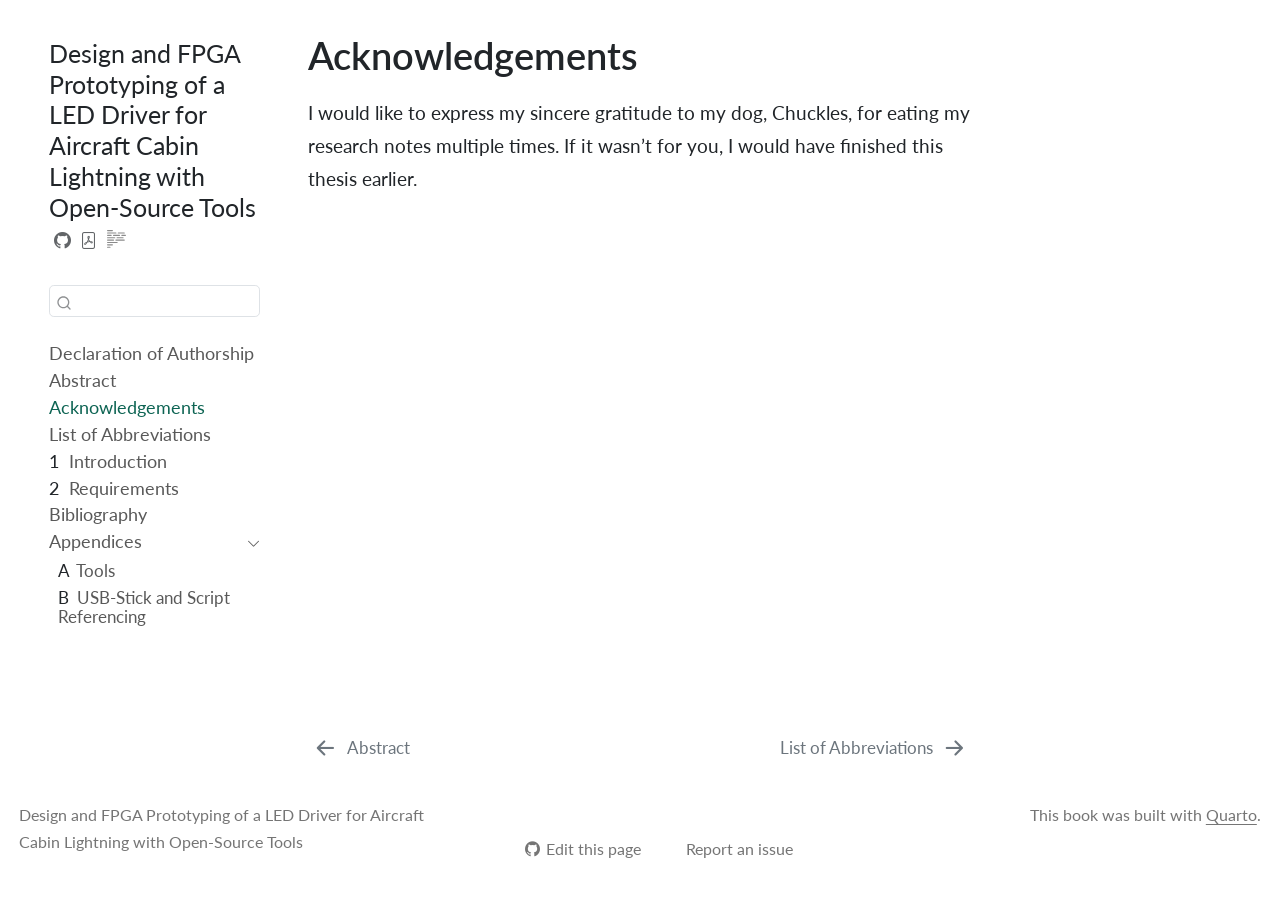
<file: frontmatter/04-acknowledgements.html>
<!DOCTYPE html>
<html xmlns="http://www.w3.org/1999/xhtml" lang="en" xml:lang="en"><head>

<meta charset="utf-8">
<meta name="generator" content="quarto-1.10.19">

<meta name="viewport" content="width=device-width, initial-scale=1.0, user-scalable=yes">


<title>Acknowledgements – Design and FPGA Prototyping of a LED Driver for Aircraft Cabin Lightning with Open-Source Tools</title>
<style>
/* Default styles provided by pandoc.
** See https://pandoc.org/MANUAL.html#variables-for-html for config info.
*/
span.smallcaps{font-variant: small-caps;}
div.columns{display: flex; gap: 1.5em;}
div.column{flex: auto;}
@media screen {
div.columns{gap: min(4vw, 1.5em);}
div.column{overflow-x: auto;}
}
div.hanging-indent{margin-left: 1.5em; text-indent: -1.5em;}
ul.task-list{list-style: none;}
ul.task-list li input[type="checkbox"] {
  width: 0.8em;
  margin: 0 0.8em 0.2em -1em; /* quarto-specific, see https://github.com/quarto-dev/quarto-cli/issues/4556 */ 
  vertical-align: middle;
}
</style>


<script src="../site_libs/quarto-nav/quarto-nav.js"></script>
<script src="../site_libs/quarto-nav/headroom.min.js"></script>
<script src="../site_libs/clipboard/clipboard.min.js"></script>
<script src="../site_libs/quarto-search/autocomplete.umd.js"></script>
<script src="../site_libs/quarto-search/fuse.min.js"></script>
<script src="../site_libs/quarto-search/quarto-search.js"></script>
<meta name="quarto:offset" content="../">
<link href="../index.html" rel="next">
<link href="../frontmatter/03-abstract.html" rel="prev">
<script src="../site_libs/quarto-html/quarto.js" type="module"></script>
<script src="../site_libs/quarto-html/tabsets/tabsets.js" type="module"></script>
<script src="../site_libs/quarto-html/popper.min.js"></script>
<script src="../site_libs/quarto-html/tippy.umd.min.js"></script>
<script src="../site_libs/quarto-html/anchor.min.js"></script>
<link href="../site_libs/quarto-html/tippy.css" rel="stylesheet">
<link href="../site_libs/quarto-html/quarto-syntax-highlighting-5c1318cf63eba56dbef7ba16bc7d56f5.css" rel="stylesheet" id="quarto-text-highlighting-styles">
<script src="../site_libs/bootstrap/bootstrap.min.js"></script>
<link href="../site_libs/bootstrap/bootstrap-icons.css" rel="stylesheet">
<link href="../site_libs/bootstrap/bootstrap-9d76ca62eed1c98cead66c40863d9800.min.css" rel="stylesheet" append-hash="true" id="quarto-bootstrap" data-mode="light">
<script id="quarto-search-options" type="application/json">{
  "location": "sidebar",
  "copy-button": false,
  "collapse-after": 3,
  "panel-placement": "start",
  "type": "textbox",
  "limit": 50,
  "keyboard-shortcut": [
    "f",
    "/",
    "s"
  ],
  "show-item-context": false,
  "language": {
    "search-no-results-text": "No results",
    "search-matching-documents-text": "matching documents",
    "search-copy-link-title": "Copy link to search",
    "search-hide-matches-text": "Hide additional matches",
    "search-more-match-text": "more match in this document",
    "search-more-matches-text": "more matches in this document",
    "search-clear-button-title": "Clear",
    "search-text-placeholder": "",
    "search-detached-cancel-button-title": "Cancel",
    "search-submit-button-title": "Submit",
    "search-label": "Search"
  }
}</script>


</head>

<body class="nav-sidebar floating quarto-light">

<div id="quarto-search-results"></div>
  <header id="quarto-header" class="headroom fixed-top">
  <nav class="quarto-secondary-nav">
    <div class="container-fluid d-flex">
      <button type="button" class="quarto-btn-toggle btn" data-bs-toggle="collapse" role="button" data-bs-target=".quarto-sidebar-collapse-item" aria-controls="quarto-sidebar" aria-expanded="false" aria-label="Toggle sidebar navigation" onclick="if (window.quartoToggleHeadroom) { window.quartoToggleHeadroom(); }">
        <i class="bi bi-layout-text-sidebar-reverse"></i>
      </button>
        <nav class="quarto-page-breadcrumbs" aria-label="breadcrumb"><ol class="breadcrumb"><li class="breadcrumb-item"><a href="../frontmatter/04-acknowledgements.html">Acknowledgements</a></li></ol></nav>
        <a class="flex-grow-1" role="navigation" data-bs-toggle="collapse" data-bs-target=".quarto-sidebar-collapse-item" aria-controls="quarto-sidebar" aria-expanded="false" aria-label="Toggle sidebar navigation" onclick="if (window.quartoToggleHeadroom) { window.quartoToggleHeadroom(); }">      
        </a>
      <button type="button" class="btn quarto-search-button" aria-label="Search" onclick="window.quartoOpenSearch();">
        <i class="bi bi-search"></i>
      </button>
    </div>
  </nav>
</header>
<!-- content -->
<div id="quarto-content" class="quarto-container page-columns page-rows-contents page-layout-article">
<!-- sidebar -->
  <nav id="quarto-sidebar" class="sidebar collapse collapse-horizontal quarto-sidebar-collapse-item sidebar-navigation floating overflow-auto">
    <div class="pt-lg-2 mt-2 text-left sidebar-header">
    <div class="sidebar-title mb-0 py-0">
      <a href="../">Design and FPGA Prototyping of a LED Driver for Aircraft Cabin Lightning with Open-Source Tools</a> 
        <div class="sidebar-tools-main tools-wide">
    <a href="https://github.com/snehashree499/thesis_sneha" title="Source Code" class="quarto-navigation-tool px-1" aria-label="Source Code"><i class="bi bi-github"></i></a>
    <a href="../thesis_ssk.pdf" title="Download PDF" class="quarto-navigation-tool px-1" aria-label="Download PDF"><i class="bi bi-file-pdf"></i></a>
  <a href="" class="quarto-reader-toggle quarto-navigation-tool px-1" onclick="window.quartoToggleReader(); return false;" title="Toggle reader mode">
  <div class="quarto-reader-toggle-btn">
  <i class="bi"></i>
  </div>
</a>
</div>
    </div>
      </div>
        <div class="mt-2 flex-shrink-0 align-items-center">
        <div class="sidebar-search">
        <div id="quarto-search" class="" title="Search"></div>
        </div>
        </div>
    <div class="sidebar-menu-container"> 
    <ul class="list-unstyled mt-1">
        <li class="sidebar-item">
  <div class="sidebar-item-container"> 
  <a href="../frontmatter/02-declaration.html" class="sidebar-item-text sidebar-link">
 <span class="menu-text">Declaration of Authorship</span></a>
  </div>
</li>
        <li class="sidebar-item">
  <div class="sidebar-item-container"> 
  <a href="../frontmatter/03-abstract.html" class="sidebar-item-text sidebar-link">
 <span class="menu-text">Abstract</span></a>
  </div>
</li>
        <li class="sidebar-item">
  <div class="sidebar-item-container"> 
  <a href="../frontmatter/04-acknowledgements.html" class="sidebar-item-text sidebar-link active">
 <span class="menu-text">Acknowledgements</span></a>
  </div>
</li>
        <li class="sidebar-item">
  <div class="sidebar-item-container"> 
  <a href="../index.html" class="sidebar-item-text sidebar-link">
 <span class="menu-text">List of Abbreviations</span></a>
  </div>
</li>
        <li class="sidebar-item">
  <div class="sidebar-item-container"> 
  <a href="../content/01_introduction.html" class="sidebar-item-text sidebar-link">
 <span class="menu-text"><span class="chapter-number">1</span>&nbsp; <span class="chapter-title">Introduction</span></span></a>
  </div>
</li>
        <li class="sidebar-item">
  <div class="sidebar-item-container"> 
  <a href="../content/02_requirements.html" class="sidebar-item-text sidebar-link">
 <span class="menu-text"><span class="chapter-number">2</span>&nbsp; <span class="chapter-title">Requirements</span></span></a>
  </div>
</li>
        <li class="sidebar-item">
  <div class="sidebar-item-container"> 
  <a href="../references.html" class="sidebar-item-text sidebar-link">
 <span class="menu-text">Bibliography</span></a>
  </div>
</li>
        <li class="sidebar-item sidebar-item-section">
      <div class="sidebar-item-container"> 
            <a class="sidebar-item-text sidebar-link text-start" data-bs-toggle="collapse" data-bs-target="#quarto-sidebar-section-1" role="navigation" aria-expanded="true">
 <span class="menu-text">Appendices</span></a>
          <a class="sidebar-item-toggle text-start" data-bs-toggle="collapse" data-bs-target="#quarto-sidebar-section-1" role="navigation" aria-expanded="true" aria-label="Toggle section">
            <i class="bi bi-chevron-right ms-2"></i>
          </a> 
      </div>
      <ul id="quarto-sidebar-section-1" class="collapse list-unstyled sidebar-section depth1 show">  
          <li class="sidebar-item">
  <div class="sidebar-item-container"> 
  <a href="../appendix/appendix_A.html" class="sidebar-item-text sidebar-link">
 <span class="menu-text"><span class="chapter-number">A</span>&nbsp; <span class="chapter-title">Tools</span></span></a>
  </div>
</li>
          <li class="sidebar-item">
  <div class="sidebar-item-container"> 
  <a href="../appendix/appendix_B.html" class="sidebar-item-text sidebar-link">
 <span class="menu-text"><span class="chapter-number">B</span>&nbsp; <span class="chapter-title">USB-Stick and Script Referencing</span></span></a>
  </div>
</li>
      </ul>
  </li>
    </ul>
    </div>
</nav>
<div id="quarto-sidebar-glass" class="quarto-sidebar-collapse-item" data-bs-toggle="collapse" data-bs-target=".quarto-sidebar-collapse-item"></div>
<!-- margin-sidebar -->
    <div id="quarto-margin-sidebar" class="sidebar margin-sidebar zindex-bottom">
        
    </div>
<!-- main -->
<main class="content" id="quarto-document-content">

<header id="title-block-header" class="quarto-title-block default">
<div class="quarto-title">
<h1 class="title">Acknowledgements</h1>
</div>



<div class="quarto-title-meta">

    
  
    
  </div>
  


</header>


<p>I would like to express my sincere gratitude to my dog, Chuckles, for eating my research notes multiple times. If it wasn’t for you, I would have finished this thesis earlier.</p>



</main> <!-- /main -->
<script id="quarto-html-after-body" type="application/javascript">
  window.document.addEventListener("DOMContentLoaded", function (event) {
    const icon = "";
    const anchorJS = new window.AnchorJS();
    anchorJS.options = {
      placement: 'right',
      icon: icon
    };
    anchorJS.add('.anchored');
    const isCodeAnnotation = (el) => {
      for (const clz of el.classList) {
        if (clz.startsWith('code-annotation-')) {                     
          return true;
        }
      }
      return false;
    }
    const onCopySuccess = function(e) {
      // button target
      const button = e.trigger;
      // don't keep focus
      button.blur();
      // flash "checked"
      button.classList.add('code-copy-button-checked');
      var currentTitle = button.getAttribute("title");
      button.setAttribute("title", "Copied!");
      let tooltip;
      if (window.bootstrap) {
        button.setAttribute("data-bs-toggle", "tooltip");
        button.setAttribute("data-bs-placement", "left");
        button.setAttribute("data-bs-title", "Copied!");
        tooltip = new bootstrap.Tooltip(button, 
          { trigger: "manual", 
            customClass: "code-copy-button-tooltip",
            offset: [0, -8]});
        tooltip.show();    
      }
      setTimeout(function() {
        if (tooltip) {
          tooltip.hide();
          button.removeAttribute("data-bs-title");
          button.removeAttribute("data-bs-toggle");
          button.removeAttribute("data-bs-placement");
        }
        button.setAttribute("title", currentTitle);
        button.classList.remove('code-copy-button-checked');
      }, 1000);
      // clear code selection
      e.clearSelection();
    }
    const getTextToCopy = function(trigger) {
      const outerScaffold = trigger.parentElement.cloneNode(true);
      const codeEl = outerScaffold.querySelector('code');
      for (const childEl of codeEl.children) {
        if (isCodeAnnotation(childEl)) {
          childEl.remove();
        }
      }
      return codeEl.innerText;
    }
    const clipboard = new window.ClipboardJS('.code-copy-button:not([data-in-quarto-modal])', {
      text: getTextToCopy
    });
    clipboard.on('success', onCopySuccess);
    if (window.document.getElementById('quarto-embedded-source-code-modal')) {
      const clipboardModal = new window.ClipboardJS('.code-copy-button[data-in-quarto-modal]', {
        text: getTextToCopy,
        container: window.document.getElementById('quarto-embedded-source-code-modal')
      });
      clipboardModal.on('success', onCopySuccess);
    }
      var localhostRegex = new RegExp(/^(?:http|https):\/\/localhost\:?[0-9]*\//);
      var mailtoRegex = new RegExp(/^mailto:/);
        var filterRegex = new RegExp('/' + window.location.host + '/');
      var isInternal = (href) => {
          return filterRegex.test(href) || localhostRegex.test(href) || mailtoRegex.test(href);
      }
      // Inspect non-navigation links and adorn them if external
     var links = window.document.querySelectorAll('a[href]:not(.nav-link):not(.navbar-brand):not(.toc-action):not(.sidebar-link):not(.sidebar-item-toggle):not(.pagination-link):not(.no-external):not([aria-hidden]):not(.dropdown-item):not(.quarto-navigation-tool):not(.about-link)');
      for (var i=0; i<links.length; i++) {
        const link = links[i];
        if (!isInternal(link.href)) {
          // undo the damage that might have been done by quarto-nav.js in the case of
          // links that we want to consider external
          if (link.dataset.originalHref !== undefined) {
            link.href = link.dataset.originalHref;
          }
        }
      }
    function tippyHover(el, contentFn, onTriggerFn, onUntriggerFn) {
      const config = {
        allowHTML: true,
        maxWidth: 500,
        delay: 100,
        arrow: false,
        appendTo: function(el) {
            return el.parentElement;
        },
        interactive: true,
        interactiveBorder: 10,
        theme: 'quarto',
        placement: 'bottom-start',
      };
      if (contentFn) {
        config.content = contentFn;
      }
      if (onTriggerFn) {
        config.onTrigger = onTriggerFn;
      }
      if (onUntriggerFn) {
        config.onUntrigger = onUntriggerFn;
      }
      window.tippy(el, config); 
    }
    const noterefs = window.document.querySelectorAll('a[role="doc-noteref"]');
    for (var i=0; i<noterefs.length; i++) {
      const ref = noterefs[i];
      tippyHover(ref, function() {
        // use id or data attribute instead here
        let href = ref.getAttribute('data-footnote-href') || ref.getAttribute('href');
        try { href = new URL(href).hash; } catch {}
        const id = href.replace(/^#\/?/, "");
        const note = window.document.getElementById(id);
        if (note) {
          return note.innerHTML;
        } else {
          return "";
        }
      });
    }
    const xrefs = window.document.querySelectorAll('a.quarto-xref');
    const processXRef = (id, note) => {
      // Strip column container classes
      const stripColumnClz = (el) => {
        el.classList.remove("page-full", "page-columns");
        if (el.children) {
          for (const child of el.children) {
            stripColumnClz(child);
          }
        }
      }
      stripColumnClz(note)
      if (id === null || id.startsWith('sec-')) {
        // Special case sections, only their first couple elements
        const container = document.createElement("div");
        if (note.children && note.children.length > 2) {
          container.appendChild(note.children[0].cloneNode(true));
          for (let i = 1; i < note.children.length; i++) {
            const child = note.children[i];
            if (child.tagName === "P" && child.innerText === "") {
              continue;
            } else {
              container.appendChild(child.cloneNode(true));
              break;
            }
          }
          if (window.Quarto?.typesetMath) {
            window.Quarto.typesetMath(container);
          }
          return container.innerHTML
        } else {
          if (window.Quarto?.typesetMath) {
            window.Quarto.typesetMath(note);
          }
          return note.innerHTML;
        }
      } else {
        // Remove any anchor links if they are present
        const anchorLink = note.querySelector('a.anchorjs-link');
        if (anchorLink) {
          anchorLink.remove();
        }
        if (window.Quarto?.typesetMath) {
          window.Quarto.typesetMath(note);
        }
        if (note.classList.contains("callout")) {
          return note.outerHTML;
        } else {
          return note.innerHTML;
        }
      }
    }
    for (var i=0; i<xrefs.length; i++) {
      const xref = xrefs[i];
      tippyHover(xref, undefined, function(instance) {
        instance.disable();
        let url = xref.getAttribute('href');
        let hash = undefined; 
        if (url.startsWith('#')) {
          hash = url;
        } else {
          try { hash = new URL(url).hash; } catch {}
        }
        if (hash) {
          const id = hash.replace(/^#\/?/, "");
          const note = window.document.getElementById(id);
          if (note !== null) {
            try {
              const html = processXRef(id, note.cloneNode(true));
              instance.setContent(html);
            } finally {
              instance.enable();
              instance.show();
            }
          } else {
            // See if we can fetch this
            fetch(url.split('#')[0])
            .then(res => res.text())
            .then(html => {
              const parser = new DOMParser();
              const htmlDoc = parser.parseFromString(html, "text/html");
              const note = htmlDoc.getElementById(id);
              if (note !== null) {
                const html = processXRef(id, note);
                instance.setContent(html);
              } 
            }).finally(() => {
              instance.enable();
              instance.show();
            });
          }
        } else {
          // See if we can fetch a full url (with no hash to target)
          // This is a special case and we should probably do some content thinning / targeting
          fetch(url)
          .then(res => res.text())
          .then(html => {
            const parser = new DOMParser();
            const htmlDoc = parser.parseFromString(html, "text/html");
            const note = htmlDoc.querySelector('main.content');
            if (note !== null) {
              // This should only happen for chapter cross references
              // (since there is no id in the URL)
              // remove the first header
              if (note.children.length > 0 && note.children[0].tagName === "HEADER") {
                note.children[0].remove();
              }
              const html = processXRef(null, note);
              instance.setContent(html);
            } 
          }).finally(() => {
            instance.enable();
            instance.show();
          });
        }
      }, function(instance) {
      });
    }
        let selectedAnnoteEl;
        const selectorForAnnotation = ( cell, annotation) => {
          let cellAttr = 'data-code-cell="' + cell + '"';
          let lineAttr = 'data-code-annotation="' +  annotation + '"';
          const selector = 'span[' + cellAttr + '][' + lineAttr + ']';
          return selector;
        }
        const selectCodeLines = (annoteEl) => {
          const doc = window.document;
          const targetCell = annoteEl.getAttribute("data-target-cell");
          const targetAnnotation = annoteEl.getAttribute("data-target-annotation");
          const annoteSpan = window.document.querySelector(selectorForAnnotation(targetCell, targetAnnotation));
          const lines = annoteSpan.getAttribute("data-code-lines").split(",");
          const lineIds = lines.map((line) => {
            return targetCell + "-" + line;
          })
          let top = null;
          let height = null;
          let parent = null;
          if (lineIds.length > 0) {
              //compute the position of the single el (top and bottom and make a div)
              const el = window.document.getElementById(lineIds[0]);
              top = el.offsetTop;
              height = el.offsetHeight;
              parent = el.parentElement.parentElement;
            if (lineIds.length > 1) {
              const lastEl = window.document.getElementById(lineIds[lineIds.length - 1]);
              const bottom = lastEl.offsetTop + lastEl.offsetHeight;
              height = bottom - top;
            }
            if (top !== null && height !== null && parent !== null) {
              // cook up a div (if necessary) and position it 
              let div = window.document.getElementById("code-annotation-line-highlight");
              if (div === null) {
                div = window.document.createElement("div");
                div.setAttribute("id", "code-annotation-line-highlight");
                div.style.position = 'absolute';
                parent.appendChild(div);
              }
              div.style.top = top - 2 + "px";
              div.style.height = height + 4 + "px";
              div.style.left = 0;
              let gutterDiv = window.document.getElementById("code-annotation-line-highlight-gutter");
              if (gutterDiv === null) {
                gutterDiv = window.document.createElement("div");
                gutterDiv.setAttribute("id", "code-annotation-line-highlight-gutter");
                gutterDiv.style.position = 'absolute';
                const codeCell = window.document.getElementById(targetCell);
                const gutter = codeCell.querySelector('.code-annotation-gutter');
                gutter.appendChild(gutterDiv);
              }
              gutterDiv.style.top = top - 2 + "px";
              gutterDiv.style.height = height + 4 + "px";
            }
            selectedAnnoteEl = annoteEl;
          }
        };
        const unselectCodeLines = () => {
          const elementsIds = ["code-annotation-line-highlight", "code-annotation-line-highlight-gutter"];
          elementsIds.forEach((elId) => {
            const div = window.document.getElementById(elId);
            if (div) {
              div.remove();
            }
          });
          selectedAnnoteEl = undefined;
        };
          // Handle positioning of the toggle
      window.addEventListener(
        "resize",
        throttle(() => {
          elRect = undefined;
          if (selectedAnnoteEl) {
            selectCodeLines(selectedAnnoteEl);
          }
        }, 10)
      );
      function throttle(fn, ms) {
      let throttle = false;
      let timer;
        return (...args) => {
          if(!throttle) { // first call gets through
              fn.apply(this, args);
              throttle = true;
          } else { // all the others get throttled
              if(timer) clearTimeout(timer); // cancel #2
              timer = setTimeout(() => {
                fn.apply(this, args);
                timer = throttle = false;
              }, ms);
          }
        };
      }
        // Attach click handler to the DT
        const annoteDls = window.document.querySelectorAll('dt[data-target-cell]');
        for (const annoteDlNode of annoteDls) {
          annoteDlNode.addEventListener('click', (event) => {
            const clickedEl = event.target;
            if (clickedEl !== selectedAnnoteEl) {
              unselectCodeLines();
              const activeEl = window.document.querySelector('dt[data-target-cell].code-annotation-active');
              if (activeEl) {
                activeEl.classList.remove('code-annotation-active');
              }
              selectCodeLines(clickedEl);
              clickedEl.classList.add('code-annotation-active');
            } else {
              // Unselect the line
              unselectCodeLines();
              clickedEl.classList.remove('code-annotation-active');
            }
          });
        }
    const findCites = (el) => {
      const parentEl = el.parentElement;
      if (parentEl) {
        const cites = parentEl.dataset.cites;
        if (cites) {
          return {
            el,
            cites: cites.split(' ')
          };
        } else {
          return findCites(el.parentElement)
        }
      } else {
        return undefined;
      }
    };
    var bibliorefs = window.document.querySelectorAll('a[role="doc-biblioref"]');
    for (var i=0; i<bibliorefs.length; i++) {
      const ref = bibliorefs[i];
      const citeInfo = findCites(ref);
      if (citeInfo) {
        tippyHover(citeInfo.el, function() {
          var popup = window.document.createElement('div');
          citeInfo.cites.forEach(function(cite) {
            var citeDiv = window.document.createElement('div');
            citeDiv.classList.add('hanging-indent');
            citeDiv.classList.add('csl-entry');
            var biblioDiv = window.document.getElementById('ref-' + cite);
            if (biblioDiv) {
              citeDiv.innerHTML = biblioDiv.innerHTML;
            }
            popup.appendChild(citeDiv);
          });
          return popup.innerHTML;
        });
      }
    }
  });
  </script>
<nav class="page-navigation">
  <div class="nav-page nav-page-previous">
      <a href="../frontmatter/03-abstract.html" class="pagination-link" aria-label="Abstract">
        <i class="bi bi-arrow-left-short"></i> <span class="nav-page-text">Abstract</span>
      </a>          
  </div>
  <div class="nav-page nav-page-next">
      <a href="../index.html" class="pagination-link" aria-label="List of Abbreviations">
        <span class="nav-page-text">List of Abbreviations</span> <i class="bi bi-arrow-right-short"></i>
      </a>
  </div>
</nav>
</div> <!-- /content -->
<footer class="footer">
  <div class="nav-footer">
    <div class="nav-footer-left">
<p>Design and FPGA Prototyping of a LED Driver for Aircraft Cabin Lightning with Open-Source Tools</p>
</div>   
    <div class="nav-footer-center">
      &nbsp;
    <div class="toc-actions"><ul><li><a href="https://github.com/snehashree499/thesis_sneha/edit/main/frontmatter/04-acknowledgements.qmd" class="toc-action"><i class="bi bi-github"></i>Edit this page</a></li><li><a href="https://github.com/snehashree499/thesis_sneha/issues/new" class="toc-action"><i class="bi empty"></i>Report an issue</a></li></ul></div></div>
    <div class="nav-footer-right">
<p>This book was built with <a href="https://quarto.org/">Quarto</a>.</p>
</div>
  </div>
</footer>




</body></html>
</file>
<file: site_libs/quarto-html/tippy.css>
.tippy-box[data-animation=fade][data-state=hidden]{opacity:0}[data-tippy-root]{max-width:calc(100vw - 10px)}.tippy-box{position:relative;background-color:#333;color:#fff;border-radius:4px;font-size:14px;line-height:1.4;white-space:normal;outline:0;transition-property:transform,visibility,opacity}.tippy-box[data-placement^=top]>.tippy-arrow{bottom:0}.tippy-box[data-placement^=top]>.tippy-arrow:before{bottom:-7px;left:0;border-width:8px 8px 0;border-top-color:initial;transform-origin:center top}.tippy-box[data-placement^=bottom]>.tippy-arrow{top:0}.tippy-box[data-placement^=bottom]>.tippy-arrow:before{top:-7px;left:0;border-width:0 8px 8px;border-bottom-color:initial;transform-origin:center bottom}.tippy-box[data-placement^=left]>.tippy-arrow{right:0}.tippy-box[data-placement^=left]>.tippy-arrow:before{border-width:8px 0 8px 8px;border-left-color:initial;right:-7px;transform-origin:center left}.tippy-box[data-placement^=right]>.tippy-arrow{left:0}.tippy-box[data-placement^=right]>.tippy-arrow:before{left:-7px;border-width:8px 8px 8px 0;border-right-color:initial;transform-origin:center right}.tippy-box[data-inertia][data-state=visible]{transition-timing-function:cubic-bezier(.54,1.5,.38,1.11)}.tippy-arrow{width:16px;height:16px;color:#333}.tippy-arrow:before{content:"";position:absolute;border-color:transparent;border-style:solid}.tippy-content{position:relative;padding:5px 9px;z-index:1}
</file>
<file: site_libs/quarto-html/quarto-syntax-highlighting-5c1318cf63eba56dbef7ba16bc7d56f5.css>
/* quarto syntax highlight colors */
:root {
  --quarto-hl-al-color: #ff5555;
  --quarto-hl-an-color: #6a737d;
  --quarto-hl-at-color: #d73a49;
  --quarto-hl-bn-color: #005cc5;
  --quarto-hl-bu-color: #d73a49;
  --quarto-hl-ch-color: #032f62;
  --quarto-hl-co-color: #6a737d;
  --quarto-hl-cv-color: #6a737d;
  --quarto-hl-cn-color: #005cc5;
  --quarto-hl-cf-color: #d73a49;
  --quarto-hl-dt-color: #d73a49;
  --quarto-hl-dv-color: #005cc5;
  --quarto-hl-do-color: #6a737d;
  --quarto-hl-er-color: #ff5555;
  --quarto-hl-ex-color: #d73a49;
  --quarto-hl-fl-color: #005cc5;
  --quarto-hl-fu-color: #6f42c1;
  --quarto-hl-im-color: #032f62;
  --quarto-hl-in-color: #6a737d;
  --quarto-hl-kw-color: #d73a49;
  --quarto-hl-op-color: #24292e;
  --quarto-hl-pp-color: #d73a49;
  --quarto-hl-re-color: #6a737d;
  --quarto-hl-sc-color: #005cc5;
  --quarto-hl-ss-color: #032f62;
  --quarto-hl-st-color: #032f62;
  --quarto-hl-va-color: #e36209;
  --quarto-hl-vs-color: #032f62;
  --quarto-hl-wa-color: #ff5555;
}

/* other quarto variables */
:root {
  --quarto-font-monospace: SFMono-Regular, Menlo, Monaco, Consolas, "Liberation Mono", "Courier New", monospace;
}

/* syntax highlight based on Pandoc's rules */
pre > code.sourceCode > span {
  color: #24292e;
}

code.sourceCode > span {
  color: #24292e;
}

div.sourceCode,
div.sourceCode pre.sourceCode {
  color: #24292e;
}

/* Normal */
code span {
  color: #24292e;
}

/* Alert */
code span.al {
  font-weight: bold;
  color: #ff5555;
}

/* Annotation */
code span.an {
  color: #6a737d;
}

/* Attribute */
code span.at {
  color: #d73a49;
}

/* BaseN */
code span.bn {
  color: #005cc5;
}

/* BuiltIn */
code span.bu {
  color: #d73a49;
}

/* ControlFlow */
code span.cf {
  color: #d73a49;
}

/* Char */
code span.ch {
  color: #032f62;
}

/* Constant */
code span.cn {
  color: #005cc5;
}

/* Comment */
code span.co {
  color: #6a737d;
}

/* CommentVar */
code span.cv {
  color: #6a737d;
}

/* Documentation */
code span.do {
  color: #6a737d;
}

/* DataType */
code span.dt {
  color: #d73a49;
}

/* DecVal */
code span.dv {
  color: #005cc5;
}

/* Error */
code span.er {
  color: #ff5555;
  text-decoration: underline;
}

/* Extension */
code span.ex {
  font-weight: bold;
  color: #d73a49;
}

/* Float */
code span.fl {
  color: #005cc5;
}

/* Function */
code span.fu {
  color: #6f42c1;
}

/* Import */
code span.im {
  color: #032f62;
}

/* Information */
code span.in {
  color: #6a737d;
}

/* Keyword */
code span.kw {
  color: #d73a49;
}

/* Operator */
code span.op {
  color: #24292e;
}

/* Preprocessor */
code span.pp {
  color: #d73a49;
}

/* RegionMarker */
code span.re {
  color: #6a737d;
}

/* SpecialChar */
code span.sc {
  color: #005cc5;
}

/* SpecialString */
code span.ss {
  color: #032f62;
}

/* String */
code span.st {
  color: #032f62;
}

/* Variable */
code span.va {
  color: #e36209;
}

/* VerbatimString */
code span.vs {
  color: #032f62;
}

/* Warning */
code span.wa {
  color: #ff5555;
}

.prevent-inlining {
  content: "</";
}

/*# sourceMappingURL=b30846a1f697829215f07ced7fb9b578.css.map */
</file>
